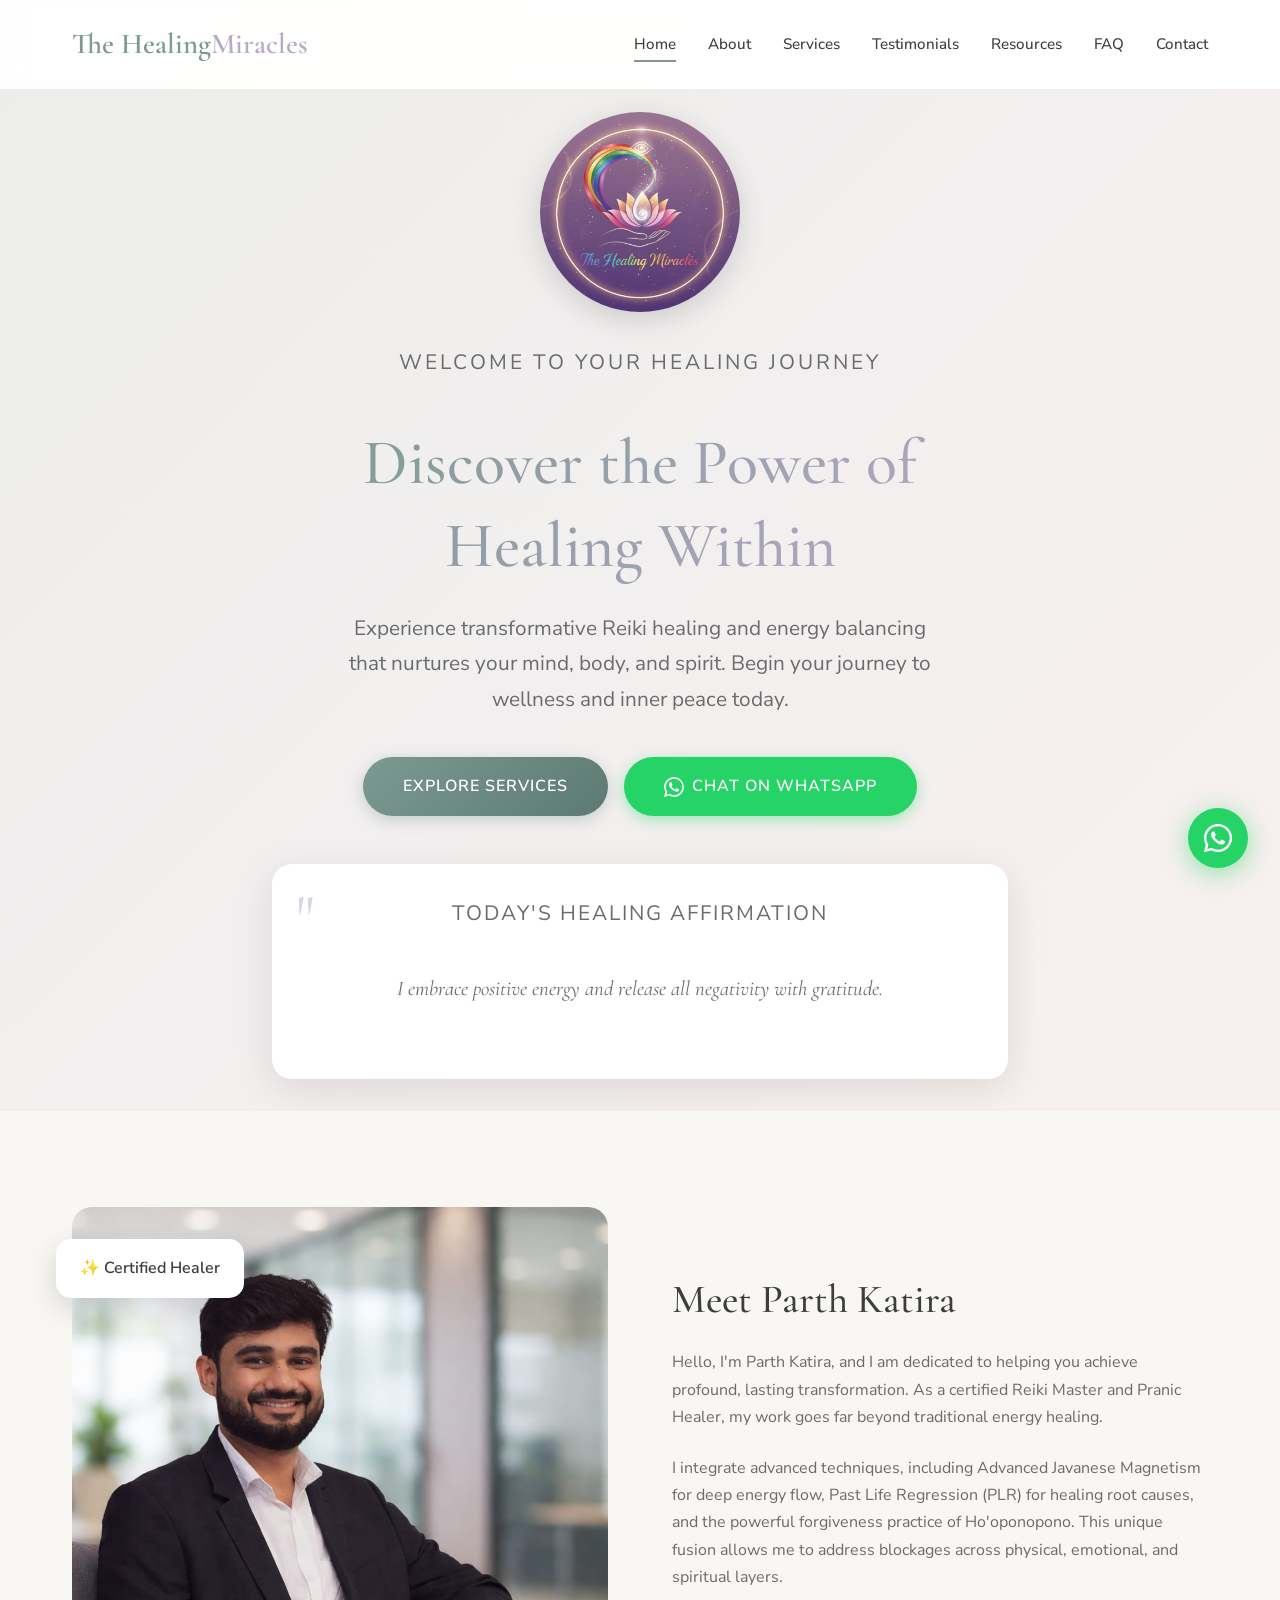
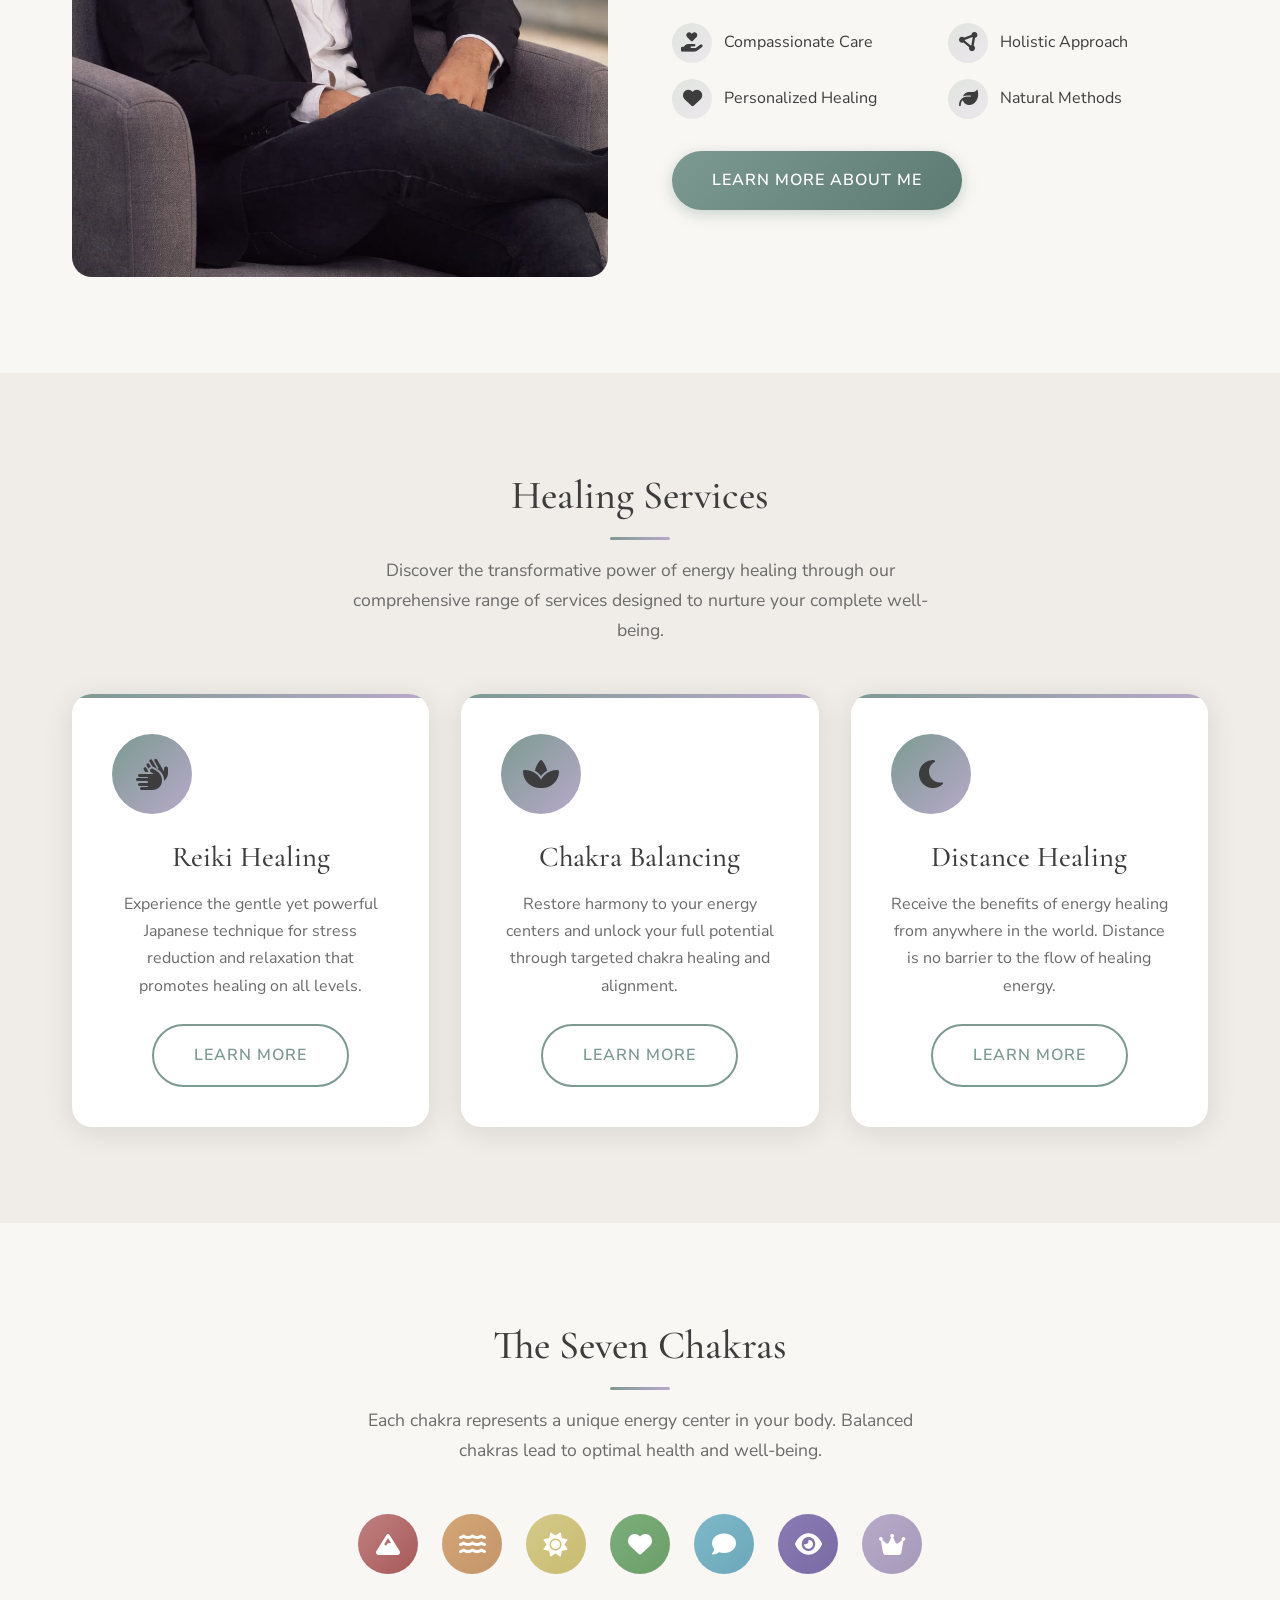
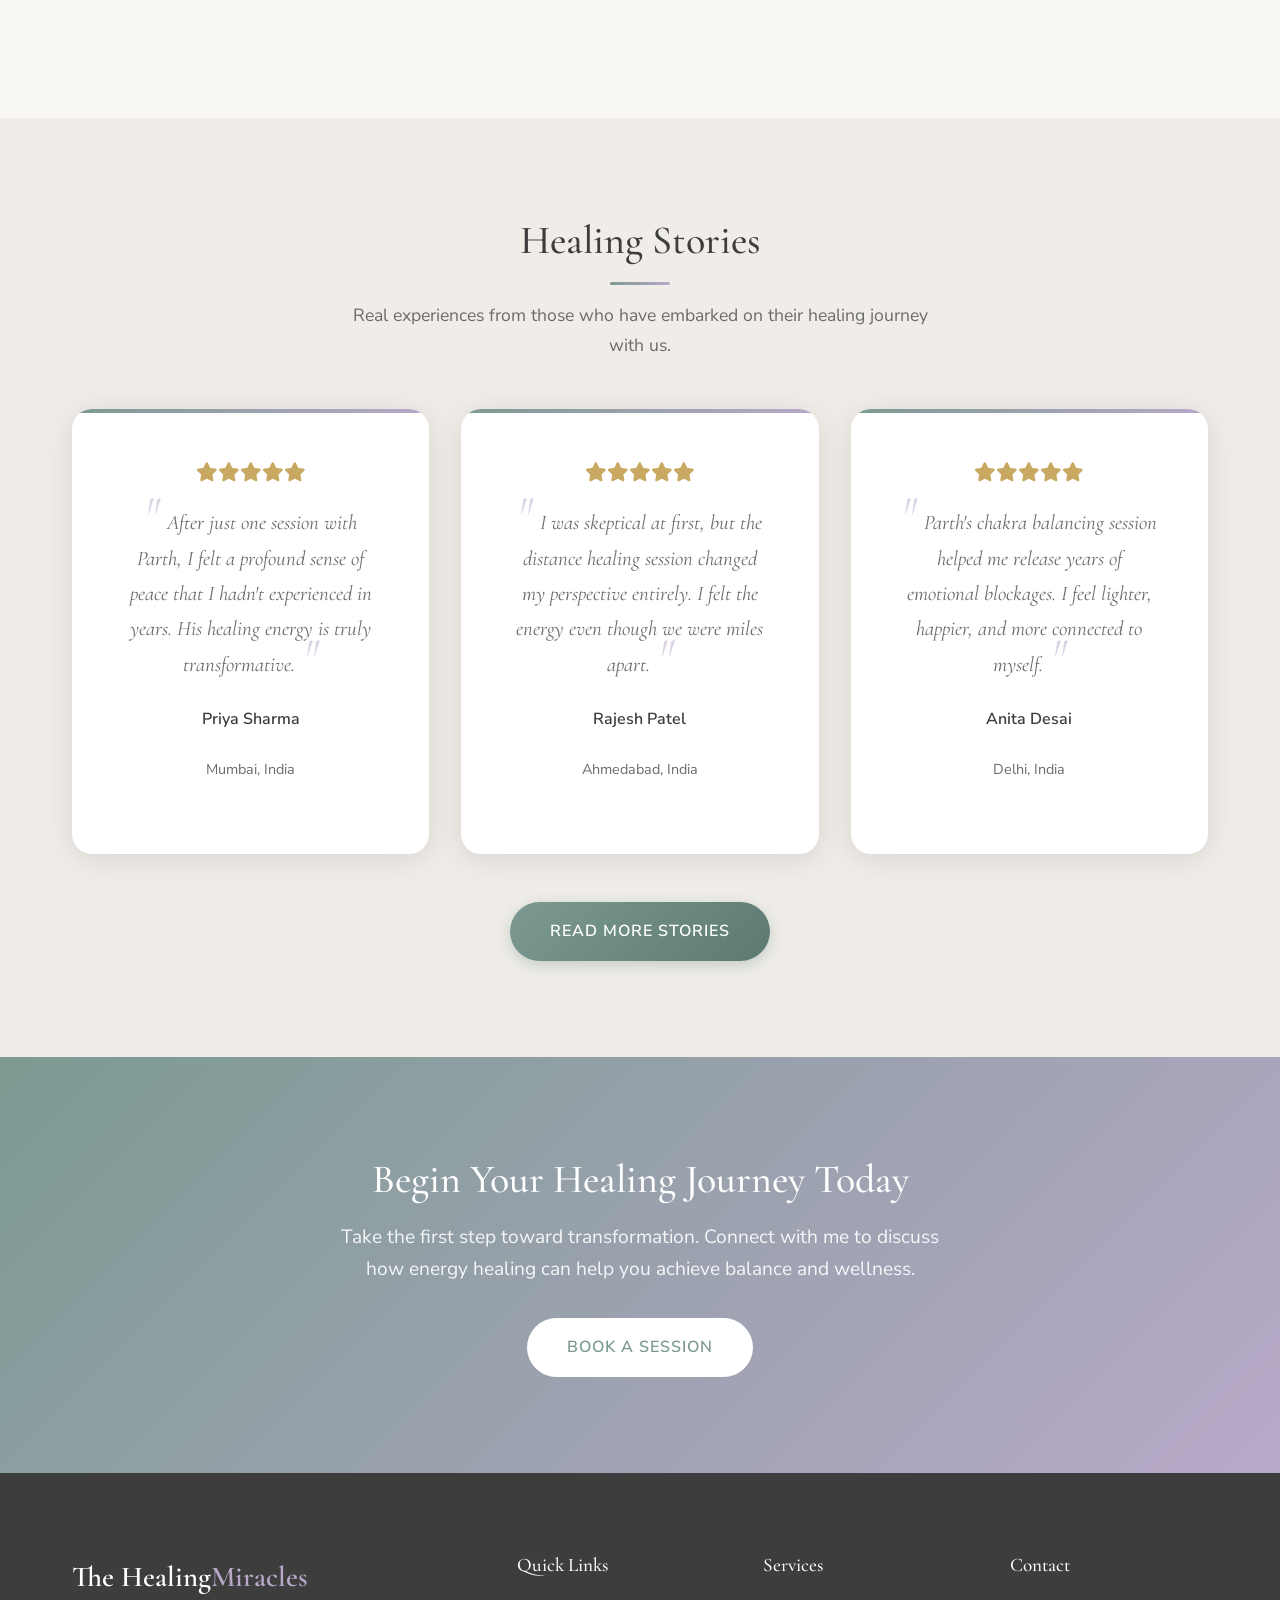
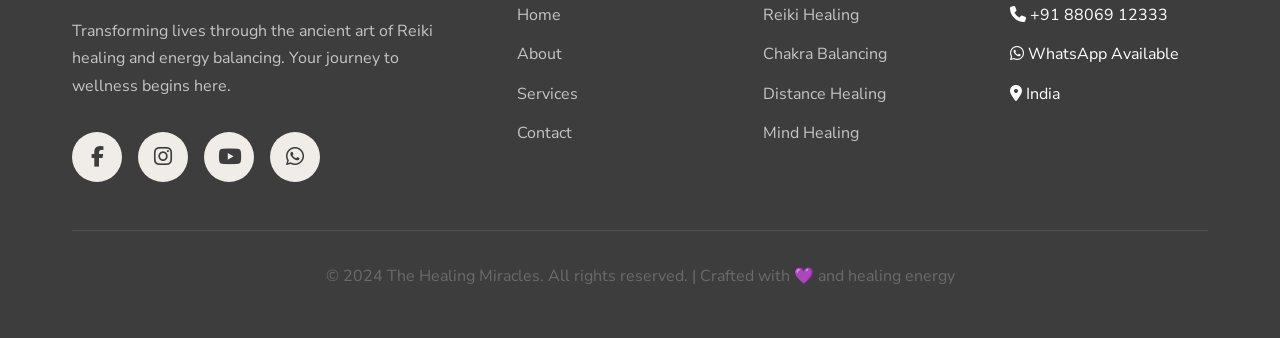
<file: index.html>
<!DOCTYPE html>
<html lang="en">
<head>
  <meta charset="UTF-8">
  <meta name="viewport" content="width=device-width, initial-scale=1.0">
  <meta name="description" content="The Healing Miracles - Professional Reiki healing and energy balancing by Parth Katira. Experience transformative healing for mind, body, and spirit.">
  <meta name="keywords" content="Reiki, healing, energy healing, chakra balancing, meditation, spiritual healing, Parth Katira">
  <meta name="author" content="Parth Katira">

  <!-- Open Graph -->
  <meta property="og:title" content="The Healing Miracles - Reiki & Energy Healing">
  <meta property="og:description" content="Transform your life through the power of Reiki and energy healing with Parth Katira.">
  <meta property="og:type" content="website">
  <meta property="og:url" content="https://thehealingmiracles.com">

  <title>The Healing Miracles | Reiki & Energy Healing by Parth Katira</title>

  <!-- Fonts -->
  <link rel="preconnect" href="https://fonts.googleapis.com">
  <link rel="preconnect" href="https://fonts.gstatic.com" crossorigin>
  <link href="https://fonts.googleapis.com/css2?family=Cormorant+Garamond:ital,wght@0,400;0,500;0,600;1,400&family=Nunito+Sans:wght@400;500;600;700&display=swap" rel="stylesheet">

  <!-- Font Awesome -->
  <link rel="stylesheet" href="https://cdnjs.cloudflare.com/ajax/libs/font-awesome/6.5.1/css/all.min.css">

  <!-- Styles -->
  <link rel="stylesheet" href="css/styles.css">

  <!-- Favicon -->
  <link rel="icon" href="data:image/svg+xml,<svg xmlns='http://www.w3.org/2000/svg' viewBox='0 0 100 100'><text y='.9em' font-size='90'>✨</text></svg>">
</head>
<body>
  <!-- Navigation -->
  <nav class="navbar">
    <div class="container">
      <a href="index.html" class="logo">The Healing<span>Miracles</span></a>
      <ul class="nav-links">
        <li><a href="index.html" class="active">Home</a></li>
        <li><a href="about.html">About</a></li>
        <li><a href="services.html">Services</a></li>
        <li><a href="testimonials.html">Testimonials</a></li>
        <li><a href="resources.html">Resources</a></li>
        <li><a href="faq.html">FAQ</a></li>
        <li><a href="contact.html">Contact</a></li>
      </ul>
      <div class="nav-toggle">
        <span></span>
        <span></span>
        <span></span>
      </div>
    </div>
  </nav>

  <!-- Hero Section -->
  <section class="hero">
    <div class="hero-content">
      <img src="images/logo.jpeg" alt="The Healing Miracles" style="width: 200px; border-radius: 50%; margin-bottom: 1.5rem; box-shadow: 0 8px 30px rgba(0,0,0,0.15);">
      <p class="hero-tagline">Welcome to Your Healing Journey</p>
      <h1>Discover the Power of Healing Within</h1>
      <p>Experience transformative Reiki healing and energy balancing that nurtures your mind, body, and spirit. Begin your journey to wellness and inner peace today.</p>
      <div class="hero-buttons">
        <a href="services.html" class="btn btn-primary">Explore Services</a>
        <a href="https://wa.me/918806912333?text=Hello!%20I%20am%20interested%20in%20learning%20more%20about%20your%20healing%20services." target="_blank" class="btn btn-whatsapp">
          <svg width="20" height="20" fill="currentColor" viewBox="0 0 24 24"><path d="M17.472 14.382c-.297-.149-1.758-.867-2.03-.967-.273-.099-.471-.148-.67.15-.197.297-.767.966-.94 1.164-.173.199-.347.223-.644.075-.297-.15-1.255-.463-2.39-1.475-.883-.788-1.48-1.761-1.653-2.059-.173-.297-.018-.458.13-.606.134-.133.298-.347.446-.52.149-.174.198-.298.298-.497.099-.198.05-.371-.025-.52-.075-.149-.669-1.612-.916-2.207-.242-.579-.487-.5-.669-.51-.173-.008-.371-.01-.57-.01-.198 0-.52.074-.792.372-.272.297-1.04 1.016-1.04 2.479 0 1.462 1.065 2.875 1.213 3.074.149.198 2.096 3.2 5.077 4.487.709.306 1.262.489 1.694.625.712.227 1.36.195 1.871.118.571-.085 1.758-.719 2.006-1.413.248-.694.248-1.289.173-1.413-.074-.124-.272-.198-.57-.347m-5.421 7.403h-.004a9.87 9.87 0 01-5.031-1.378l-.361-.214-3.741.982.998-3.648-.235-.374a9.86 9.86 0 01-1.51-5.26c.001-5.45 4.436-9.884 9.888-9.884 2.64 0 5.122 1.03 6.988 2.898a9.825 9.825 0 012.893 6.994c-.003 5.45-4.437 9.884-9.885 9.884m8.413-18.297A11.815 11.815 0 0012.05 0C5.495 0 .16 5.335.157 11.892c0 2.096.547 4.142 1.588 5.945L.057 24l6.305-1.654a11.882 11.882 0 005.683 1.448h.005c6.554 0 11.89-5.335 11.893-11.893a11.821 11.821 0 00-3.48-8.413z"/></svg>
          Chat on WhatsApp
        </a>
      </div>

      <!-- Daily Affirmation -->
      <div class="affirmation-box">
        <p class="affirmation-label">Today's Healing Affirmation</p>
        <p class="affirmation-text" id="affirmation-text">I am a channel for healing energy, and I radiate love and light.</p>
      </div>
    </div>
  </section>

  <!-- About Preview Section -->
  <section class="section">
    <div class="container">
      <div class="about-grid">
        <div class="about-image">
          <div class="about-image-placeholder" style="background: url('images/parth.jpeg') center/cover;">
          </div>
          <div class="floating-badge badge-certified">
            ✨ Certified Healer
          </div>
        </div>
        <div class="about-content fade-in">
          <h2>Meet Parth Katira</h2>
          <p>Hello, I'm Parth Katira, and I am dedicated to helping you achieve profound, lasting transformation. As a certified Reiki Master and Pranic Healer, my work goes far beyond traditional energy healing.</p>
          <p>I integrate advanced techniques, including Advanced Javanese Magnetism for deep energy flow, Past Life Regression (PLR) for healing root causes, and the powerful forgiveness practice of Ho'oponopono. This unique fusion allows me to address blockages across physical, emotional, and spiritual layers.</p>

          <div class="values-list">
            <div class="value-item">
              <div class="value-icon"><i class="fas fa-hand-holding-heart"></i></div>
              <span>Compassionate Care</span>
            </div>
            <div class="value-item">
              <div class="value-icon"><i class="fas fa-circle-nodes"></i></div>
              <span>Holistic Approach</span>
            </div>
            <div class="value-item">
              <div class="value-icon"><i class="fas fa-heart"></i></div>
              <span>Personalized Healing</span>
            </div>
            <div class="value-item">
              <div class="value-icon"><i class="fas fa-leaf"></i></div>
              <span>Natural Methods</span>
            </div>
          </div>

          <a href="about.html" class="btn btn-primary">Learn More About Me</a>
        </div>
      </div>
    </div>
  </section>

  <!-- Services Preview -->
  <section class="section section-alt">
    <div class="container">
      <h2 class="section-title">Healing Services</h2>
      <p class="section-subtitle">Discover the transformative power of energy healing through our comprehensive range of services designed to nurture your complete well-being.</p>

      <div class="card-grid">
        <div class="card service-card fade-in">
          <div class="card-icon"><i class="fas fa-hands"></i></div>
          <h3>Reiki Healing</h3>
          <p>Experience the gentle yet powerful Japanese technique for stress reduction and relaxation that promotes healing on all levels.</p>
          <a href="services.html" class="btn btn-secondary">Learn More</a>
        </div>

        <div class="card service-card fade-in">
          <div class="card-icon"><i class="fas fa-spa"></i></div>
          <h3>Chakra Balancing</h3>
          <p>Restore harmony to your energy centers and unlock your full potential through targeted chakra healing and alignment.</p>
          <a href="services.html" class="btn btn-secondary">Learn More</a>
        </div>

        <div class="card service-card fade-in">
          <div class="card-icon"><i class="fas fa-moon"></i></div>
          <h3>Distance Healing</h3>
          <p>Receive the benefits of energy healing from anywhere in the world. Distance is no barrier to the flow of healing energy.</p>
          <a href="services.html" class="btn btn-secondary">Learn More</a>
        </div>
      </div>
    </div>
  </section>

  <!-- Chakra Display -->
  <section class="section">
    <div class="container text-center">
      <h2 class="section-title">The Seven Chakras</h2>
      <p class="section-subtitle">Each chakra represents a unique energy center in your body. Balanced chakras lead to optimal health and well-being.</p>

      <div class="chakra-display">
        <div class="chakra chakra-root" data-chakra="root" title="Root Chakra - Grounding & Stability"><i class="fas fa-mountain"></i></div>
        <div class="chakra chakra-sacral" data-chakra="sacral" title="Sacral Chakra - Creativity & Emotions"><i class="fas fa-water"></i></div>
        <div class="chakra chakra-solar" data-chakra="solar" title="Solar Plexus - Personal Power"><i class="fas fa-sun"></i></div>
        <div class="chakra chakra-heart" data-chakra="heart" title="Heart Chakra - Love & Compassion"><i class="fas fa-heart"></i></div>
        <div class="chakra chakra-throat" data-chakra="throat" title="Throat Chakra - Communication"><i class="fas fa-comment"></i></div>
        <div class="chakra chakra-third-eye" data-chakra="third-eye" title="Third Eye - Intuition & Wisdom"><i class="fas fa-eye"></i></div>
        <div class="chakra chakra-crown" data-chakra="crown" title="Crown Chakra - Spiritual Connection"><i class="fas fa-crown"></i></div>
      </div>
    </div>
  </section>

  <!-- Testimonials Preview -->
  <section class="section section-alt">
    <div class="container">
      <h2 class="section-title">Healing Stories</h2>
      <p class="section-subtitle">Real experiences from those who have embarked on their healing journey with us.</p>

      <div class="card-grid">
        <div class="card testimonial-card fade-in">
          <div class="stars"><i class="fas fa-star"></i><i class="fas fa-star"></i><i class="fas fa-star"></i><i class="fas fa-star"></i><i class="fas fa-star"></i></div>
          <p class="testimonial-text">After just one session with Parth, I felt a profound sense of peace that I hadn't experienced in years. His healing energy is truly transformative.</p>
          <p class="testimonial-author">Priya Sharma</p>
          <p class="testimonial-location">Mumbai, India</p>
        </div>

        <div class="card testimonial-card fade-in">
          <div class="stars"><i class="fas fa-star"></i><i class="fas fa-star"></i><i class="fas fa-star"></i><i class="fas fa-star"></i><i class="fas fa-star"></i></div>
          <p class="testimonial-text">I was skeptical at first, but the distance healing session changed my perspective entirely. I felt the energy even though we were miles apart.</p>
          <p class="testimonial-author">Rajesh Patel</p>
          <p class="testimonial-location">Ahmedabad, India</p>
        </div>

        <div class="card testimonial-card fade-in">
          <div class="stars"><i class="fas fa-star"></i><i class="fas fa-star"></i><i class="fas fa-star"></i><i class="fas fa-star"></i><i class="fas fa-star"></i></div>
          <p class="testimonial-text">Parth's chakra balancing session helped me release years of emotional blockages. I feel lighter, happier, and more connected to myself.</p>
          <p class="testimonial-author">Anita Desai</p>
          <p class="testimonial-location">Delhi, India</p>
        </div>
      </div>

      <div class="text-center" style="margin-top: 3rem;">
        <a href="testimonials.html" class="btn btn-primary">Read More Stories</a>
      </div>
    </div>
  </section>

  <!-- CTA Section -->
  <section class="section" style="background: linear-gradient(135deg, var(--primary), var(--secondary)); color: white; text-align: center;">
    <div class="container">
      <h2 style="color: white; margin-bottom: 1rem;">Begin Your Healing Journey Today</h2>
      <p style="color: rgba(255,255,255,0.9); max-width: 600px; margin: 0 auto 2rem; font-size: 1.2rem;">Take the first step toward transformation. Connect with me to discuss how energy healing can help you achieve balance and wellness.</p>
      <a href="https://wa.me/918806912333?text=Hello!%20I%20would%20like%20to%20book%20a%20healing%20session." target="_blank" class="btn" style="background: white; color: var(--primary);">
        Book a Session
      </a>
    </div>
  </section>

  <!-- Footer -->
  <footer class="footer">
    <div class="container">
      <div class="footer-grid">
        <div class="footer-brand">
          <a href="index.html" class="logo">The Healing<span>Miracles</span></a>
          <p>Transforming lives through the ancient art of Reiki healing and energy balancing. Your journey to wellness begins here.</p>
          <div class="social-links">
            <a href="#" class="social-link" title="Facebook"><i class="fab fa-facebook-f"></i></a>
            <a href="#" class="social-link" title="Instagram"><i class="fab fa-instagram"></i></a>
            <a href="#" class="social-link" title="YouTube"><i class="fab fa-youtube"></i></a>
            <a href="https://wa.me/918806912333" class="social-link" title="WhatsApp"><i class="fab fa-whatsapp"></i></a>
          </div>
        </div>

        <div>
          <h4>Quick Links</h4>
          <ul class="footer-links">
            <li><a href="index.html">Home</a></li>
            <li><a href="about.html">About</a></li>
            <li><a href="services.html">Services</a></li>
            <li><a href="contact.html">Contact</a></li>
          </ul>
        </div>

        <div>
          <h4>Services</h4>
          <ul class="footer-links">
            <li><a href="services.html">Reiki Healing</a></li>
            <li><a href="services.html">Chakra Balancing</a></li>
            <li><a href="services.html">Distance Healing</a></li>
            <li><a href="services.html">Mind Healing</a></li>
          </ul>
        </div>

        <div>
          <h4>Contact</h4>
          <ul class="footer-links">
            <li><i class="fas fa-phone"></i> +91 88069 12333</li>
            <li><i class="fab fa-whatsapp"></i> WhatsApp Available</li>
            <li><i class="fas fa-map-marker-alt"></i> India</li>
          </ul>
        </div>
      </div>

      <div class="footer-bottom">
        <p>&copy; 2024 The Healing Miracles. All rights reserved. | Crafted with 💜 and healing energy</p>
      </div>
    </div>
  </footer>

  <!-- WhatsApp Floating Button -->
  <a href="https://wa.me/918806912333?text=Hello!%20I%20am%20interested%20in%20your%20healing%20services." target="_blank" class="whatsapp-float" title="Chat on WhatsApp">
    <i class="fab fa-whatsapp"></i>
  </a>

  <!-- Scripts -->
  <script src="js/main.js"></script>
</body>
</html>
</file>
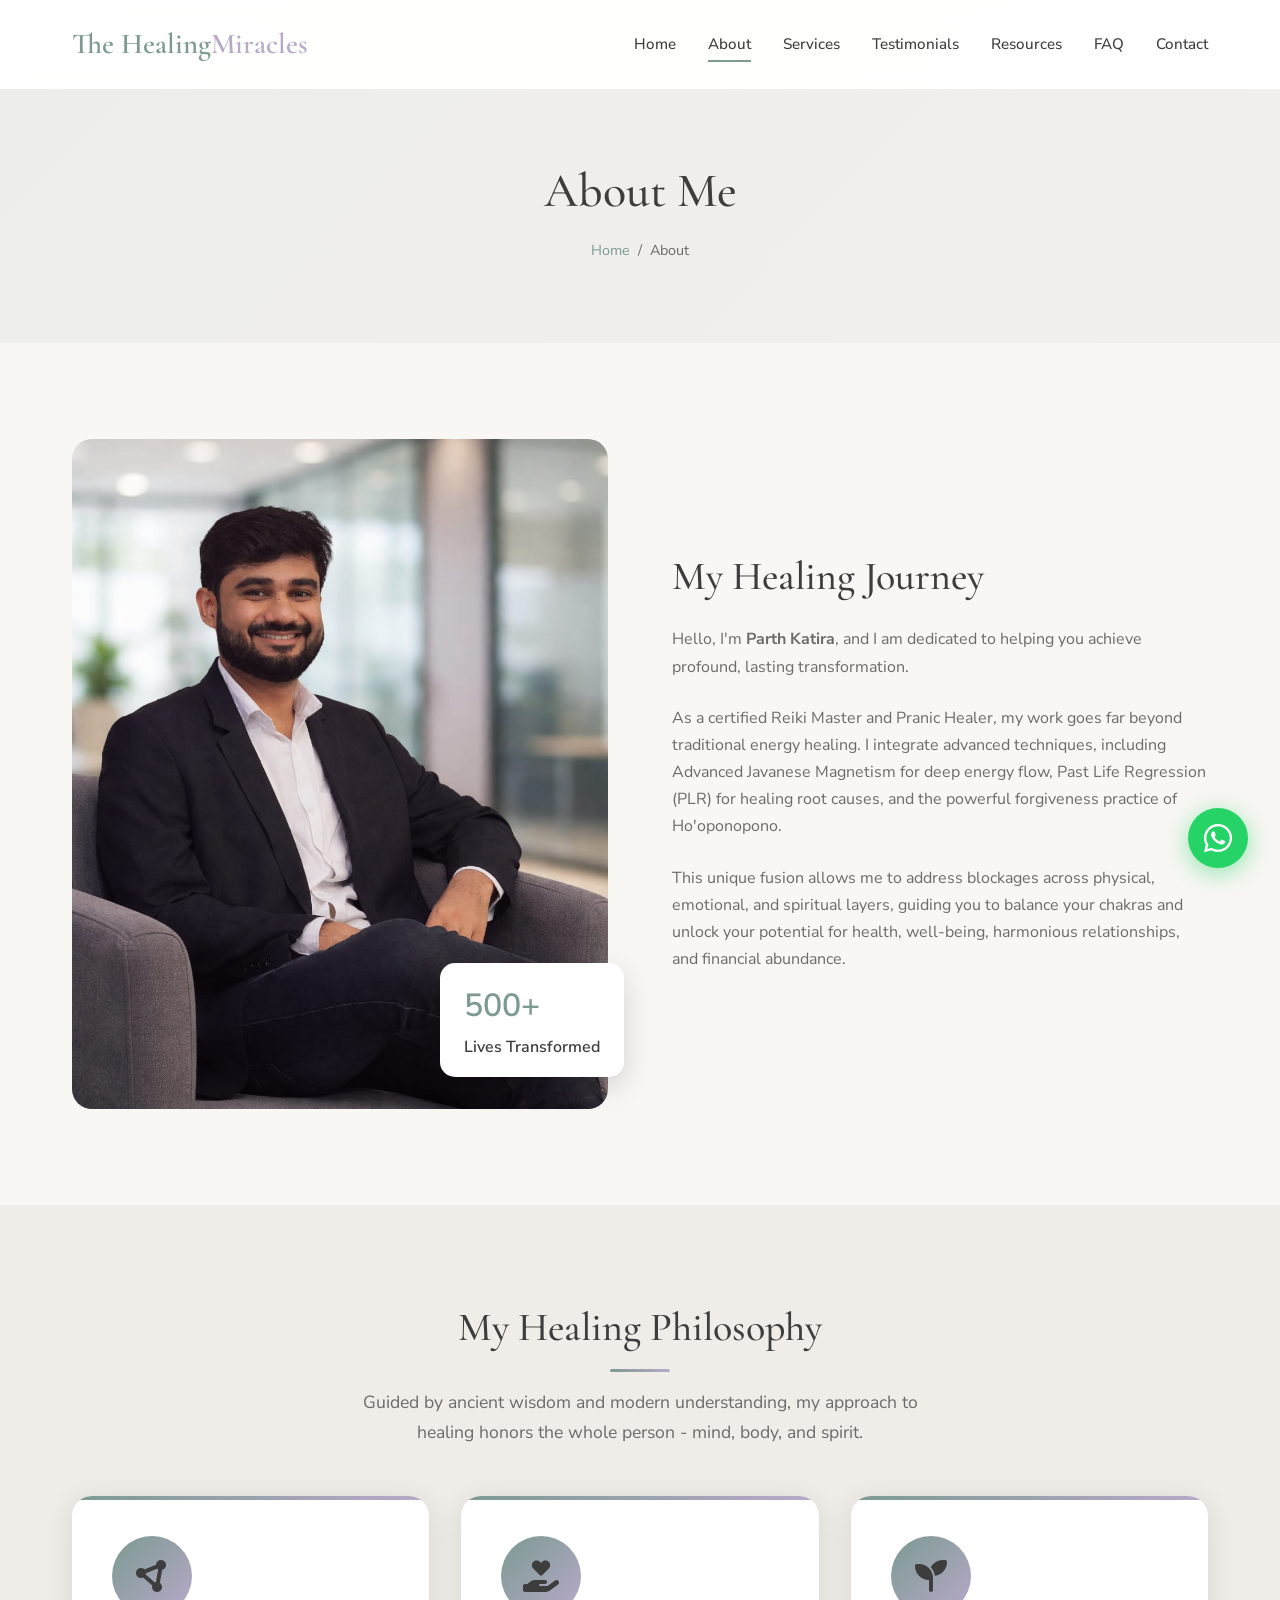
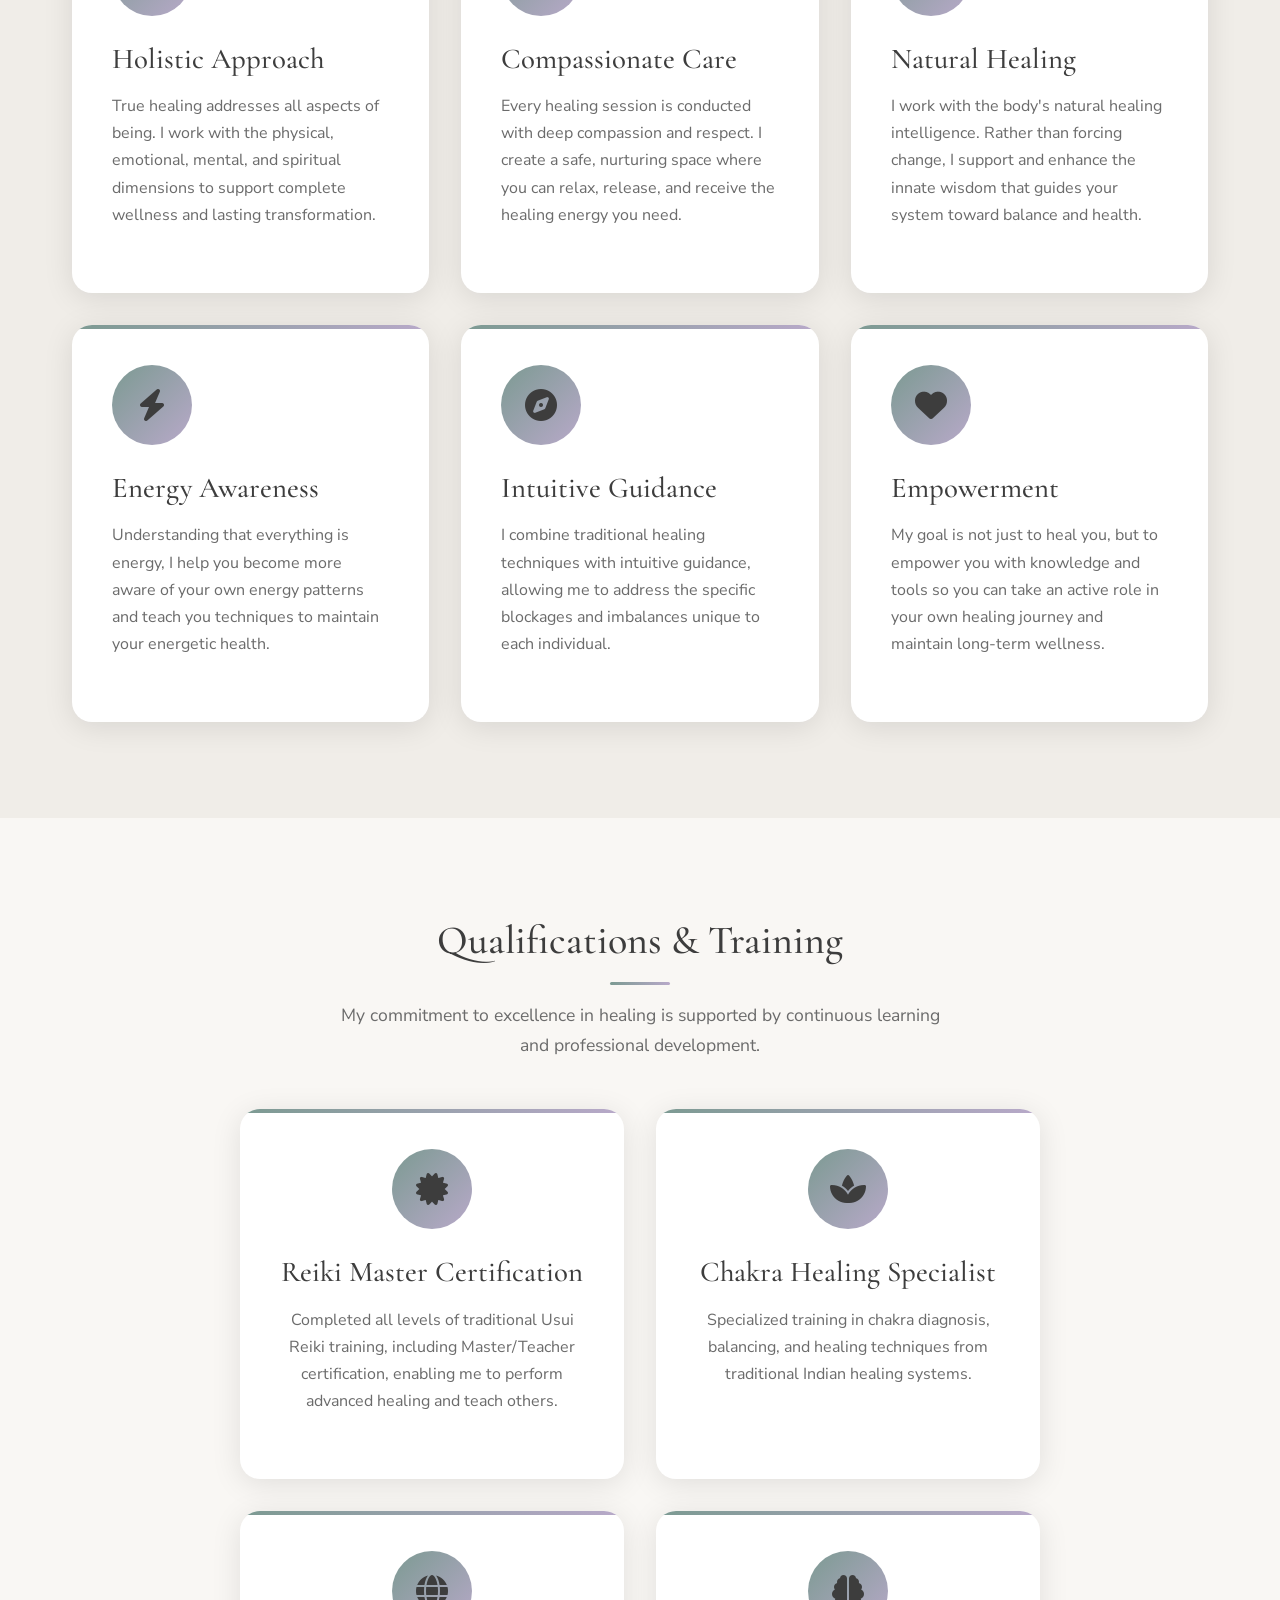
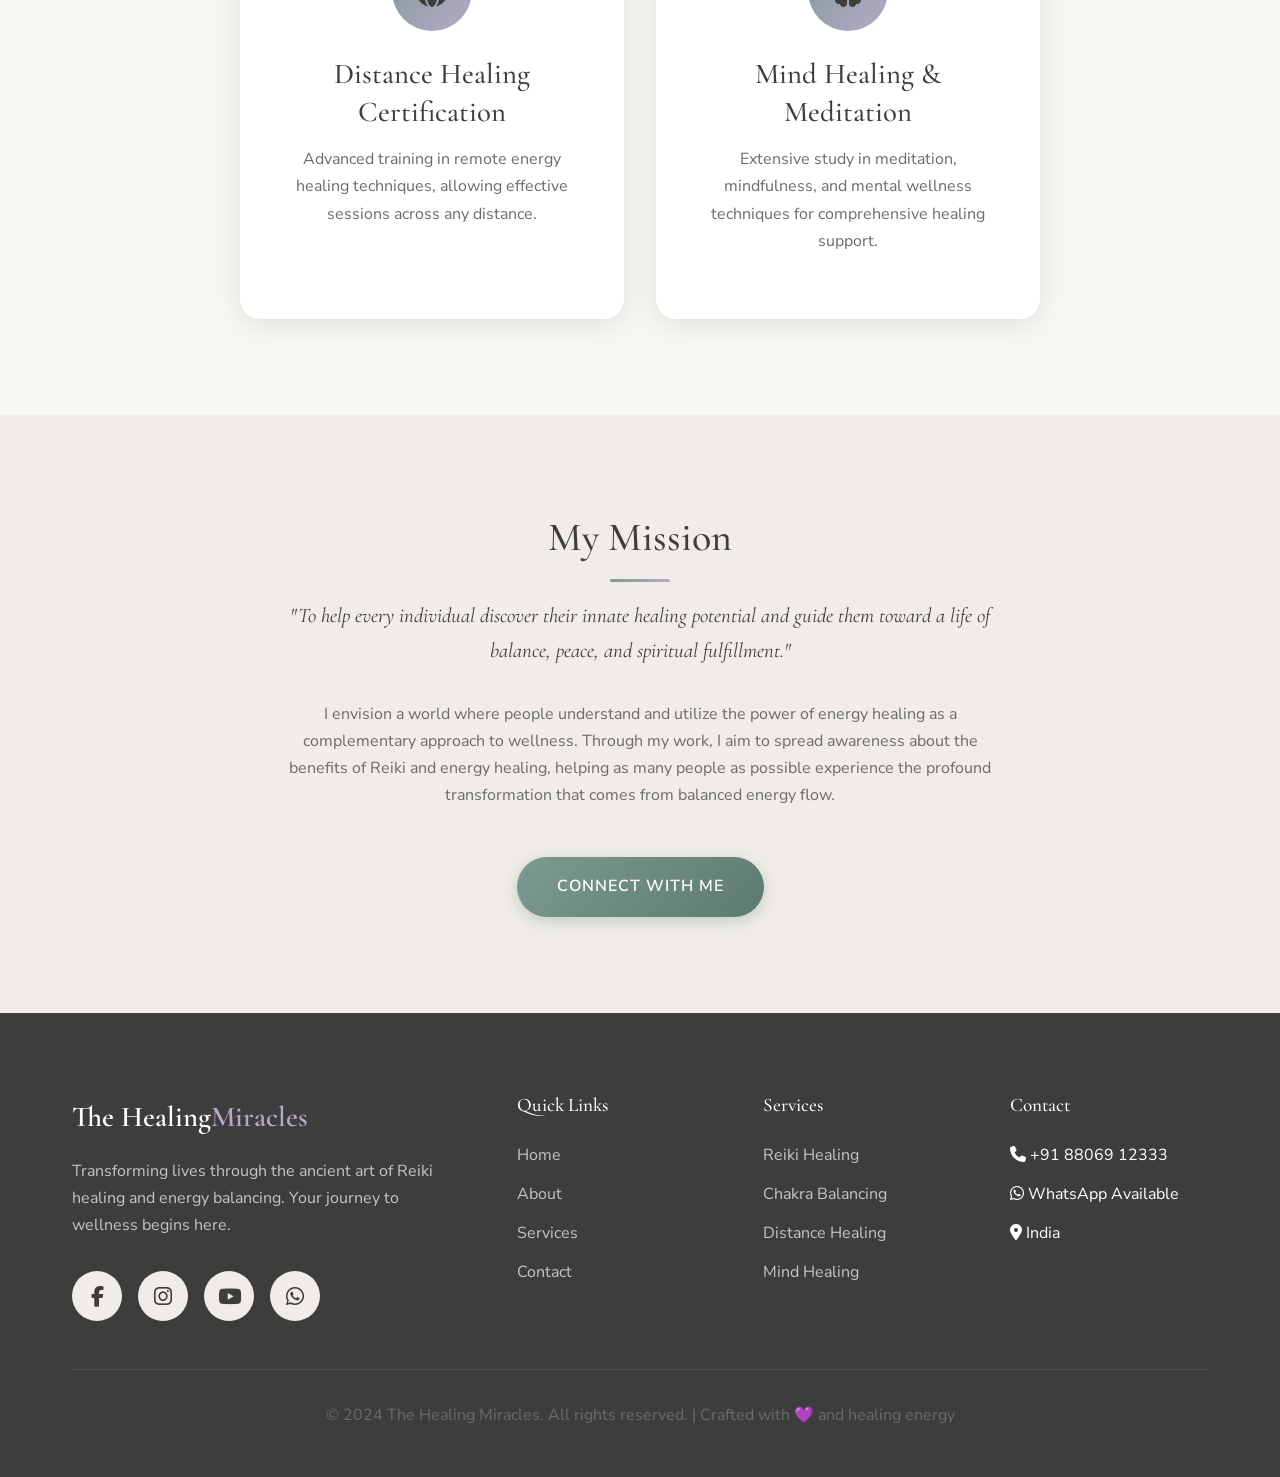
<file: about.html>
<!DOCTYPE html>
<html lang="en">
<head>
  <meta charset="UTF-8">
  <meta name="viewport" content="width=device-width, initial-scale=1.0">
  <meta name="description" content="Learn about Parth Katira - A dedicated Reiki practitioner and energy healer helping others discover their inner healing potential.">
  <title>About Parth Katira | The Healing Miracles</title>

  <!-- Fonts -->
  <link rel="preconnect" href="https://fonts.googleapis.com">
  <link rel="preconnect" href="https://fonts.gstatic.com" crossorigin>
  <link href="https://fonts.googleapis.com/css2?family=Cormorant+Garamond:ital,wght@0,400;0,500;0,600;1,400&family=Nunito+Sans:wght@400;500;600;700&display=swap" rel="stylesheet">

  <!-- Font Awesome -->
  <link rel="stylesheet" href="https://cdnjs.cloudflare.com/ajax/libs/font-awesome/6.5.1/css/all.min.css">

  <link rel="stylesheet" href="css/styles.css">
  <link rel="icon" href="data:image/svg+xml,<svg xmlns='http://www.w3.org/2000/svg' viewBox='0 0 100 100'><text y='.9em' font-size='90'>✨</text></svg>">
</head>
<body>
  <!-- Navigation -->
  <nav class="navbar">
    <div class="container">
      <a href="index.html" class="logo">The Healing<span>Miracles</span></a>
      <ul class="nav-links">
        <li><a href="index.html">Home</a></li>
        <li><a href="about.html" class="active">About</a></li>
        <li><a href="services.html">Services</a></li>
        <li><a href="testimonials.html">Testimonials</a></li>
        <li><a href="resources.html">Resources</a></li>
        <li><a href="faq.html">FAQ</a></li>
        <li><a href="contact.html">Contact</a></li>
      </ul>
      <div class="nav-toggle">
        <span></span>
        <span></span>
        <span></span>
      </div>
    </div>
  </nav>

  <!-- Page Header -->
  <header class="page-header">
    <div class="container">
      <h1>About Me</h1>
      <div class="breadcrumb">
        <a href="index.html">Home</a>
        <span>/</span>
        <span>About</span>
      </div>
    </div>
  </header>

  <!-- About Section -->
  <section class="section">
    <div class="container">
      <div class="about-grid">
        <div class="about-image">
          <div class="about-image-placeholder" style="background: url('images/parth.jpeg') center/cover;"></div>
          <div class="floating-badge badge-experience">
            <span style="color: var(--primary); font-size: 2rem;">500+</span><br>
            Lives Transformed
          </div>
        </div>
        <div class="about-content fade-in">
          <h2>My Healing Journey</h2>
          <p>Hello, I'm <strong>Parth Katira</strong>, and I am dedicated to helping you achieve profound, lasting transformation.</p>

          <p>As a certified Reiki Master and Pranic Healer, my work goes far beyond traditional energy healing. I integrate advanced techniques, including Advanced Javanese Magnetism for deep energy flow, Past Life Regression (PLR) for healing root causes, and the powerful forgiveness practice of Ho'oponopono.</p>

          <p>This unique fusion allows me to address blockages across physical, emotional, and spiritual layers, guiding you to balance your chakras and unlock your potential for health, well-being, harmonious relationships, and financial abundance.</p>
        </div>
      </div>
    </div>
  </section>

  <!-- Philosophy Section -->
  <section class="section section-alt">
    <div class="container">
      <h2 class="section-title">My Healing Philosophy</h2>
      <p class="section-subtitle">Guided by ancient wisdom and modern understanding, my approach to healing honors the whole person - mind, body, and spirit.</p>

      <div class="card-grid">
        <div class="card fade-in">
          <div class="card-icon"><i class="fas fa-circle-nodes"></i></div>
          <h3>Holistic Approach</h3>
          <p>True healing addresses all aspects of being. I work with the physical, emotional, mental, and spiritual dimensions to support complete wellness and lasting transformation.</p>
        </div>

        <div class="card fade-in">
          <div class="card-icon"><i class="fas fa-hand-holding-heart"></i></div>
          <h3>Compassionate Care</h3>
          <p>Every healing session is conducted with deep compassion and respect. I create a safe, nurturing space where you can relax, release, and receive the healing energy you need.</p>
        </div>

        <div class="card fade-in">
          <div class="card-icon"><i class="fas fa-seedling"></i></div>
          <h3>Natural Healing</h3>
          <p>I work with the body's natural healing intelligence. Rather than forcing change, I support and enhance the innate wisdom that guides your system toward balance and health.</p>
        </div>

        <div class="card fade-in">
          <div class="card-icon"><i class="fas fa-bolt"></i></div>
          <h3>Energy Awareness</h3>
          <p>Understanding that everything is energy, I help you become more aware of your own energy patterns and teach you techniques to maintain your energetic health.</p>
        </div>

        <div class="card fade-in">
          <div class="card-icon"><i class="fas fa-compass"></i></div>
          <h3>Intuitive Guidance</h3>
          <p>I combine traditional healing techniques with intuitive guidance, allowing me to address the specific blockages and imbalances unique to each individual.</p>
        </div>

        <div class="card fade-in">
          <div class="card-icon"><i class="fas fa-heart"></i></div>
          <h3>Empowerment</h3>
          <p>My goal is not just to heal you, but to empower you with knowledge and tools so you can take an active role in your own healing journey and maintain long-term wellness.</p>
        </div>
      </div>
    </div>
  </section>

  <!-- Qualifications Section -->
  <section class="section">
    <div class="container">
      <h2 class="section-title">Qualifications & Training</h2>
      <p class="section-subtitle">My commitment to excellence in healing is supported by continuous learning and professional development.</p>

      <div class="card-grid" style="max-width: 800px; margin: 0 auto;">
        <div class="card fade-in" style="text-align: center;">
          <div class="card-icon" style="margin: 0 auto 1.5rem;"><i class="fas fa-certificate"></i></div>
          <h3>Reiki Master Certification</h3>
          <p>Completed all levels of traditional Usui Reiki training, including Master/Teacher certification, enabling me to perform advanced healing and teach others.</p>
        </div>

        <div class="card fade-in" style="text-align: center;">
          <div class="card-icon" style="margin: 0 auto 1.5rem;"><i class="fas fa-spa"></i></div>
          <h3>Chakra Healing Specialist</h3>
          <p>Specialized training in chakra diagnosis, balancing, and healing techniques from traditional Indian healing systems.</p>
        </div>

        <div class="card fade-in" style="text-align: center;">
          <div class="card-icon" style="margin: 0 auto 1.5rem;"><i class="fas fa-globe"></i></div>
          <h3>Distance Healing Certification</h3>
          <p>Advanced training in remote energy healing techniques, allowing effective sessions across any distance.</p>
        </div>

        <div class="card fade-in" style="text-align: center;">
          <div class="card-icon" style="margin: 0 auto 1.5rem;"><i class="fas fa-brain"></i></div>
          <h3>Mind Healing & Meditation</h3>
          <p>Extensive study in meditation, mindfulness, and mental wellness techniques for comprehensive healing support.</p>
        </div>
      </div>
    </div>
  </section>

  <!-- Mission Section -->
  <section class="section section-alt">
    <div class="container" style="text-align: center; max-width: 800px;">
      <h2 class="section-title">My Mission</h2>
      <p style="font-size: 1.3rem; font-family: var(--font-primary); font-style: italic; color: var(--text); margin-bottom: 2rem;">
        "To help every individual discover their innate healing potential and guide them toward a life of balance, peace, and spiritual fulfillment."
      </p>
      <p>I envision a world where people understand and utilize the power of energy healing as a complementary approach to wellness. Through my work, I aim to spread awareness about the benefits of Reiki and energy healing, helping as many people as possible experience the profound transformation that comes from balanced energy flow.</p>

      <div style="margin-top: 3rem;">
        <a href="contact.html" class="btn btn-primary">Connect With Me</a>
      </div>
    </div>
  </section>

  <!-- Footer -->
  <footer class="footer">
    <div class="container">
      <div class="footer-grid">
        <div class="footer-brand">
          <a href="index.html" class="logo">The Healing<span>Miracles</span></a>
          <p>Transforming lives through the ancient art of Reiki healing and energy balancing. Your journey to wellness begins here.</p>
          <div class="social-links">
            <a href="#" class="social-link" title="Facebook"><i class="fab fa-facebook-f"></i></a>
            <a href="#" class="social-link" title="Instagram"><i class="fab fa-instagram"></i></a>
            <a href="#" class="social-link" title="YouTube"><i class="fab fa-youtube"></i></a>
            <a href="https://wa.me/918806912333" class="social-link" title="WhatsApp"><i class="fab fa-whatsapp"></i></a>
          </div>
        </div>

        <div>
          <h4>Quick Links</h4>
          <ul class="footer-links">
            <li><a href="index.html">Home</a></li>
            <li><a href="about.html">About</a></li>
            <li><a href="services.html">Services</a></li>
            <li><a href="contact.html">Contact</a></li>
          </ul>
        </div>

        <div>
          <h4>Services</h4>
          <ul class="footer-links">
            <li><a href="services.html">Reiki Healing</a></li>
            <li><a href="services.html">Chakra Balancing</a></li>
            <li><a href="services.html">Distance Healing</a></li>
            <li><a href="services.html">Mind Healing</a></li>
          </ul>
        </div>

        <div>
          <h4>Contact</h4>
          <ul class="footer-links">
            <li><i class="fas fa-phone"></i> +91 88069 12333</li>
            <li><i class="fab fa-whatsapp"></i> WhatsApp Available</li>
            <li><i class="fas fa-map-marker-alt"></i> India</li>
          </ul>
        </div>
      </div>

      <div class="footer-bottom">
        <p>&copy; 2024 The Healing Miracles. All rights reserved. | Crafted with 💜 and healing energy</p>
      </div>
    </div>
  </footer>

  <!-- WhatsApp Floating Button -->
  <a href="https://wa.me/918806912333?text=Hello!%20I%20am%20interested%20in%20your%20healing%20services." target="_blank" class="whatsapp-float" title="Chat on WhatsApp">
    <i class="fab fa-whatsapp"></i>
  </a>

  <script src="js/main.js"></script>
</body>
</html>
</file>
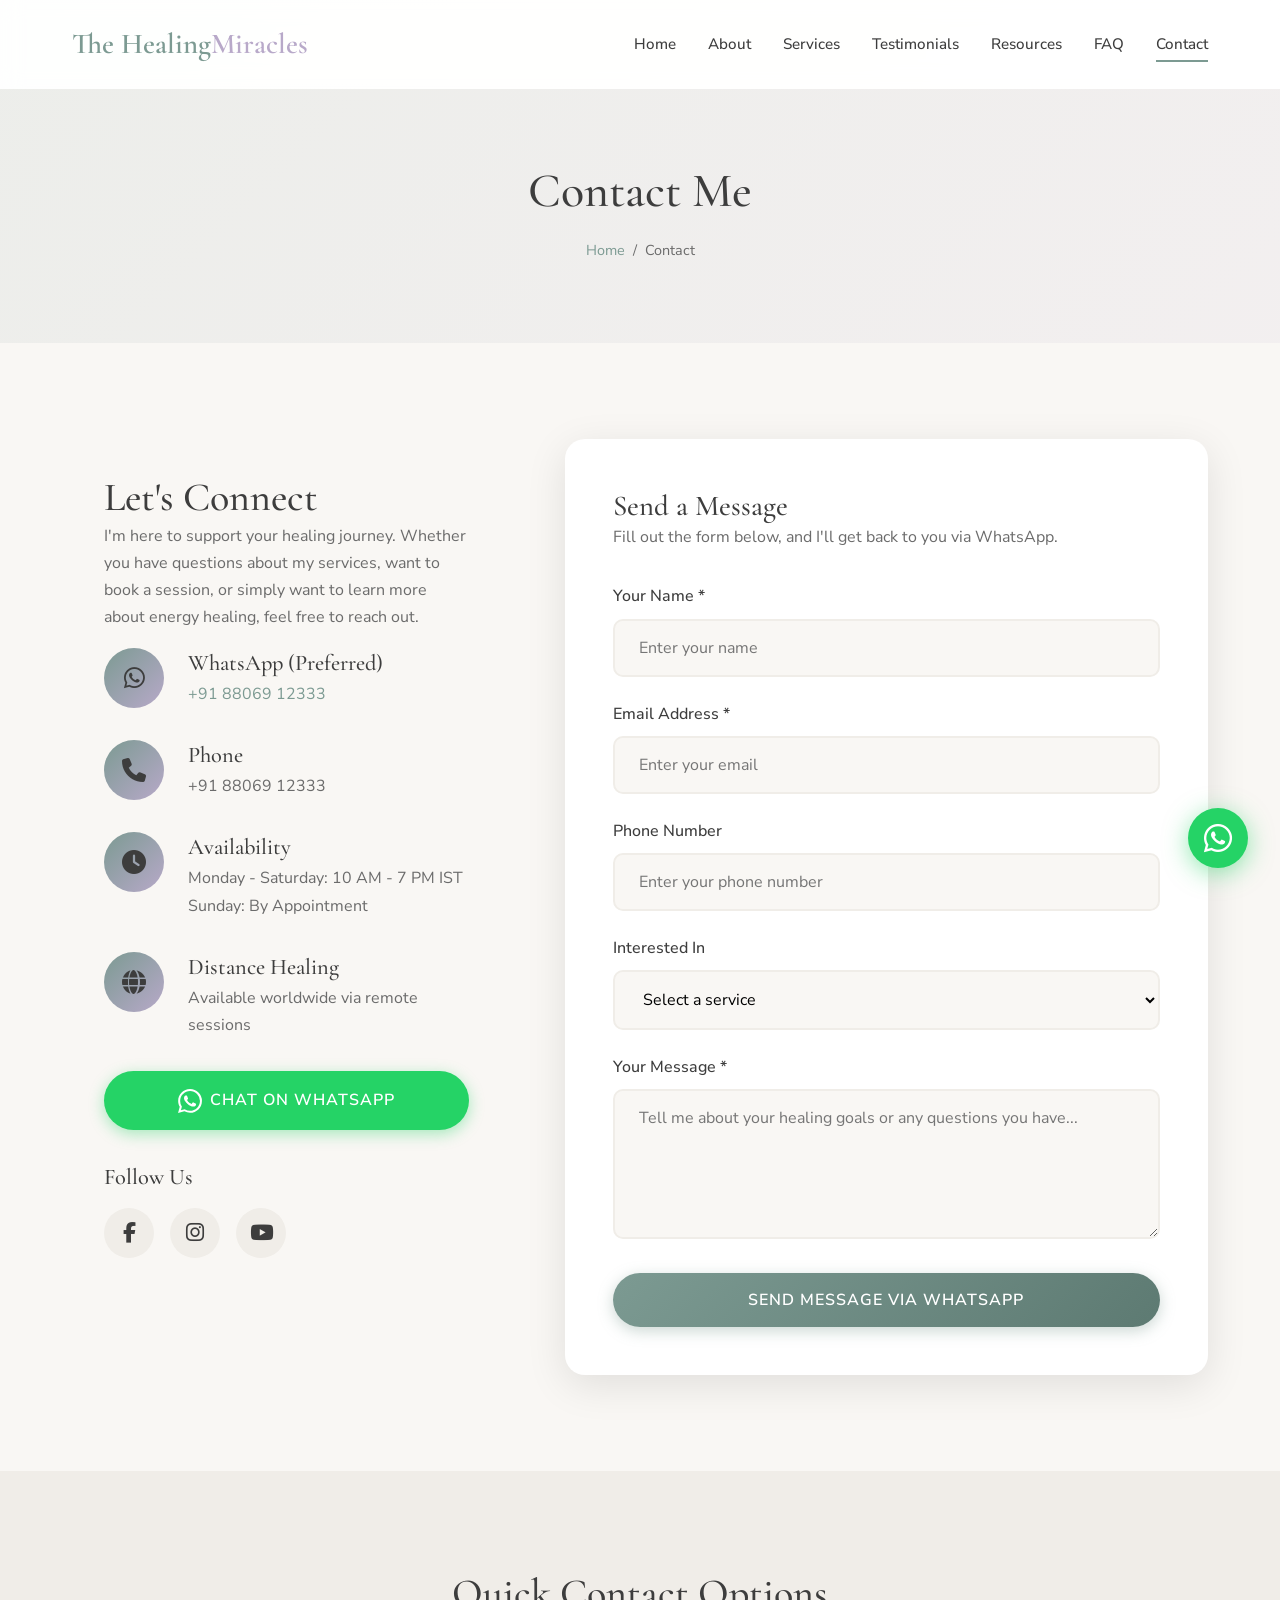
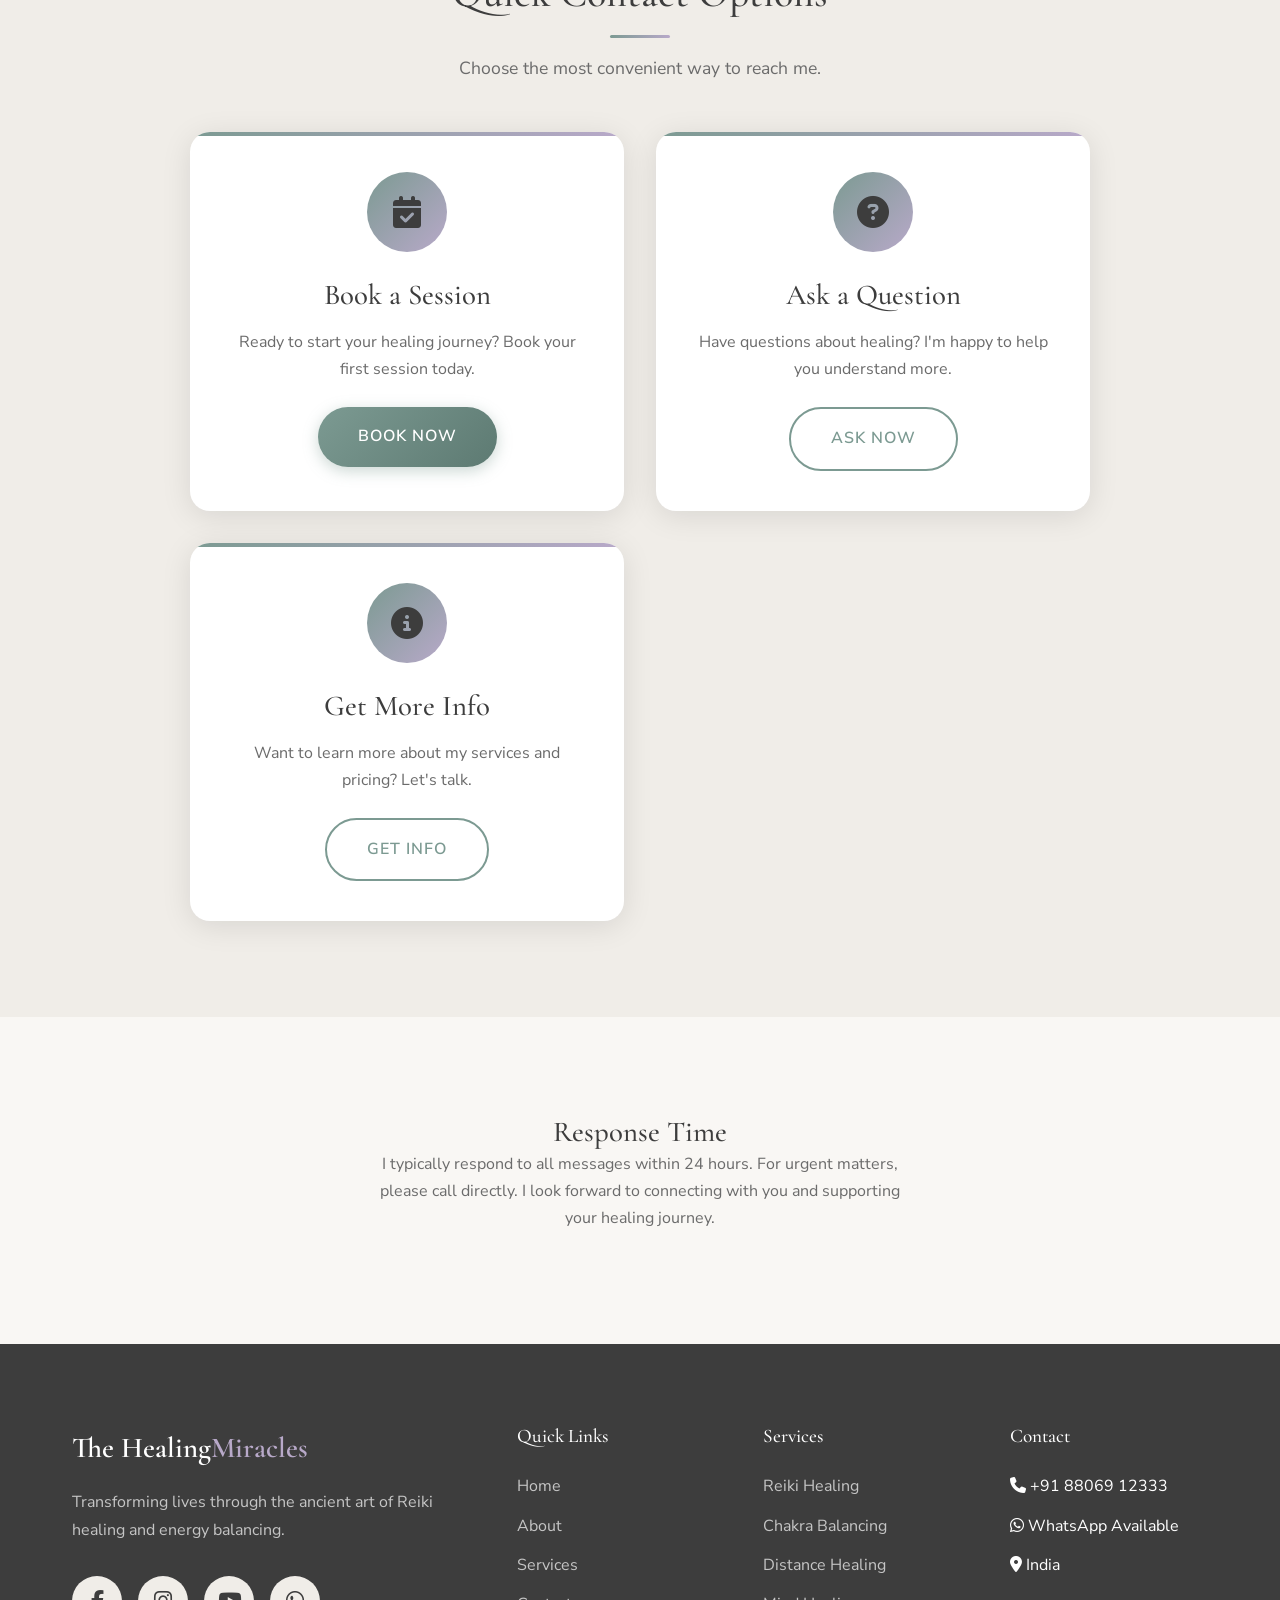
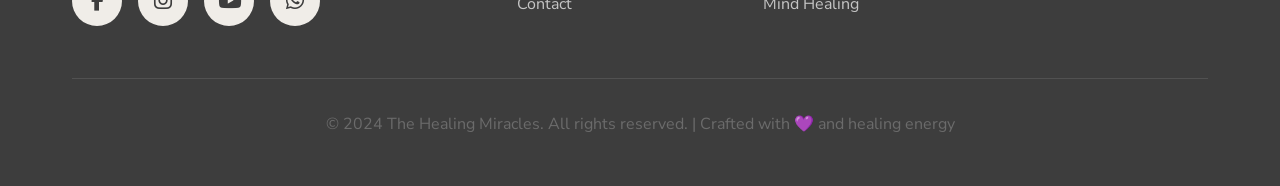
<file: contact.html>
<!DOCTYPE html>
<html lang="en">
<head>
  <meta charset="UTF-8">
  <meta name="viewport" content="width=device-width, initial-scale=1.0">
  <meta name="description" content="Contact Parth Katira for Reiki healing and energy healing sessions. Book your appointment via WhatsApp.">
  <title>Contact | The Healing Miracles</title>

  <link rel="preconnect" href="https://fonts.googleapis.com">
  <link rel="preconnect" href="https://fonts.gstatic.com" crossorigin>
  <link href="https://fonts.googleapis.com/css2?family=Cormorant+Garamond:ital,wght@0,400;0,500;0,600;1,400&family=Nunito+Sans:wght@400;500;600;700&display=swap" rel="stylesheet">

  <!-- Font Awesome -->
  <link rel="stylesheet" href="https://cdnjs.cloudflare.com/ajax/libs/font-awesome/6.5.1/css/all.min.css">

  <link rel="stylesheet" href="css/styles.css">
  <link rel="icon" href="data:image/svg+xml,<svg xmlns='http://www.w3.org/2000/svg' viewBox='0 0 100 100'><text y='.9em' font-size='90'>✨</text></svg>">
</head>
<body>
  <!-- Navigation -->
  <nav class="navbar">
    <div class="container">
      <a href="index.html" class="logo">The Healing<span>Miracles</span></a>
      <ul class="nav-links">
        <li><a href="index.html">Home</a></li>
        <li><a href="about.html">About</a></li>
        <li><a href="services.html">Services</a></li>
        <li><a href="testimonials.html">Testimonials</a></li>
        <li><a href="resources.html">Resources</a></li>
        <li><a href="faq.html">FAQ</a></li>
        <li><a href="contact.html" class="active">Contact</a></li>
      </ul>
      <div class="nav-toggle">
        <span></span>
        <span></span>
        <span></span>
      </div>
    </div>
  </nav>

  <!-- Page Header -->
  <header class="page-header">
    <div class="container">
      <h1>Contact Me</h1>
      <div class="breadcrumb">
        <a href="index.html">Home</a>
        <span>/</span>
        <span>Contact</span>
      </div>
    </div>
  </header>

  <!-- Contact Section -->
  <section class="section">
    <div class="container">
      <div class="contact-grid">
        <!-- Contact Info -->
        <div class="contact-info fade-in">
          <h2>Let's Connect</h2>
          <p>I'm here to support your healing journey. Whether you have questions about my services, want to book a session, or simply want to learn more about energy healing, feel free to reach out.</p>

          <div class="contact-item">
            <div class="contact-icon"><i class="fab fa-whatsapp"></i></div>
            <div class="contact-text">
              <h4>WhatsApp (Preferred)</h4>
              <p><a href="https://wa.me/918806912333">+91 88069 12333</a></p>
            </div>
          </div>

          <div class="contact-item">
            <div class="contact-icon"><i class="fas fa-phone"></i></div>
            <div class="contact-text">
              <h4>Phone</h4>
              <p>+91 88069 12333</p>
            </div>
          </div>

          <div class="contact-item">
            <div class="contact-icon"><i class="fas fa-clock"></i></div>
            <div class="contact-text">
              <h4>Availability</h4>
              <p>Monday - Saturday: 10 AM - 7 PM IST<br>Sunday: By Appointment</p>
            </div>
          </div>

          <div class="contact-item">
            <div class="contact-icon"><i class="fas fa-globe"></i></div>
            <div class="contact-text">
              <h4>Distance Healing</h4>
              <p>Available worldwide via remote sessions</p>
            </div>
          </div>

          <!-- WhatsApp CTA Button -->
          <div style="margin-top: 2rem;">
            <a href="https://wa.me/918806912333?text=Hello!%20I%20would%20like%20to%20book%20a%20healing%20session." target="_blank" class="btn btn-whatsapp" style="width: 100%; justify-content: center;">
              <svg width="24" height="24" fill="currentColor" viewBox="0 0 24 24"><path d="M17.472 14.382c-.297-.149-1.758-.867-2.03-.967-.273-.099-.471-.148-.67.15-.197.297-.767.966-.94 1.164-.173.199-.347.223-.644.075-.297-.15-1.255-.463-2.39-1.475-.883-.788-1.48-1.761-1.653-2.059-.173-.297-.018-.458.13-.606.134-.133.298-.347.446-.52.149-.174.198-.298.298-.497.099-.198.05-.371-.025-.52-.075-.149-.669-1.612-.916-2.207-.242-.579-.487-.5-.669-.51-.173-.008-.371-.01-.57-.01-.198 0-.52.074-.792.372-.272.297-1.04 1.016-1.04 2.479 0 1.462 1.065 2.875 1.213 3.074.149.198 2.096 3.2 5.077 4.487.709.306 1.262.489 1.694.625.712.227 1.36.195 1.871.118.571-.085 1.758-.719 2.006-1.413.248-.694.248-1.289.173-1.413-.074-.124-.272-.198-.57-.347m-5.421 7.403h-.004a9.87 9.87 0 01-5.031-1.378l-.361-.214-3.741.982.998-3.648-.235-.374a9.86 9.86 0 01-1.51-5.26c.001-5.45 4.436-9.884 9.888-9.884 2.64 0 5.122 1.03 6.988 2.898a9.825 9.825 0 012.893 6.994c-.003 5.45-4.437 9.884-9.885 9.884m8.413-18.297A11.815 11.815 0 0012.05 0C5.495 0 .16 5.335.157 11.892c0 2.096.547 4.142 1.588 5.945L.057 24l6.305-1.654a11.882 11.882 0 005.683 1.448h.005c6.554 0 11.89-5.335 11.893-11.893a11.821 11.821 0 00-3.48-8.413z"/></svg>
              Chat on WhatsApp
            </a>
          </div>

          <!-- Social Links -->
          <div style="margin-top: 2rem;">
            <h4>Follow Us</h4>
            <div class="social-links" style="margin-top: 1rem;">
              <a href="#" class="social-link" title="Facebook"><i class="fab fa-facebook-f"></i></a>
              <a href="#" class="social-link" title="Instagram"><i class="fab fa-instagram"></i></a>
              <a href="#" class="social-link" title="YouTube"><i class="fab fa-youtube"></i></a>
            </div>
          </div>
        </div>

        <!-- Contact Form -->
        <div class="contact-form fade-in">
          <h3>Send a Message</h3>
          <p style="margin-bottom: 2rem; color: var(--text-light);">Fill out the form below, and I'll get back to you via WhatsApp.</p>

          <form id="contact-form">
            <div class="form-group">
              <label for="name">Your Name *</label>
              <input type="text" id="name" name="name" placeholder="Enter your name" required>
            </div>

            <div class="form-group">
              <label for="email">Email Address *</label>
              <input type="email" id="email" name="email" placeholder="Enter your email" required>
            </div>

            <div class="form-group">
              <label for="phone">Phone Number</label>
              <input type="tel" id="phone" name="phone" placeholder="Enter your phone number">
            </div>

            <div class="form-group">
              <label for="service">Interested In</label>
              <select id="service" name="service">
                <option value="">Select a service</option>
                <option value="Reiki Healing">Reiki Healing</option>
                <option value="Chakra Balancing">Chakra Balancing</option>
                <option value="Distance Healing">Distance Healing</option>
                <option value="Mind Healing">Mind Healing</option>
                <option value="Energy Cleansing">Energy Cleansing</option>
                <option value="General Inquiry">General Inquiry</option>
              </select>
            </div>

            <div class="form-group">
              <label for="message">Your Message *</label>
              <textarea id="message" name="message" placeholder="Tell me about your healing goals or any questions you have..." required></textarea>
            </div>

            <button type="submit" class="btn btn-primary" style="width: 100%;">
              Send Message via WhatsApp
            </button>
          </form>
        </div>
      </div>
    </div>
  </section>

  <!-- Quick Contact Options -->
  <section class="section section-alt">
    <div class="container">
      <h2 class="section-title">Quick Contact Options</h2>
      <p class="section-subtitle">Choose the most convenient way to reach me.</p>

      <div class="card-grid" style="max-width: 900px; margin: 0 auto;">
        <div class="card fade-in" style="text-align: center;">
          <div class="card-icon" style="margin: 0 auto 1.5rem;"><i class="fas fa-calendar-check"></i></div>
          <h3>Book a Session</h3>
          <p>Ready to start your healing journey? Book your first session today.</p>
          <a href="https://wa.me/918806912333?text=Hello!%20I%20would%20like%20to%20book%20a%20healing%20session.%20Please%20share%20available%20slots." target="_blank" class="btn btn-primary">Book Now</a>
        </div>

        <div class="card fade-in" style="text-align: center;">
          <div class="card-icon" style="margin: 0 auto 1.5rem;"><i class="fas fa-question-circle"></i></div>
          <h3>Ask a Question</h3>
          <p>Have questions about healing? I'm happy to help you understand more.</p>
          <a href="https://wa.me/918806912333?text=Hello!%20I%20have%20a%20question%20about%20healing." target="_blank" class="btn btn-secondary">Ask Now</a>
        </div>

        <div class="card fade-in" style="text-align: center;">
          <div class="card-icon" style="margin: 0 auto 1.5rem;"><i class="fas fa-info-circle"></i></div>
          <h3>Get More Info</h3>
          <p>Want to learn more about my services and pricing? Let's talk.</p>
          <a href="https://wa.me/918806912333?text=Hello!%20I%20would%20like%20more%20information%20about%20your%20services%20and%20pricing." target="_blank" class="btn btn-secondary">Get Info</a>
        </div>
      </div>
    </div>
  </section>

  <!-- Response Time Notice -->
  <section class="section">
    <div class="container text-center" style="max-width: 600px;">
      <h3>Response Time</h3>
      <p>I typically respond to all messages within 24 hours. For urgent matters, please call directly. I look forward to connecting with you and supporting your healing journey.</p>
    </div>
  </section>

  <!-- Footer -->
  <footer class="footer">
    <div class="container">
      <div class="footer-grid">
        <div class="footer-brand">
          <a href="index.html" class="logo">The Healing<span>Miracles</span></a>
          <p>Transforming lives through the ancient art of Reiki healing and energy balancing.</p>
          <div class="social-links">
            <a href="#" class="social-link" title="Facebook"><i class="fab fa-facebook-f"></i></a>
            <a href="#" class="social-link" title="Instagram"><i class="fab fa-instagram"></i></a>
            <a href="#" class="social-link" title="YouTube"><i class="fab fa-youtube"></i></a>
            <a href="https://wa.me/918806912333" class="social-link" title="WhatsApp"><i class="fab fa-whatsapp"></i></a>
          </div>
        </div>

        <div>
          <h4>Quick Links</h4>
          <ul class="footer-links">
            <li><a href="index.html">Home</a></li>
            <li><a href="about.html">About</a></li>
            <li><a href="services.html">Services</a></li>
            <li><a href="contact.html">Contact</a></li>
          </ul>
        </div>

        <div>
          <h4>Services</h4>
          <ul class="footer-links">
            <li><a href="services.html">Reiki Healing</a></li>
            <li><a href="services.html">Chakra Balancing</a></li>
            <li><a href="services.html">Distance Healing</a></li>
            <li><a href="services.html">Mind Healing</a></li>
          </ul>
        </div>

        <div>
          <h4>Contact</h4>
          <ul class="footer-links">
            <li><i class="fas fa-phone"></i> +91 88069 12333</li>
            <li><i class="fab fa-whatsapp"></i> WhatsApp Available</li>
            <li><i class="fas fa-map-marker-alt"></i> India</li>
          </ul>
        </div>
      </div>

      <div class="footer-bottom">
        <p>&copy; 2024 The Healing Miracles. All rights reserved. | Crafted with 💜 and healing energy</p>
      </div>
    </div>
  </footer>

  <!-- WhatsApp Floating Button -->
  <a href="https://wa.me/918806912333?text=Hello!%20I%20am%20interested%20in%20your%20healing%20services." target="_blank" class="whatsapp-float" title="Chat on WhatsApp">
    <i class="fab fa-whatsapp"></i>
  </a>

  <script src="js/main.js"></script>
</body>
</html>
</file>
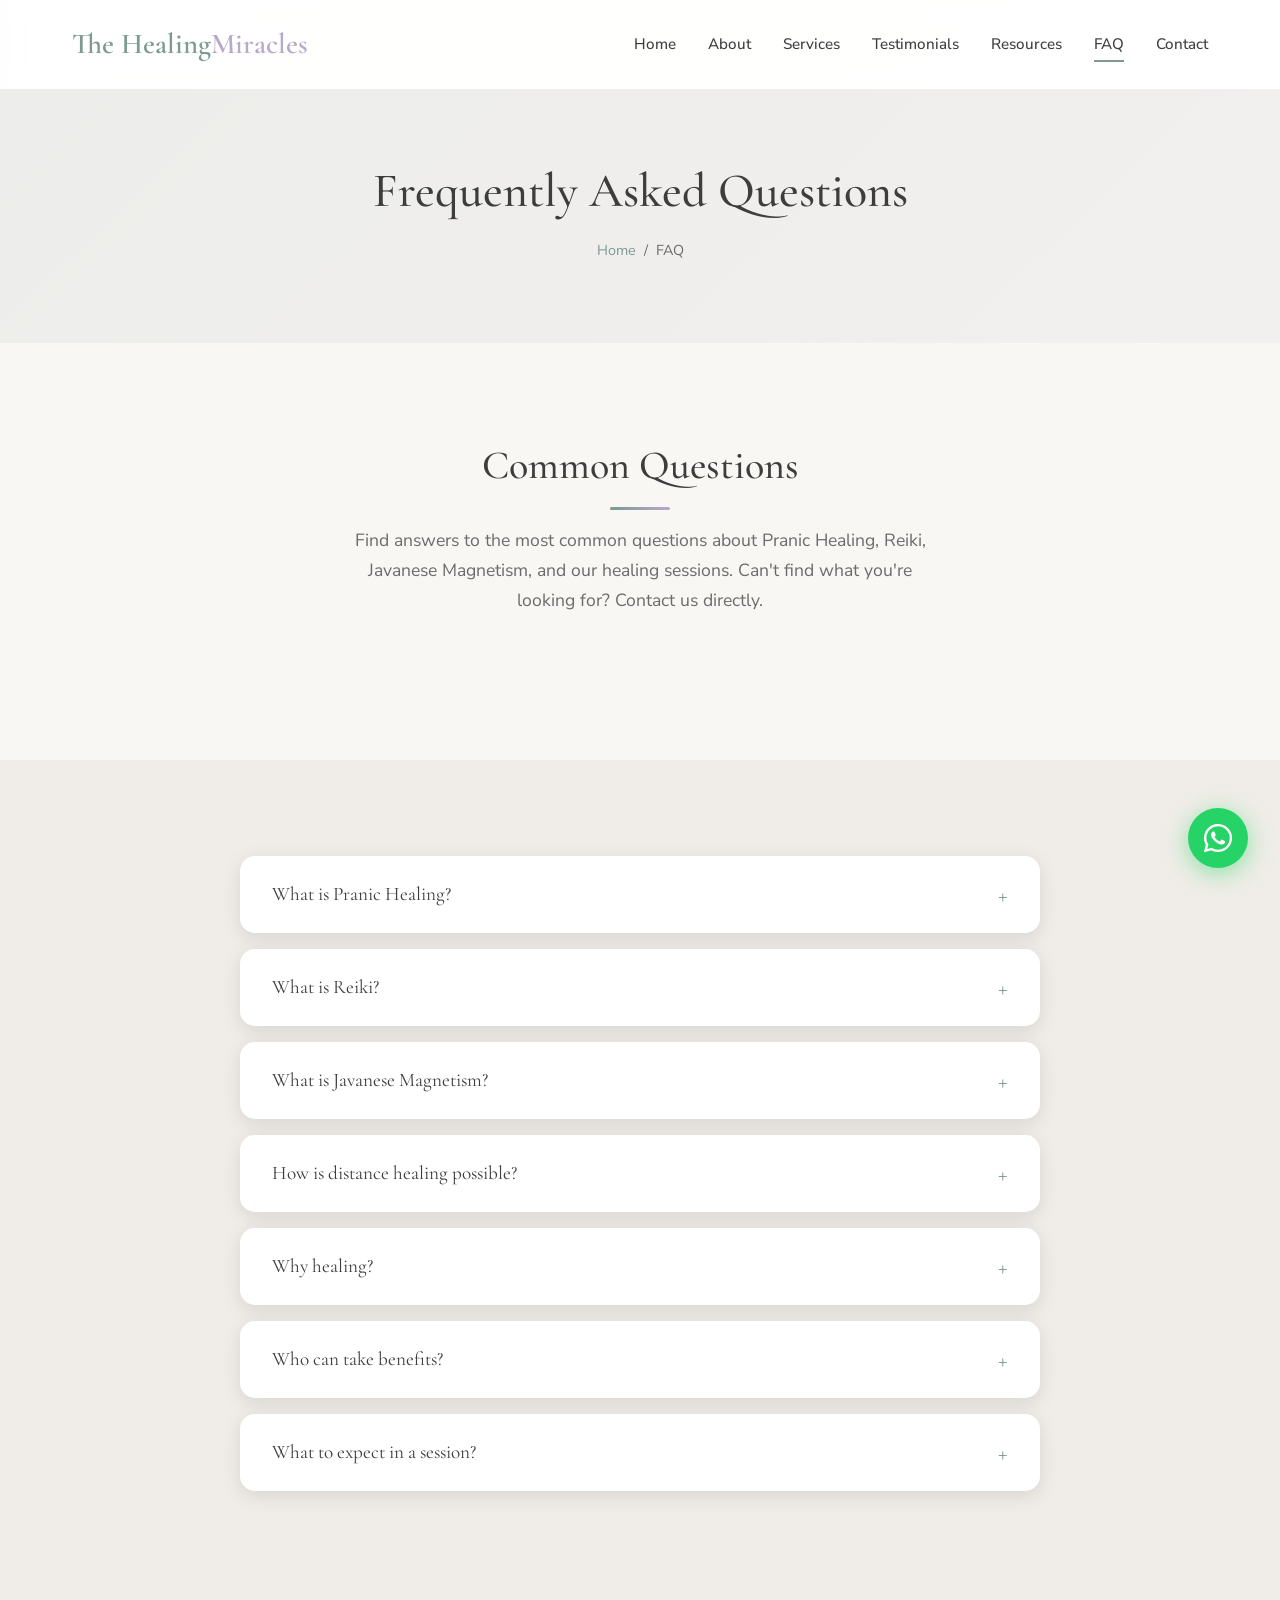
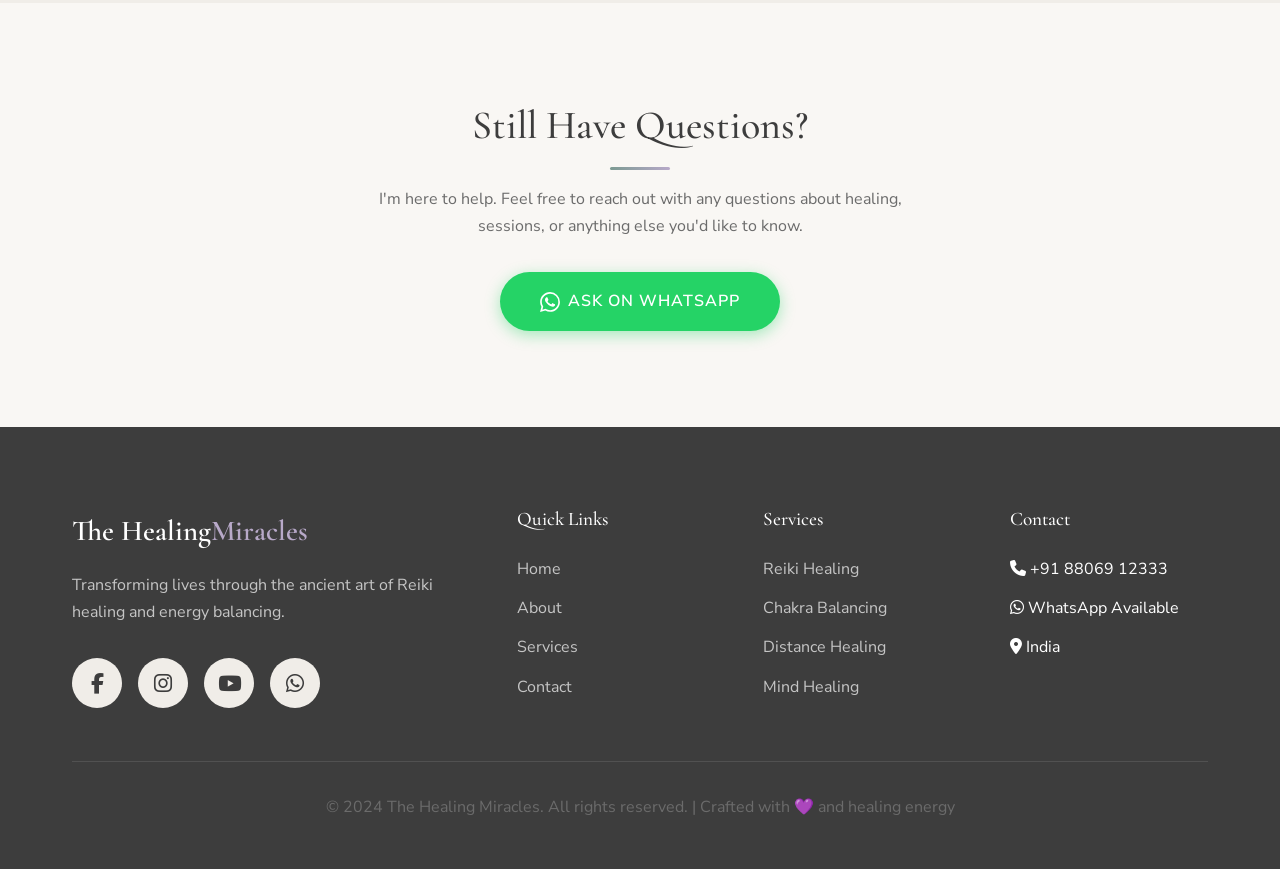
<file: faq.html>
<!DOCTYPE html>
<html lang="en">
<head>
  <meta charset="UTF-8">
  <meta name="viewport" content="width=device-width, initial-scale=1.0">
  <meta name="description" content="Frequently asked questions about Pranic Healing, Reiki, Javanese Magnetism, distance healing, and sessions with Parth Katira.">
  <title>FAQ - Frequently Asked Questions | The Healing Miracles</title>

  <link rel="preconnect" href="https://fonts.googleapis.com">
  <link rel="preconnect" href="https://fonts.gstatic.com" crossorigin>
  <link href="https://fonts.googleapis.com/css2?family=Cormorant+Garamond:ital,wght@0,400;0,500;0,600;1,400&family=Nunito+Sans:wght@400;500;600;700&display=swap" rel="stylesheet">

  <!-- Font Awesome -->
  <link rel="stylesheet" href="https://cdnjs.cloudflare.com/ajax/libs/font-awesome/6.5.1/css/all.min.css">

  <link rel="stylesheet" href="css/styles.css">
  <link rel="icon" href="data:image/svg+xml,<svg xmlns='http://www.w3.org/2000/svg' viewBox='0 0 100 100'><text y='.9em' font-size='90'>✨</text></svg>">
</head>
<body>
  <!-- Navigation -->
  <nav class="navbar">
    <div class="container">
      <a href="index.html" class="logo">The Healing<span>Miracles</span></a>
      <ul class="nav-links">
        <li><a href="index.html">Home</a></li>
        <li><a href="about.html">About</a></li>
        <li><a href="services.html">Services</a></li>
        <li><a href="testimonials.html">Testimonials</a></li>
        <li><a href="resources.html">Resources</a></li>
        <li><a href="faq.html" class="active">FAQ</a></li>
        <li><a href="contact.html">Contact</a></li>
      </ul>
      <div class="nav-toggle">
        <span></span>
        <span></span>
        <span></span>
      </div>
    </div>
  </nav>

  <!-- Page Header -->
  <header class="page-header">
    <div class="container">
      <h1>Frequently Asked Questions</h1>
      <div class="breadcrumb">
        <a href="index.html">Home</a>
        <span>/</span>
        <span>FAQ</span>
      </div>
    </div>
  </header>

  <!-- Introduction -->
  <section class="section">
    <div class="container text-center">
      <h2 class="section-title">Common Questions</h2>
      <p class="section-subtitle">Find answers to the most common questions about Pranic Healing, Reiki, Javanese Magnetism, and our healing sessions. Can't find what you're looking for? Contact us directly.</p>
    </div>
  </section>

  <!-- FAQ Section -->
  <section class="section section-alt">
    <div class="container">
      <div class="faq-list">
        <div class="faq-item fade-in">
          <button class="faq-question">
            What is Pranic Healing?
            <span class="faq-icon">+</span>
          </button>
          <div class="faq-answer">
            <div class="faq-answer-content">
              <p>Pranic Healing is an energy healing system that uses prana (life force) to accelerate the body's natural ability to heal. It works by cleansing and energizing the affected areas in the aura and chakras without physical touch.</p>
            </div>
          </div>
        </div>

        <div class="faq-item fade-in">
          <button class="faq-question">
            What is Reiki?
            <span class="faq-icon">+</span>
          </button>
          <div class="faq-answer">
            <div class="faq-answer-content">
              <p>Reiki is a Japanese technique for stress reduction and relaxation that also promotes healing. A certified Master channels Universal Life Energy to the client, activating the body's natural healing processes and restoring physical and emotional well-being.</p>
            </div>
          </div>
        </div>

        <div class="faq-item fade-in">
          <button class="faq-question">
            What is Javanese Magnetism?
            <span class="faq-icon">+</span>
          </button>
          <div class="faq-answer">
            <div class="faq-answer-content">
              <p>Javanese Magnetism is an ancient Indonesian energy practice that involves manipulating the body's magnetic field and energy flow. It is used to remove physical and emotional blockages, promoting deep relaxation and spiritual protection.</p>
            </div>
          </div>
        </div>

        <div class="faq-item fade-in">
          <button class="faq-question">
            How is distance healing possible?
            <span class="faq-icon">+</span>
          </button>
          <div class="faq-answer">
            <div class="faq-answer-content">
              <p>Distance healing is possible because energy is not limited by physical space. As a practitioner, I use intention and focused energy techniques to connect with your aura and transmit healing energy to you, wherever you are in the world.</p>
            </div>
          </div>
        </div>

        <div class="faq-item fade-in">
          <button class="faq-question">
            Why healing?
            <span class="faq-icon">+</span>
          </button>
          <div class="faq-answer">
            <div class="faq-answer-content">
              <p>Healing clears accumulated negative energy, stress, and trauma that lead to physical and emotional imbalance. It restores your energetic flow, allowing you to achieve balance, clarity, and access your full potential for a joyful life.</p>
            </div>
          </div>
        </div>

        <div class="faq-item fade-in">
          <button class="faq-question">
            Who can take benefits?
            <span class="faq-icon">+</span>
          </button>
          <div class="faq-answer">
            <div class="faq-answer-content">
              <p>Anyone can benefit from healing, regardless of age or health status. It is beneficial for those seeking relief from stress, emotional blocks, physical ailments, and those wishing to improve their relationships, career, and spiritual growth.</p>
            </div>
          </div>
        </div>

        <div class="faq-item fade-in">
          <button class="faq-question">
            What to expect in a session?
            <span class="faq-icon">+</span>
          </button>
          <div class="faq-answer">
            <div class="faq-answer-content">
              <p>In a session, you can expect to feel deeply relaxed, calm, and often a tingling or warmth as energy shifts. We will discuss your intentions beforehand, and afterward, I will provide guidance on what was addressed and how to maintain the positive results.</p>
            </div>
          </div>
        </div>
      </div>
    </div>
  </section>

  <!-- Still Have Questions -->
  <section class="section">
    <div class="container text-center" style="max-width: 600px;">
      <h2 class="section-title">Still Have Questions?</h2>
      <p>I'm here to help. Feel free to reach out with any questions about healing, sessions, or anything else you'd like to know.</p>
      <div style="margin-top: 2rem;">
        <a href="https://wa.me/918806912333?text=Hello!%20I%20have%20a%20question%20about%20your%20healing%20services." target="_blank" class="btn btn-whatsapp">
          <svg width="20" height="20" fill="currentColor" viewBox="0 0 24 24"><path d="M17.472 14.382c-.297-.149-1.758-.867-2.03-.967-.273-.099-.471-.148-.67.15-.197.297-.767.966-.94 1.164-.173.199-.347.223-.644.075-.297-.15-1.255-.463-2.39-1.475-.883-.788-1.48-1.761-1.653-2.059-.173-.297-.018-.458.13-.606.134-.133.298-.347.446-.52.149-.174.198-.298.298-.497.099-.198.05-.371-.025-.52-.075-.149-.669-1.612-.916-2.207-.242-.579-.487-.5-.669-.51-.173-.008-.371-.01-.57-.01-.198 0-.52.074-.792.372-.272.297-1.04 1.016-1.04 2.479 0 1.462 1.065 2.875 1.213 3.074.149.198 2.096 3.2 5.077 4.487.709.306 1.262.489 1.694.625.712.227 1.36.195 1.871.118.571-.085 1.758-.719 2.006-1.413.248-.694.248-1.289.173-1.413-.074-.124-.272-.198-.57-.347m-5.421 7.403h-.004a9.87 9.87 0 01-5.031-1.378l-.361-.214-3.741.982.998-3.648-.235-.374a9.86 9.86 0 01-1.51-5.26c.001-5.45 4.436-9.884 9.888-9.884 2.64 0 5.122 1.03 6.988 2.898a9.825 9.825 0 012.893 6.994c-.003 5.45-4.437 9.884-9.885 9.884m8.413-18.297A11.815 11.815 0 0012.05 0C5.495 0 .16 5.335.157 11.892c0 2.096.547 4.142 1.588 5.945L.057 24l6.305-1.654a11.882 11.882 0 005.683 1.448h.005c6.554 0 11.89-5.335 11.893-11.893a11.821 11.821 0 00-3.48-8.413z"/></svg>
          Ask on WhatsApp
        </a>
      </div>
    </div>
  </section>

  <!-- Footer -->
  <footer class="footer">
    <div class="container">
      <div class="footer-grid">
        <div class="footer-brand">
          <a href="index.html" class="logo">The Healing<span>Miracles</span></a>
          <p>Transforming lives through the ancient art of Reiki healing and energy balancing.</p>
          <div class="social-links">
            <a href="#" class="social-link" title="Facebook"><i class="fab fa-facebook-f"></i></a>
            <a href="#" class="social-link" title="Instagram"><i class="fab fa-instagram"></i></a>
            <a href="#" class="social-link" title="YouTube"><i class="fab fa-youtube"></i></a>
            <a href="https://wa.me/918806912333" class="social-link" title="WhatsApp"><i class="fab fa-whatsapp"></i></a>
          </div>
        </div>

        <div>
          <h4>Quick Links</h4>
          <ul class="footer-links">
            <li><a href="index.html">Home</a></li>
            <li><a href="about.html">About</a></li>
            <li><a href="services.html">Services</a></li>
            <li><a href="contact.html">Contact</a></li>
          </ul>
        </div>

        <div>
          <h4>Services</h4>
          <ul class="footer-links">
            <li><a href="services.html">Reiki Healing</a></li>
            <li><a href="services.html">Chakra Balancing</a></li>
            <li><a href="services.html">Distance Healing</a></li>
            <li><a href="services.html">Mind Healing</a></li>
          </ul>
        </div>

        <div>
          <h4>Contact</h4>
          <ul class="footer-links">
            <li><i class="fas fa-phone"></i> +91 88069 12333</li>
            <li><i class="fab fa-whatsapp"></i> WhatsApp Available</li>
            <li><i class="fas fa-map-marker-alt"></i> India</li>
          </ul>
        </div>
      </div>

      <div class="footer-bottom">
        <p>&copy; 2024 The Healing Miracles. All rights reserved. | Crafted with 💜 and healing energy</p>
      </div>
    </div>
  </footer>

  <!-- WhatsApp Floating Button -->
  <a href="https://wa.me/918806912333?text=Hello!%20I%20am%20interested%20in%20your%20healing%20services." target="_blank" class="whatsapp-float" title="Chat on WhatsApp">
    <i class="fab fa-whatsapp"></i>
  </a>

  <script src="js/main.js"></script>
</body>
</html>
</file>
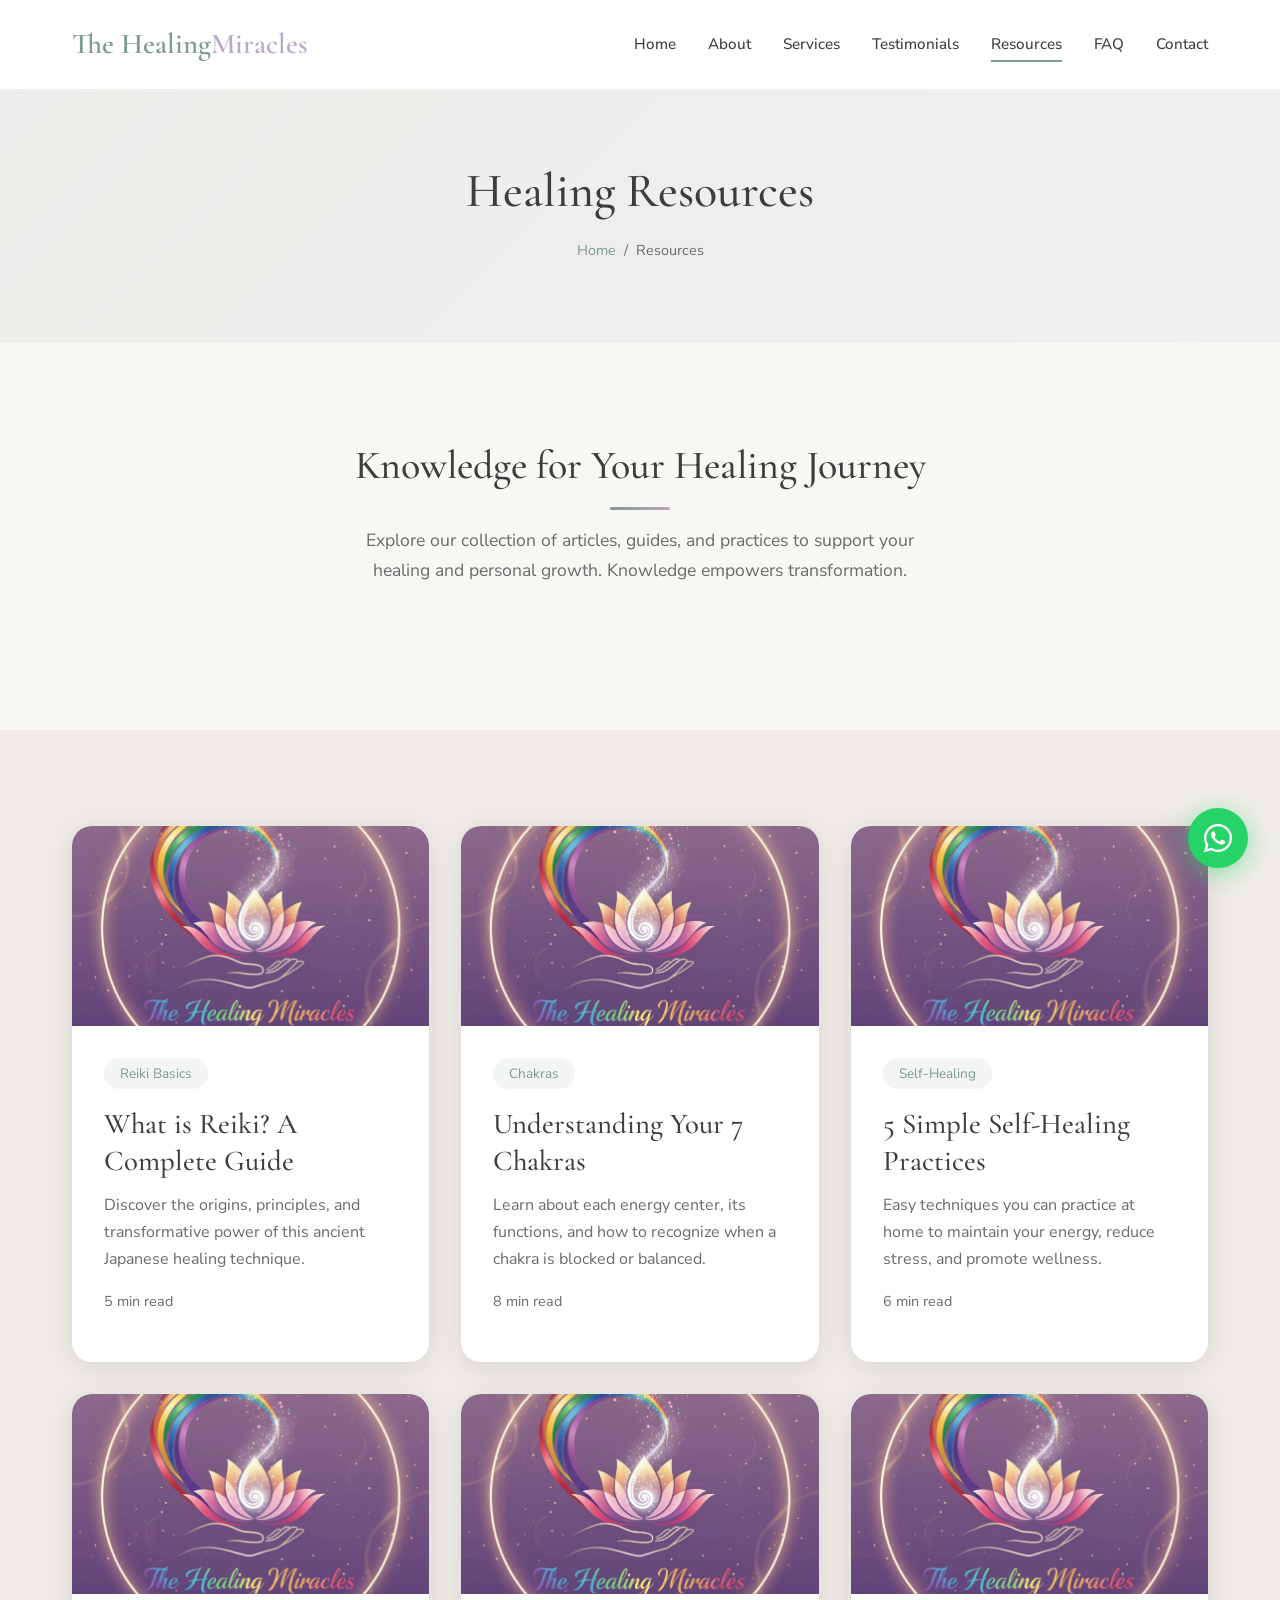
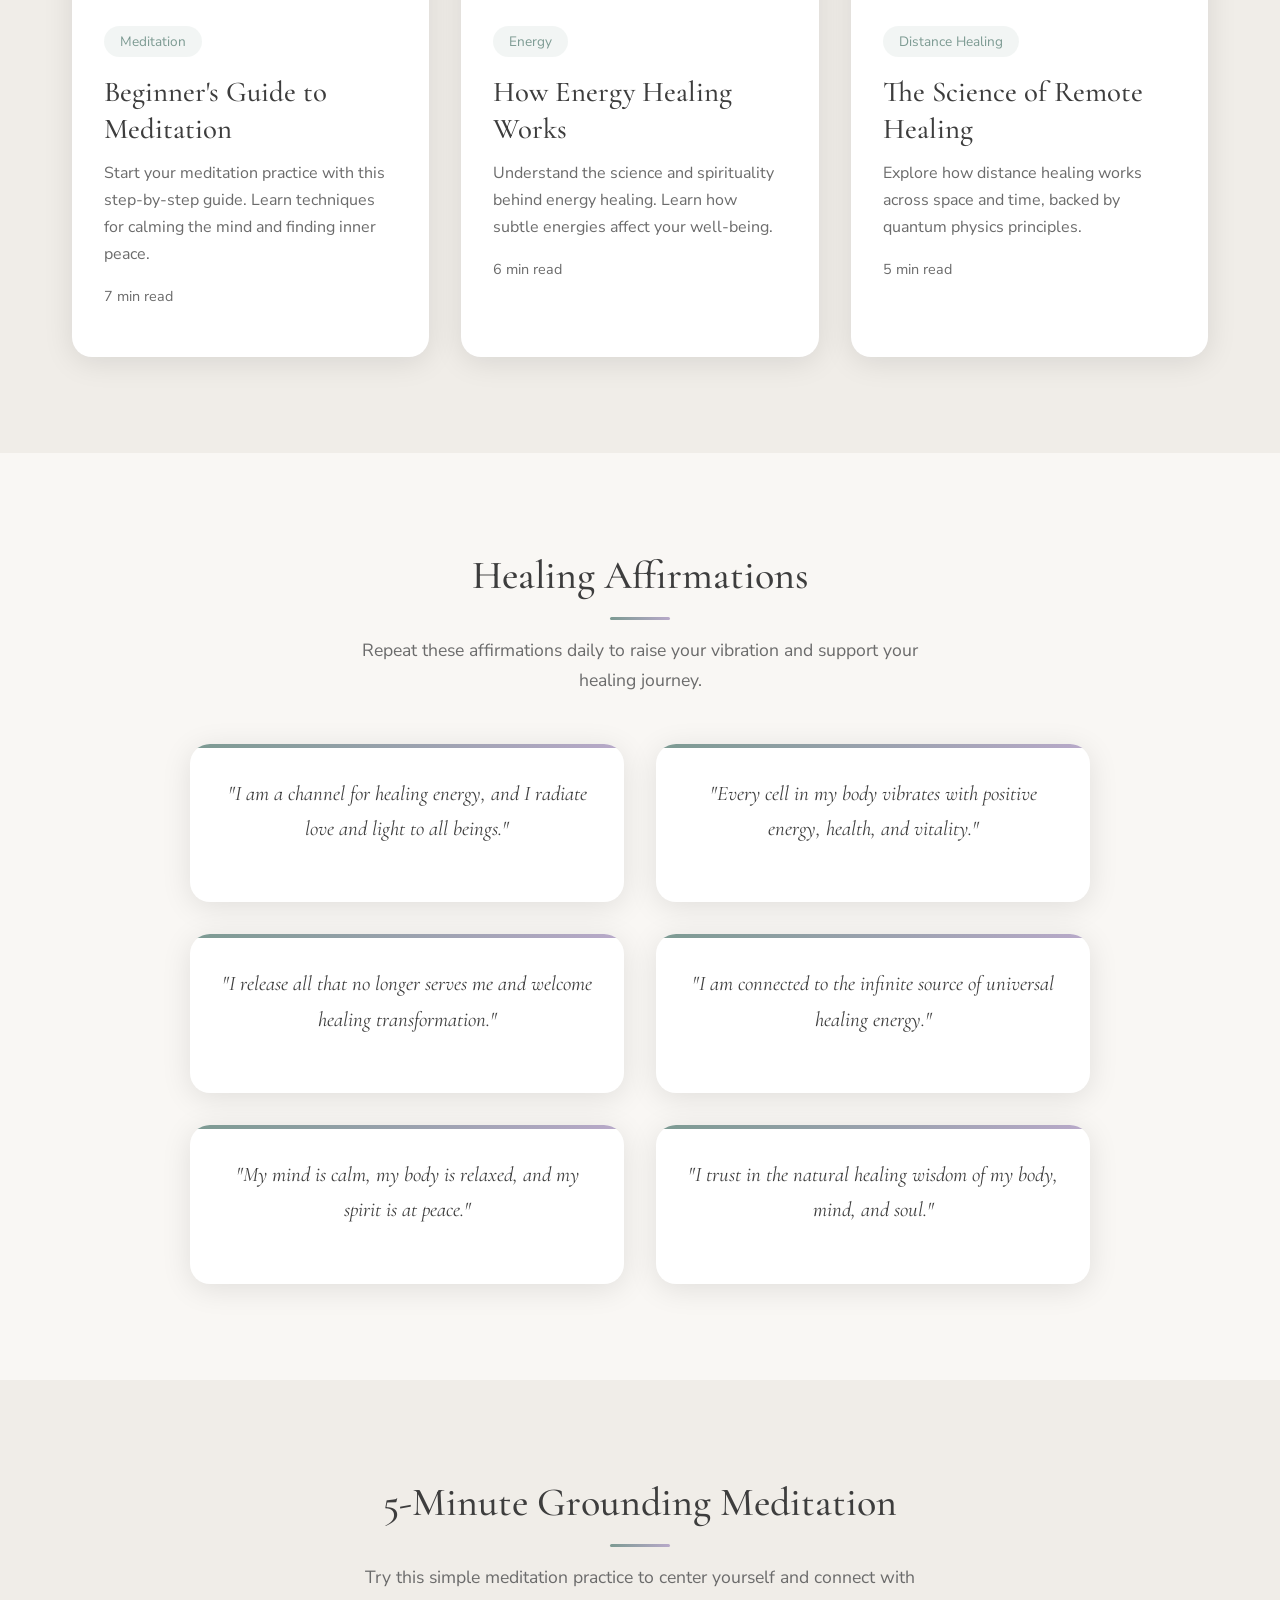
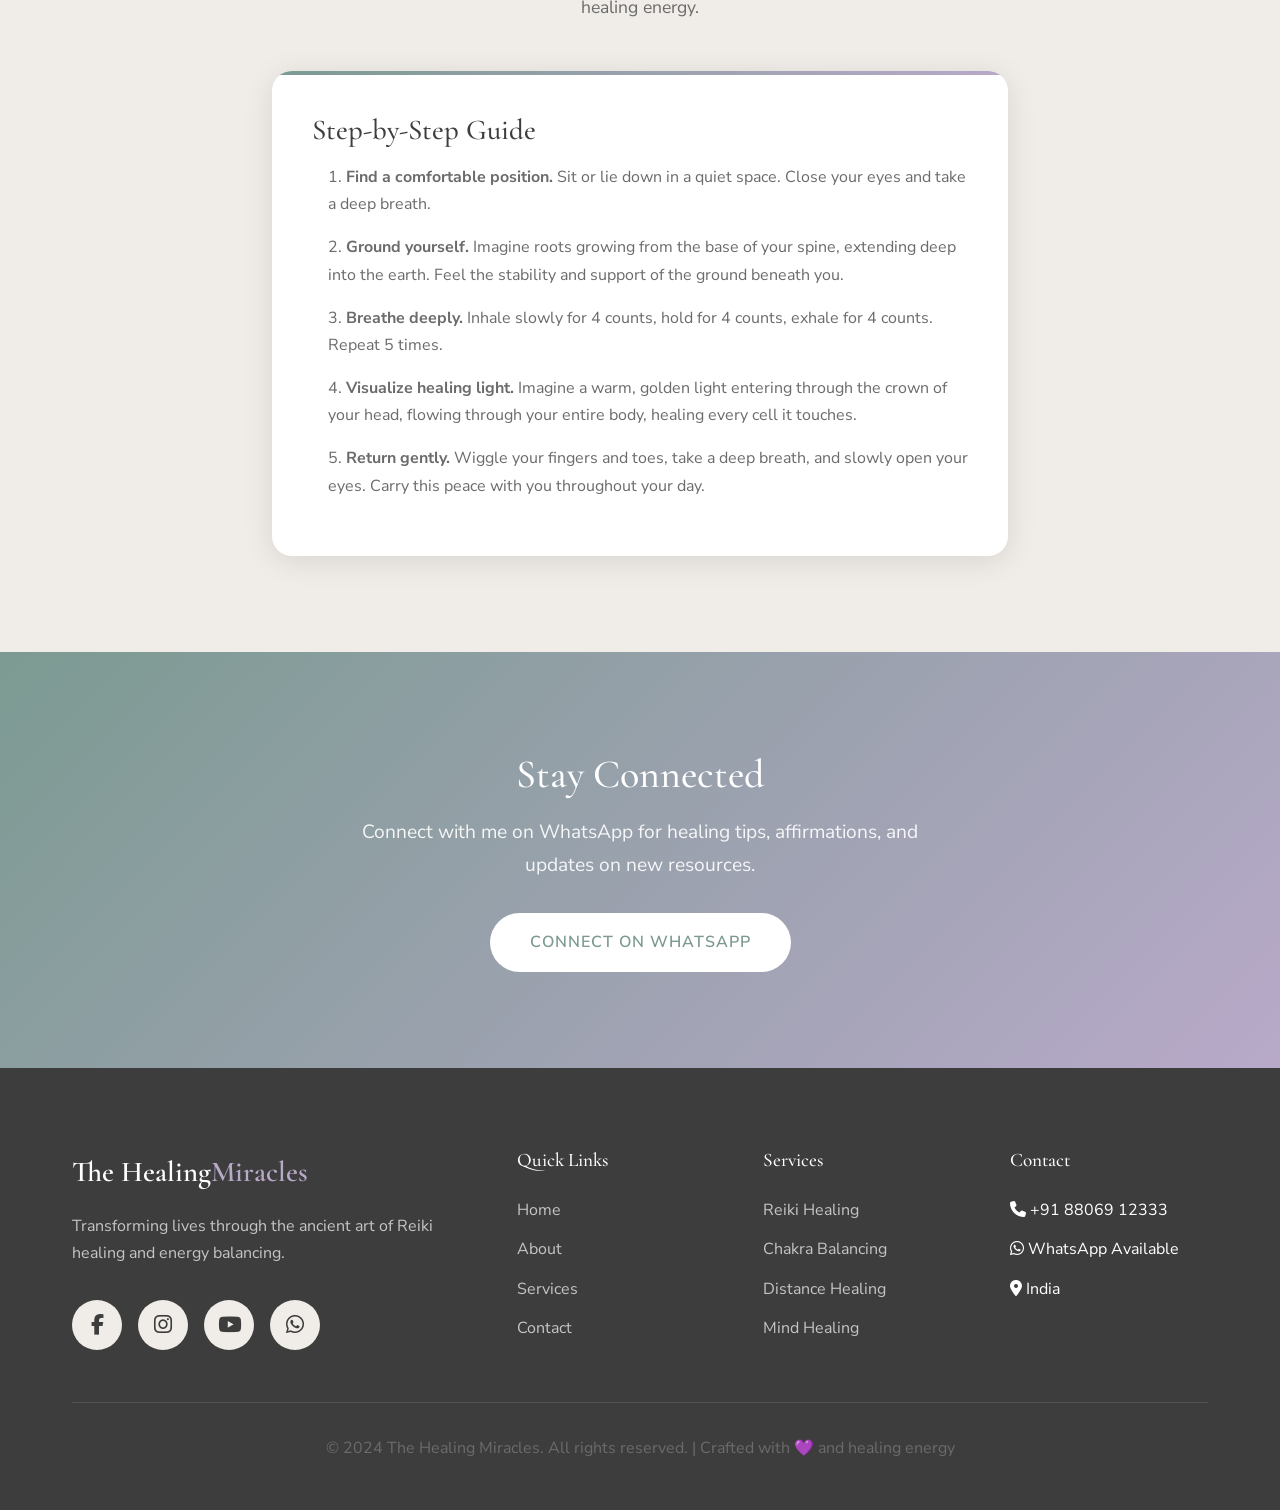
<file: resources.html>
<!DOCTYPE html>
<html lang="en">
<head>
  <meta charset="UTF-8">
  <meta name="viewport" content="width=device-width, initial-scale=1.0">
  <meta name="description" content="Free healing resources - articles on Reiki, meditation guides, affirmations, and self-healing practices.">
  <title>Healing Resources & Blog | The Healing Miracles</title>

  <link rel="preconnect" href="https://fonts.googleapis.com">
  <link rel="preconnect" href="https://fonts.gstatic.com" crossorigin>
  <link href="https://fonts.googleapis.com/css2?family=Cormorant+Garamond:ital,wght@0,400;0,500;0,600;1,400&family=Nunito+Sans:wght@400;500;600;700&display=swap" rel="stylesheet">

  <!-- Font Awesome -->
  <link rel="stylesheet" href="https://cdnjs.cloudflare.com/ajax/libs/font-awesome/6.5.1/css/all.min.css">

  <link rel="stylesheet" href="css/styles.css">
  <link rel="icon" href="data:image/svg+xml,<svg xmlns='http://www.w3.org/2000/svg' viewBox='0 0 100 100'><text y='.9em' font-size='90'>✨</text></svg>">
</head>
<body>
  <!-- Navigation -->
  <nav class="navbar">
    <div class="container">
      <a href="index.html" class="logo">The Healing<span>Miracles</span></a>
      <ul class="nav-links">
        <li><a href="index.html">Home</a></li>
        <li><a href="about.html">About</a></li>
        <li><a href="services.html">Services</a></li>
        <li><a href="testimonials.html">Testimonials</a></li>
        <li><a href="resources.html" class="active">Resources</a></li>
        <li><a href="faq.html">FAQ</a></li>
        <li><a href="contact.html">Contact</a></li>
      </ul>
      <div class="nav-toggle">
        <span></span>
        <span></span>
        <span></span>
      </div>
    </div>
  </nav>

  <!-- Page Header -->
  <header class="page-header">
    <div class="container">
      <h1>Healing Resources</h1>
      <div class="breadcrumb">
        <a href="index.html">Home</a>
        <span>/</span>
        <span>Resources</span>
      </div>
    </div>
  </header>

  <!-- Introduction -->
  <section class="section">
    <div class="container text-center">
      <h2 class="section-title">Knowledge for Your Healing Journey</h2>
      <p class="section-subtitle">Explore our collection of articles, guides, and practices to support your healing and personal growth. Knowledge empowers transformation.</p>
    </div>
  </section>

  <!-- Resources Grid -->
  <section class="section section-alt">
    <div class="container">
      <div class="card-grid">
        <!-- Article 1 -->
        <div class="resource-card fade-in">
          <div class="resource-image" style="background: url('images/logo.jpeg') center/cover;">
          </div>
          <div class="resource-content">
            <span class="resource-tag">Reiki Basics</span>
            <h3>What is Reiki? A Complete Guide</h3>
            <p>Discover the origins, principles, and transformative power of this ancient Japanese healing technique.</p>
            <p class="resource-meta">5 min read</p>
          </div>
        </div>

        <!-- Article 2 -->
        <div class="resource-card fade-in">
          <div class="resource-image" style="background: url('images/logo.jpeg') center/cover;">
          </div>
          <div class="resource-content">
            <span class="resource-tag">Chakras</span>
            <h3>Understanding Your 7 Chakras</h3>
            <p>Learn about each energy center, its functions, and how to recognize when a chakra is blocked or balanced.</p>
            <p class="resource-meta">8 min read</p>
          </div>
        </div>

        <!-- Article 3 -->
        <div class="resource-card fade-in">
          <div class="resource-image" style="background: url('images/logo.jpeg') center/cover;">
          </div>
          <div class="resource-content">
            <span class="resource-tag">Self-Healing</span>
            <h3>5 Simple Self-Healing Practices</h3>
            <p>Easy techniques you can practice at home to maintain your energy, reduce stress, and promote wellness.</p>
            <p class="resource-meta">6 min read</p>
          </div>
        </div>

        <!-- Article 4 -->
        <div class="resource-card fade-in">
          <div class="resource-image" style="background: url('images/logo.jpeg') center/cover;">
          </div>
          <div class="resource-content">
            <span class="resource-tag">Meditation</span>
            <h3>Beginner's Guide to Meditation</h3>
            <p>Start your meditation practice with this step-by-step guide. Learn techniques for calming the mind and finding inner peace.</p>
            <p class="resource-meta">7 min read</p>
          </div>
        </div>

        <!-- Article 5 -->
        <div class="resource-card fade-in">
          <div class="resource-image" style="background: url('images/logo.jpeg') center/cover;">
          </div>
          <div class="resource-content">
            <span class="resource-tag">Energy</span>
            <h3>How Energy Healing Works</h3>
            <p>Understand the science and spirituality behind energy healing. Learn how subtle energies affect your well-being.</p>
            <p class="resource-meta">6 min read</p>
          </div>
        </div>

        <!-- Article 6 -->
        <div class="resource-card fade-in">
          <div class="resource-image" style="background: url('images/logo.jpeg') center/cover;">
          </div>
          <div class="resource-content">
            <span class="resource-tag">Distance Healing</span>
            <h3>The Science of Remote Healing</h3>
            <p>Explore how distance healing works across space and time, backed by quantum physics principles.</p>
            <p class="resource-meta">5 min read</p>
          </div>
        </div>
      </div>
    </div>
  </section>

  <!-- Daily Affirmations Section -->
  <section class="section">
    <div class="container">
      <h2 class="section-title">Healing Affirmations</h2>
      <p class="section-subtitle">Repeat these affirmations daily to raise your vibration and support your healing journey.</p>

      <div class="card-grid" style="max-width: 900px; margin: 0 auto;">
        <div class="card fade-in" style="text-align: center; padding: 2rem;">
          <p style="font-family: var(--font-primary); font-size: 1.3rem; font-style: italic; color: var(--text);">
            "I am a channel for healing energy, and I radiate love and light to all beings."
          </p>
        </div>

        <div class="card fade-in" style="text-align: center; padding: 2rem;">
          <p style="font-family: var(--font-primary); font-size: 1.3rem; font-style: italic; color: var(--text);">
            "Every cell in my body vibrates with positive energy, health, and vitality."
          </p>
        </div>

        <div class="card fade-in" style="text-align: center; padding: 2rem;">
          <p style="font-family: var(--font-primary); font-size: 1.3rem; font-style: italic; color: var(--text);">
            "I release all that no longer serves me and welcome healing transformation."
          </p>
        </div>

        <div class="card fade-in" style="text-align: center; padding: 2rem;">
          <p style="font-family: var(--font-primary); font-size: 1.3rem; font-style: italic; color: var(--text);">
            "I am connected to the infinite source of universal healing energy."
          </p>
        </div>

        <div class="card fade-in" style="text-align: center; padding: 2rem;">
          <p style="font-family: var(--font-primary); font-size: 1.3rem; font-style: italic; color: var(--text);">
            "My mind is calm, my body is relaxed, and my spirit is at peace."
          </p>
        </div>

        <div class="card fade-in" style="text-align: center; padding: 2rem;">
          <p style="font-family: var(--font-primary); font-size: 1.3rem; font-style: italic; color: var(--text);">
            "I trust in the natural healing wisdom of my body, mind, and soul."
          </p>
        </div>
      </div>
    </div>
  </section>

  <!-- Simple Meditation Guide -->
  <section class="section section-alt">
    <div class="container" style="max-width: 800px;">
      <h2 class="section-title">5-Minute Grounding Meditation</h2>
      <p class="section-subtitle">Try this simple meditation practice to center yourself and connect with healing energy.</p>

      <div class="card fade-in">
        <h3>Step-by-Step Guide</h3>
        <ol style="list-style-position: inside; color: var(--text-light);">
          <li style="margin-bottom: 1rem; padding-left: 1rem;">
            <strong>Find a comfortable position.</strong> Sit or lie down in a quiet space. Close your eyes and take a deep breath.
          </li>
          <li style="margin-bottom: 1rem; padding-left: 1rem;">
            <strong>Ground yourself.</strong> Imagine roots growing from the base of your spine, extending deep into the earth. Feel the stability and support of the ground beneath you.
          </li>
          <li style="margin-bottom: 1rem; padding-left: 1rem;">
            <strong>Breathe deeply.</strong> Inhale slowly for 4 counts, hold for 4 counts, exhale for 4 counts. Repeat 5 times.
          </li>
          <li style="margin-bottom: 1rem; padding-left: 1rem;">
            <strong>Visualize healing light.</strong> Imagine a warm, golden light entering through the crown of your head, flowing through your entire body, healing every cell it touches.
          </li>
          <li style="margin-bottom: 1rem; padding-left: 1rem;">
            <strong>Return gently.</strong> Wiggle your fingers and toes, take a deep breath, and slowly open your eyes. Carry this peace with you throughout your day.
          </li>
        </ol>
      </div>
    </div>
  </section>

  <!-- Newsletter CTA -->
  <section class="section" style="background: linear-gradient(135deg, var(--primary), var(--secondary)); color: white; text-align: center;">
    <div class="container">
      <h2 style="color: white; margin-bottom: 1rem;">Stay Connected</h2>
      <p style="color: rgba(255,255,255,0.9); max-width: 600px; margin: 0 auto 2rem; font-size: 1.2rem;">Connect with me on WhatsApp for healing tips, affirmations, and updates on new resources.</p>
      <a href="https://wa.me/918806912333?text=Hello!%20I%20would%20like%20to%20receive%20healing%20tips%20and%20updates." target="_blank" class="btn" style="background: white; color: var(--primary);">
        Connect on WhatsApp
      </a>
    </div>
  </section>

  <!-- Footer -->
  <footer class="footer">
    <div class="container">
      <div class="footer-grid">
        <div class="footer-brand">
          <a href="index.html" class="logo">The Healing<span>Miracles</span></a>
          <p>Transforming lives through the ancient art of Reiki healing and energy balancing.</p>
          <div class="social-links">
            <a href="#" class="social-link" title="Facebook"><i class="fab fa-facebook-f"></i></a>
            <a href="#" class="social-link" title="Instagram"><i class="fab fa-instagram"></i></a>
            <a href="#" class="social-link" title="YouTube"><i class="fab fa-youtube"></i></a>
            <a href="https://wa.me/918806912333" class="social-link" title="WhatsApp"><i class="fab fa-whatsapp"></i></a>
          </div>
        </div>

        <div>
          <h4>Quick Links</h4>
          <ul class="footer-links">
            <li><a href="index.html">Home</a></li>
            <li><a href="about.html">About</a></li>
            <li><a href="services.html">Services</a></li>
            <li><a href="contact.html">Contact</a></li>
          </ul>
        </div>

        <div>
          <h4>Services</h4>
          <ul class="footer-links">
            <li><a href="services.html">Reiki Healing</a></li>
            <li><a href="services.html">Chakra Balancing</a></li>
            <li><a href="services.html">Distance Healing</a></li>
            <li><a href="services.html">Mind Healing</a></li>
          </ul>
        </div>

        <div>
          <h4>Contact</h4>
          <ul class="footer-links">
            <li><i class="fas fa-phone"></i> +91 88069 12333</li>
            <li><i class="fab fa-whatsapp"></i> WhatsApp Available</li>
            <li><i class="fas fa-map-marker-alt"></i> India</li>
          </ul>
        </div>
      </div>

      <div class="footer-bottom">
        <p>&copy; 2024 The Healing Miracles. All rights reserved. | Crafted with 💜 and healing energy</p>
      </div>
    </div>
  </footer>

  <!-- WhatsApp Floating Button -->
  <a href="https://wa.me/918806912333?text=Hello!%20I%20am%20interested%20in%20your%20healing%20services." target="_blank" class="whatsapp-float" title="Chat on WhatsApp">
    <i class="fab fa-whatsapp"></i>
  </a>

  <script src="js/main.js"></script>
</body>
</html>
</file>
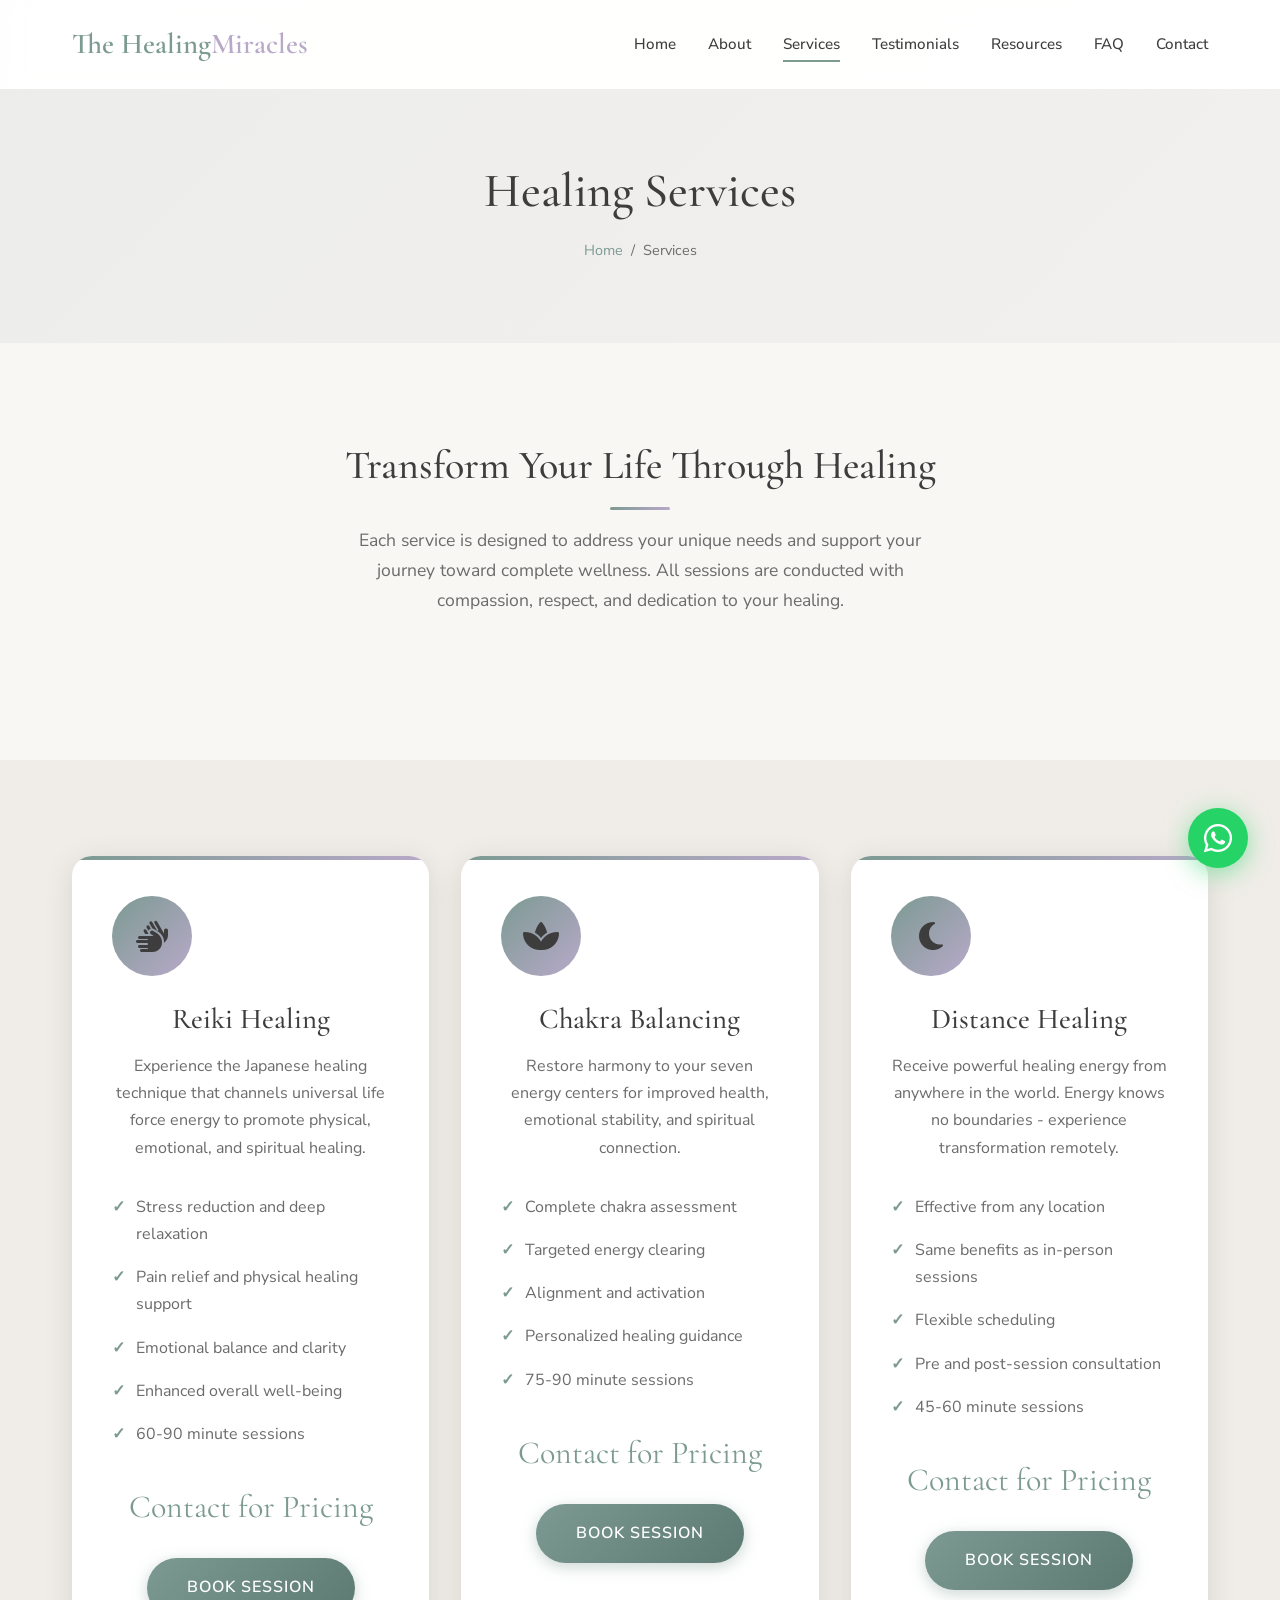
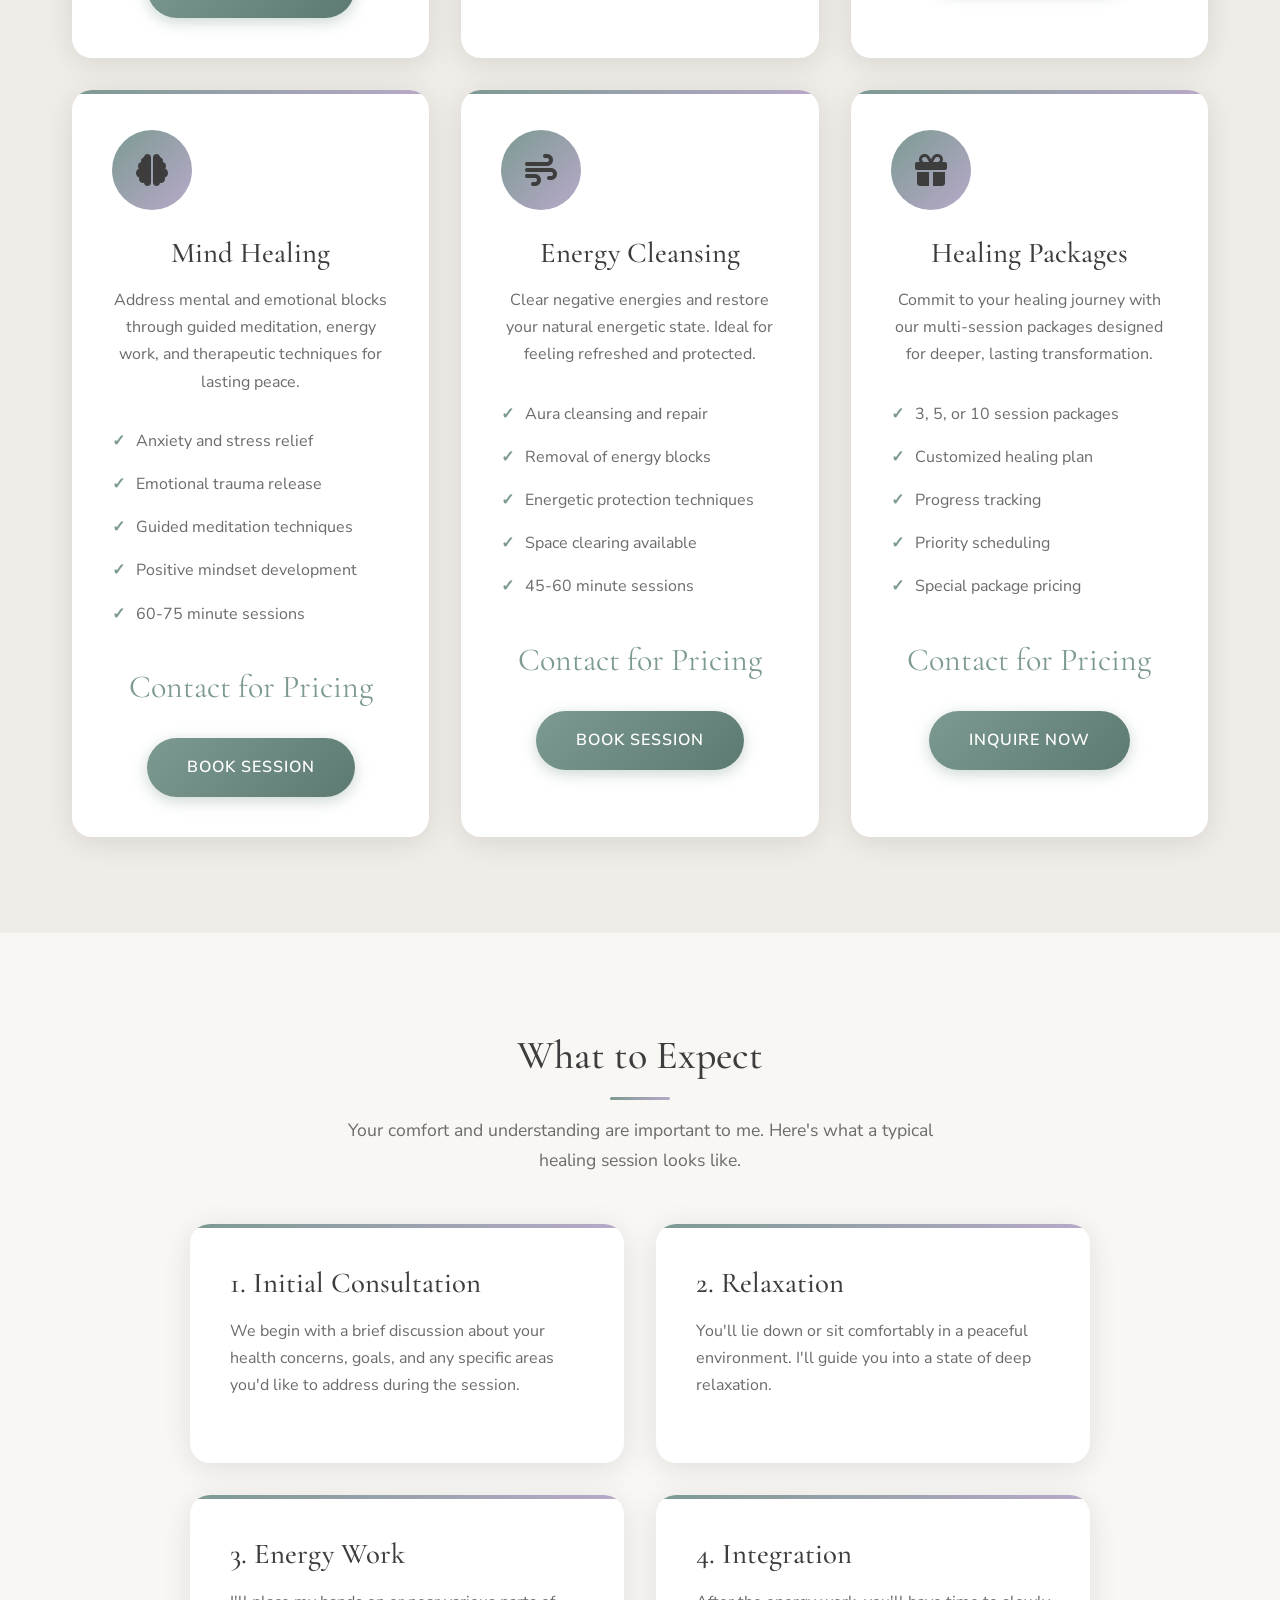
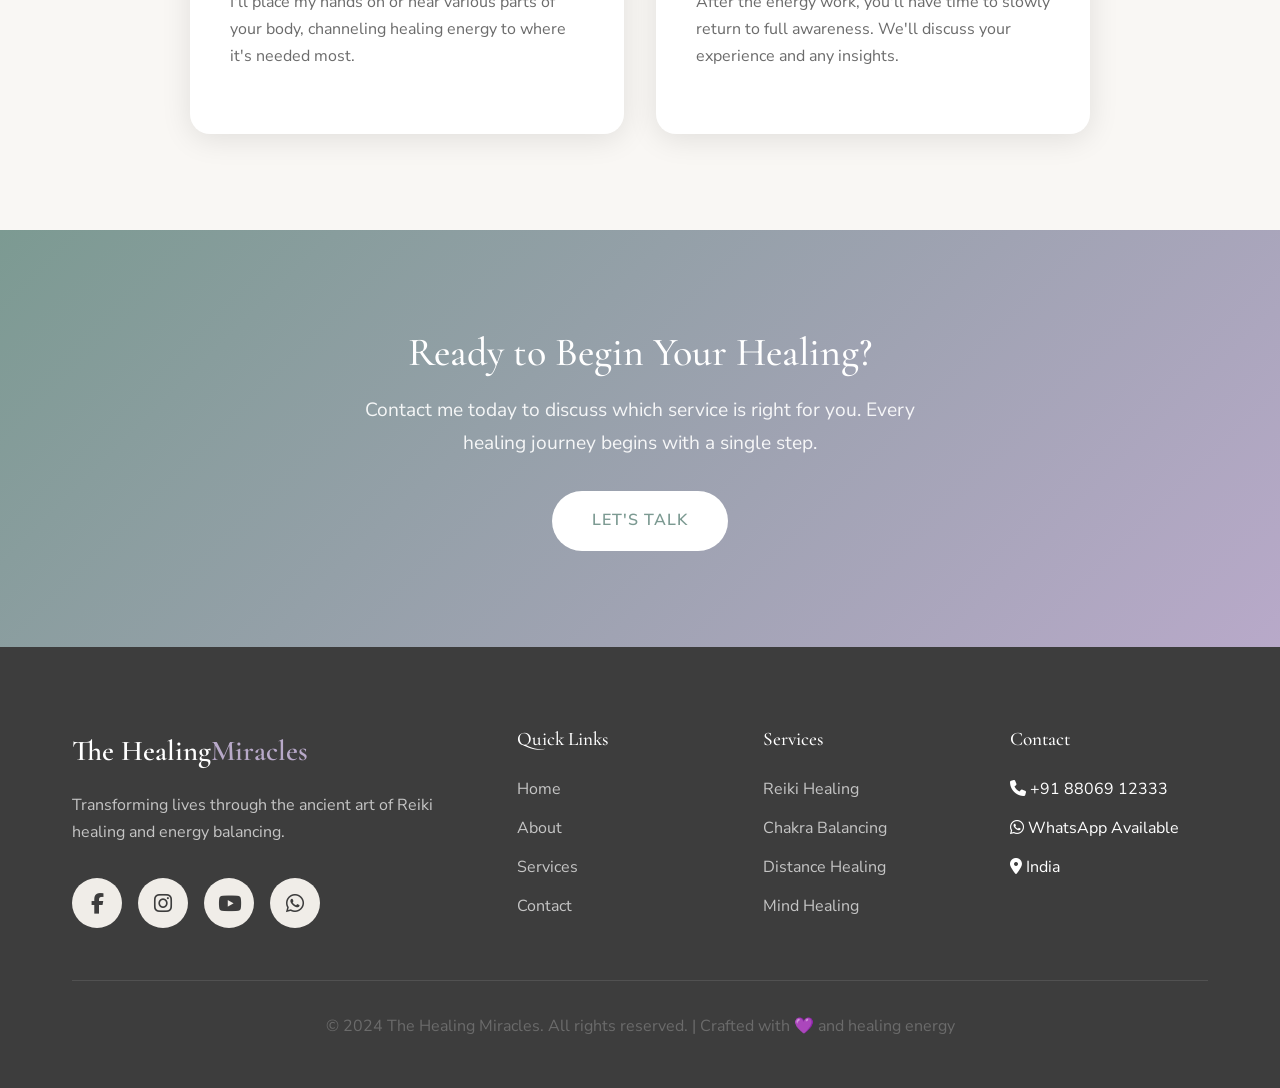
<file: services.html>
<!DOCTYPE html>
<html lang="en">
<head>
  <meta charset="UTF-8">
  <meta name="viewport" content="width=device-width, initial-scale=1.0">
  <meta name="description" content="Explore our healing services - Reiki healing, chakra balancing, distance healing, and mind healing sessions with Parth Katira.">
  <title>Healing Services | The Healing Miracles</title>

  <link rel="preconnect" href="https://fonts.googleapis.com">
  <link rel="preconnect" href="https://fonts.gstatic.com" crossorigin>
  <link href="https://fonts.googleapis.com/css2?family=Cormorant+Garamond:ital,wght@0,400;0,500;0,600;1,400&family=Nunito+Sans:wght@400;500;600;700&display=swap" rel="stylesheet">

  <!-- Font Awesome -->
  <link rel="stylesheet" href="https://cdnjs.cloudflare.com/ajax/libs/font-awesome/6.5.1/css/all.min.css">

  <link rel="stylesheet" href="css/styles.css">
  <link rel="icon" href="data:image/svg+xml,<svg xmlns='http://www.w3.org/2000/svg' viewBox='0 0 100 100'><text y='.9em' font-size='90'>✨</text></svg>">
</head>
<body>
  <!-- Navigation -->
  <nav class="navbar">
    <div class="container">
      <a href="index.html" class="logo">The Healing<span>Miracles</span></a>
      <ul class="nav-links">
        <li><a href="index.html">Home</a></li>
        <li><a href="about.html">About</a></li>
        <li><a href="services.html" class="active">Services</a></li>
        <li><a href="testimonials.html">Testimonials</a></li>
        <li><a href="resources.html">Resources</a></li>
        <li><a href="faq.html">FAQ</a></li>
        <li><a href="contact.html">Contact</a></li>
      </ul>
      <div class="nav-toggle">
        <span></span>
        <span></span>
        <span></span>
      </div>
    </div>
  </nav>

  <!-- Page Header -->
  <header class="page-header">
    <div class="container">
      <h1>Healing Services</h1>
      <div class="breadcrumb">
        <a href="index.html">Home</a>
        <span>/</span>
        <span>Services</span>
      </div>
    </div>
  </header>

  <!-- Services Introduction -->
  <section class="section">
    <div class="container text-center">
      <h2 class="section-title">Transform Your Life Through Healing</h2>
      <p class="section-subtitle">Each service is designed to address your unique needs and support your journey toward complete wellness. All sessions are conducted with compassion, respect, and dedication to your healing.</p>
    </div>
  </section>

  <!-- Main Services -->
  <section class="section section-alt">
    <div class="container">
      <div class="card-grid">
        <!-- Reiki Healing -->
        <div class="card service-card fade-in">
          <div class="card-icon"><i class="fas fa-hands"></i></div>
          <h3>Reiki Healing</h3>
          <p>Experience the Japanese healing technique that channels universal life force energy to promote physical, emotional, and spiritual healing.</p>
          <ul class="service-features">
            <li>Stress reduction and deep relaxation</li>
            <li>Pain relief and physical healing support</li>
            <li>Emotional balance and clarity</li>
            <li>Enhanced overall well-being</li>
            <li>60-90 minute sessions</li>
          </ul>
          <p class="service-price">Contact for Pricing</p>
          <a href="https://wa.me/918806912333?text=Hello!%20I%20am%20interested%20in%20booking%20a%20Reiki%20Healing%20session." target="_blank" class="btn btn-primary">Book Session</a>
        </div>

        <!-- Chakra Balancing -->
        <div class="card service-card fade-in">
          <div class="card-icon"><i class="fas fa-spa"></i></div>
          <h3>Chakra Balancing</h3>
          <p>Restore harmony to your seven energy centers for improved health, emotional stability, and spiritual connection.</p>
          <ul class="service-features">
            <li>Complete chakra assessment</li>
            <li>Targeted energy clearing</li>
            <li>Alignment and activation</li>
            <li>Personalized healing guidance</li>
            <li>75-90 minute sessions</li>
          </ul>
          <p class="service-price">Contact for Pricing</p>
          <a href="https://wa.me/918806912333?text=Hello!%20I%20am%20interested%20in%20booking%20a%20Chakra%20Balancing%20session." target="_blank" class="btn btn-primary">Book Session</a>
        </div>

        <!-- Distance Healing -->
        <div class="card service-card fade-in">
          <div class="card-icon"><i class="fas fa-moon"></i></div>
          <h3>Distance Healing</h3>
          <p>Receive powerful healing energy from anywhere in the world. Energy knows no boundaries - experience transformation remotely.</p>
          <ul class="service-features">
            <li>Effective from any location</li>
            <li>Same benefits as in-person sessions</li>
            <li>Flexible scheduling</li>
            <li>Pre and post-session consultation</li>
            <li>45-60 minute sessions</li>
          </ul>
          <p class="service-price">Contact for Pricing</p>
          <a href="https://wa.me/918806912333?text=Hello!%20I%20am%20interested%20in%20booking%20a%20Distance%20Healing%20session." target="_blank" class="btn btn-primary">Book Session</a>
        </div>

        <!-- Mind Healing -->
        <div class="card service-card fade-in">
          <div class="card-icon"><i class="fas fa-brain"></i></div>
          <h3>Mind Healing</h3>
          <p>Address mental and emotional blocks through guided meditation, energy work, and therapeutic techniques for lasting peace.</p>
          <ul class="service-features">
            <li>Anxiety and stress relief</li>
            <li>Emotional trauma release</li>
            <li>Guided meditation techniques</li>
            <li>Positive mindset development</li>
            <li>60-75 minute sessions</li>
          </ul>
          <p class="service-price">Contact for Pricing</p>
          <a href="https://wa.me/918806912333?text=Hello!%20I%20am%20interested%20in%20booking%20a%20Mind%20Healing%20session." target="_blank" class="btn btn-primary">Book Session</a>
        </div>

        <!-- Energy Cleansing -->
        <div class="card service-card fade-in">
          <div class="card-icon"><i class="fas fa-wind"></i></div>
          <h3>Energy Cleansing</h3>
          <p>Clear negative energies and restore your natural energetic state. Ideal for feeling refreshed and protected.</p>
          <ul class="service-features">
            <li>Aura cleansing and repair</li>
            <li>Removal of energy blocks</li>
            <li>Energetic protection techniques</li>
            <li>Space clearing available</li>
            <li>45-60 minute sessions</li>
          </ul>
          <p class="service-price">Contact for Pricing</p>
          <a href="https://wa.me/918806912333?text=Hello!%20I%20am%20interested%20in%20booking%20an%20Energy%20Cleansing%20session." target="_blank" class="btn btn-primary">Book Session</a>
        </div>

        <!-- Healing Packages -->
        <div class="card service-card fade-in">
          <div class="card-icon"><i class="fas fa-gift"></i></div>
          <h3>Healing Packages</h3>
          <p>Commit to your healing journey with our multi-session packages designed for deeper, lasting transformation.</p>
          <ul class="service-features">
            <li>3, 5, or 10 session packages</li>
            <li>Customized healing plan</li>
            <li>Progress tracking</li>
            <li>Priority scheduling</li>
            <li>Special package pricing</li>
          </ul>
          <p class="service-price">Contact for Pricing</p>
          <a href="https://wa.me/918806912333?text=Hello!%20I%20am%20interested%20in%20your%20Healing%20Packages." target="_blank" class="btn btn-primary">Inquire Now</a>
        </div>
      </div>
    </div>
  </section>

  <!-- What to Expect -->
  <section class="section">
    <div class="container">
      <h2 class="section-title">What to Expect</h2>
      <p class="section-subtitle">Your comfort and understanding are important to me. Here's what a typical healing session looks like.</p>

      <div class="card-grid" style="max-width: 900px; margin: 0 auto;">
        <div class="card fade-in">
          <h3>1. Initial Consultation</h3>
          <p>We begin with a brief discussion about your health concerns, goals, and any specific areas you'd like to address during the session.</p>
        </div>

        <div class="card fade-in">
          <h3>2. Relaxation</h3>
          <p>You'll lie down or sit comfortably in a peaceful environment. I'll guide you into a state of deep relaxation.</p>
        </div>

        <div class="card fade-in">
          <h3>3. Energy Work</h3>
          <p>I'll place my hands on or near various parts of your body, channeling healing energy to where it's needed most.</p>
        </div>

        <div class="card fade-in">
          <h3>4. Integration</h3>
          <p>After the energy work, you'll have time to slowly return to full awareness. We'll discuss your experience and any insights.</p>
        </div>
      </div>
    </div>
  </section>

  <!-- CTA Section -->
  <section class="section" style="background: linear-gradient(135deg, var(--primary), var(--secondary)); color: white; text-align: center;">
    <div class="container">
      <h2 style="color: white; margin-bottom: 1rem;">Ready to Begin Your Healing?</h2>
      <p style="color: rgba(255,255,255,0.9); max-width: 600px; margin: 0 auto 2rem; font-size: 1.2rem;">Contact me today to discuss which service is right for you. Every healing journey begins with a single step.</p>
      <a href="https://wa.me/918806912333?text=Hello!%20I%20would%20like%20to%20discuss%20which%20healing%20service%20is%20right%20for%20me." target="_blank" class="btn" style="background: white; color: var(--primary);">
        Let's Talk
      </a>
    </div>
  </section>

  <!-- Footer -->
  <footer class="footer">
    <div class="container">
      <div class="footer-grid">
        <div class="footer-brand">
          <a href="index.html" class="logo">The Healing<span>Miracles</span></a>
          <p>Transforming lives through the ancient art of Reiki healing and energy balancing.</p>
          <div class="social-links">
            <a href="#" class="social-link" title="Facebook"><i class="fab fa-facebook-f"></i></a>
            <a href="#" class="social-link" title="Instagram"><i class="fab fa-instagram"></i></a>
            <a href="#" class="social-link" title="YouTube"><i class="fab fa-youtube"></i></a>
            <a href="https://wa.me/918806912333" class="social-link" title="WhatsApp"><i class="fab fa-whatsapp"></i></a>
          </div>
        </div>

        <div>
          <h4>Quick Links</h4>
          <ul class="footer-links">
            <li><a href="index.html">Home</a></li>
            <li><a href="about.html">About</a></li>
            <li><a href="services.html">Services</a></li>
            <li><a href="contact.html">Contact</a></li>
          </ul>
        </div>

        <div>
          <h4>Services</h4>
          <ul class="footer-links">
            <li><a href="services.html">Reiki Healing</a></li>
            <li><a href="services.html">Chakra Balancing</a></li>
            <li><a href="services.html">Distance Healing</a></li>
            <li><a href="services.html">Mind Healing</a></li>
          </ul>
        </div>

        <div>
          <h4>Contact</h4>
          <ul class="footer-links">
            <li><i class="fas fa-phone"></i> +91 88069 12333</li>
            <li><i class="fab fa-whatsapp"></i> WhatsApp Available</li>
            <li><i class="fas fa-map-marker-alt"></i> India</li>
          </ul>
        </div>
      </div>

      <div class="footer-bottom">
        <p>&copy; 2024 The Healing Miracles. All rights reserved. | Crafted with 💜 and healing energy</p>
      </div>
    </div>
  </footer>

  <!-- WhatsApp Floating Button -->
  <a href="https://wa.me/918806912333?text=Hello!%20I%20am%20interested%20in%20your%20healing%20services." target="_blank" class="whatsapp-float" title="Chat on WhatsApp">
    <i class="fab fa-whatsapp"></i>
  </a>

  <script src="js/main.js"></script>
</body>
</html>
</file>
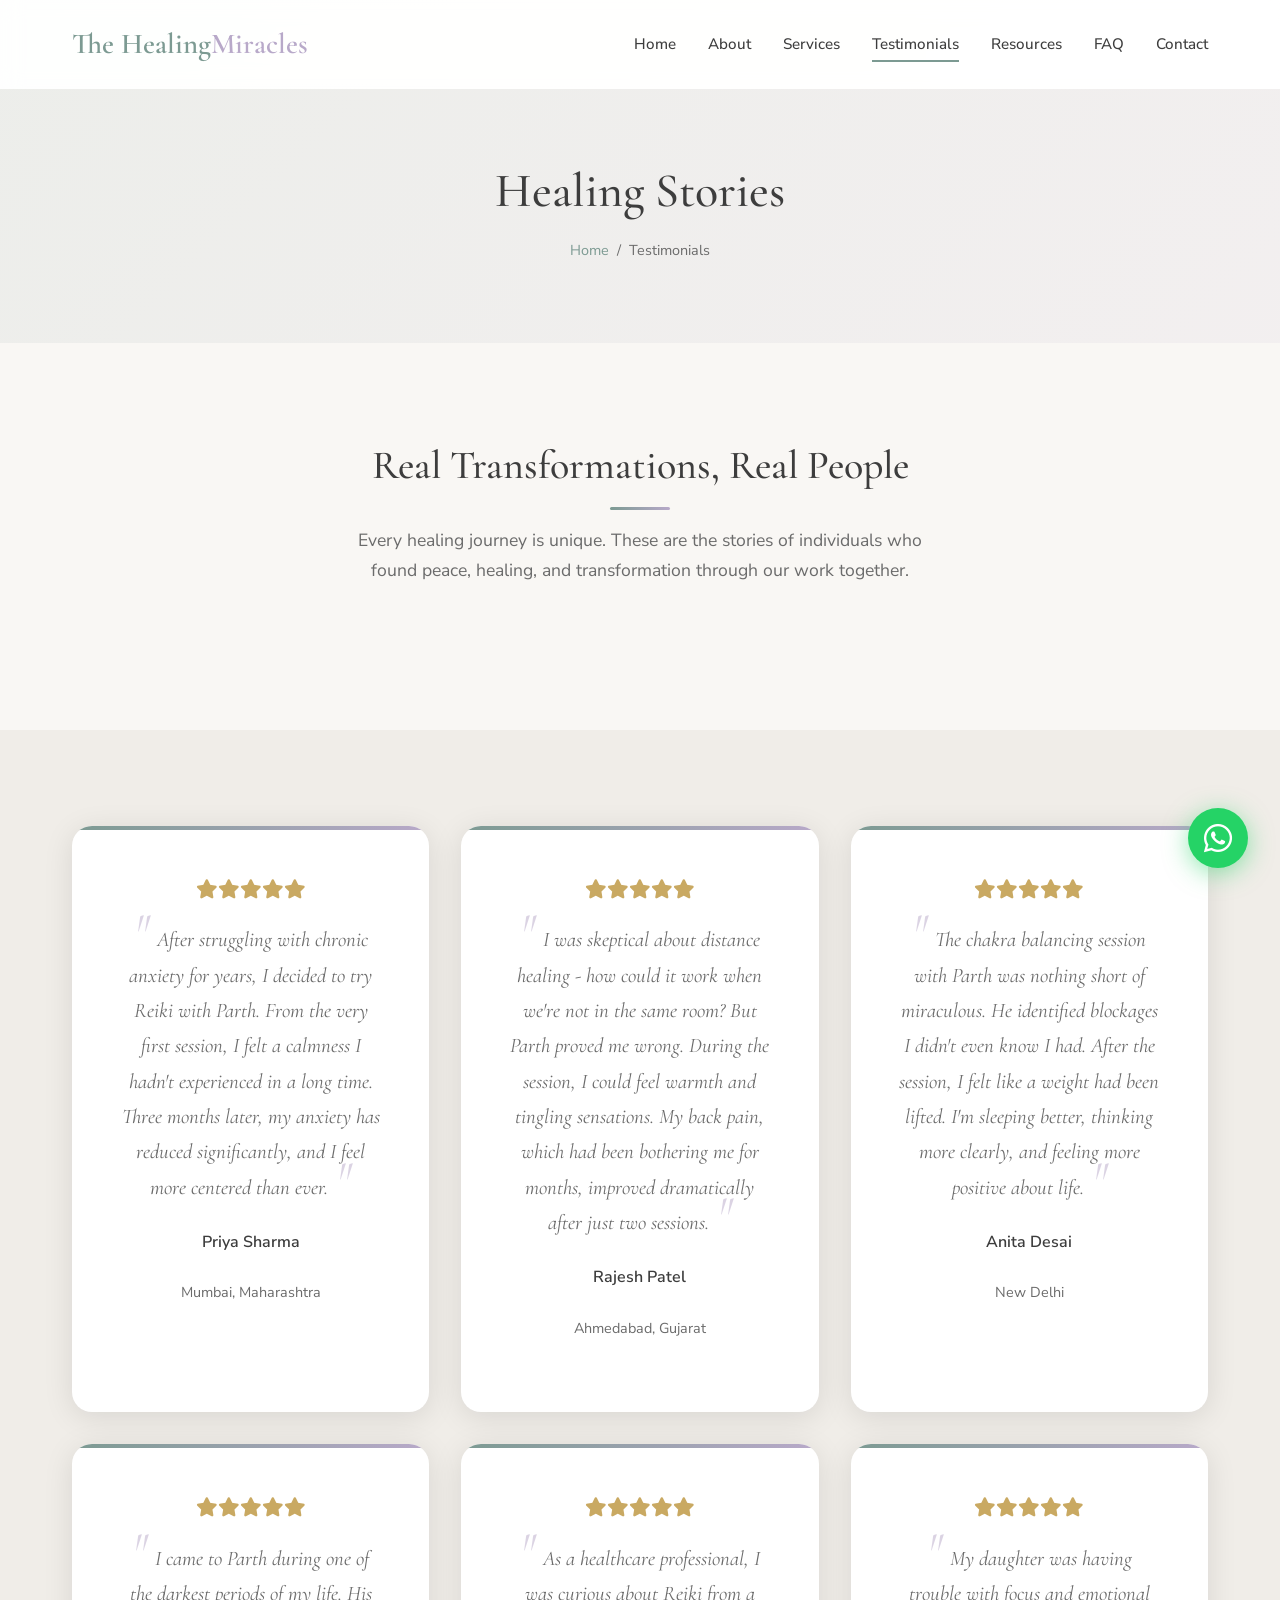
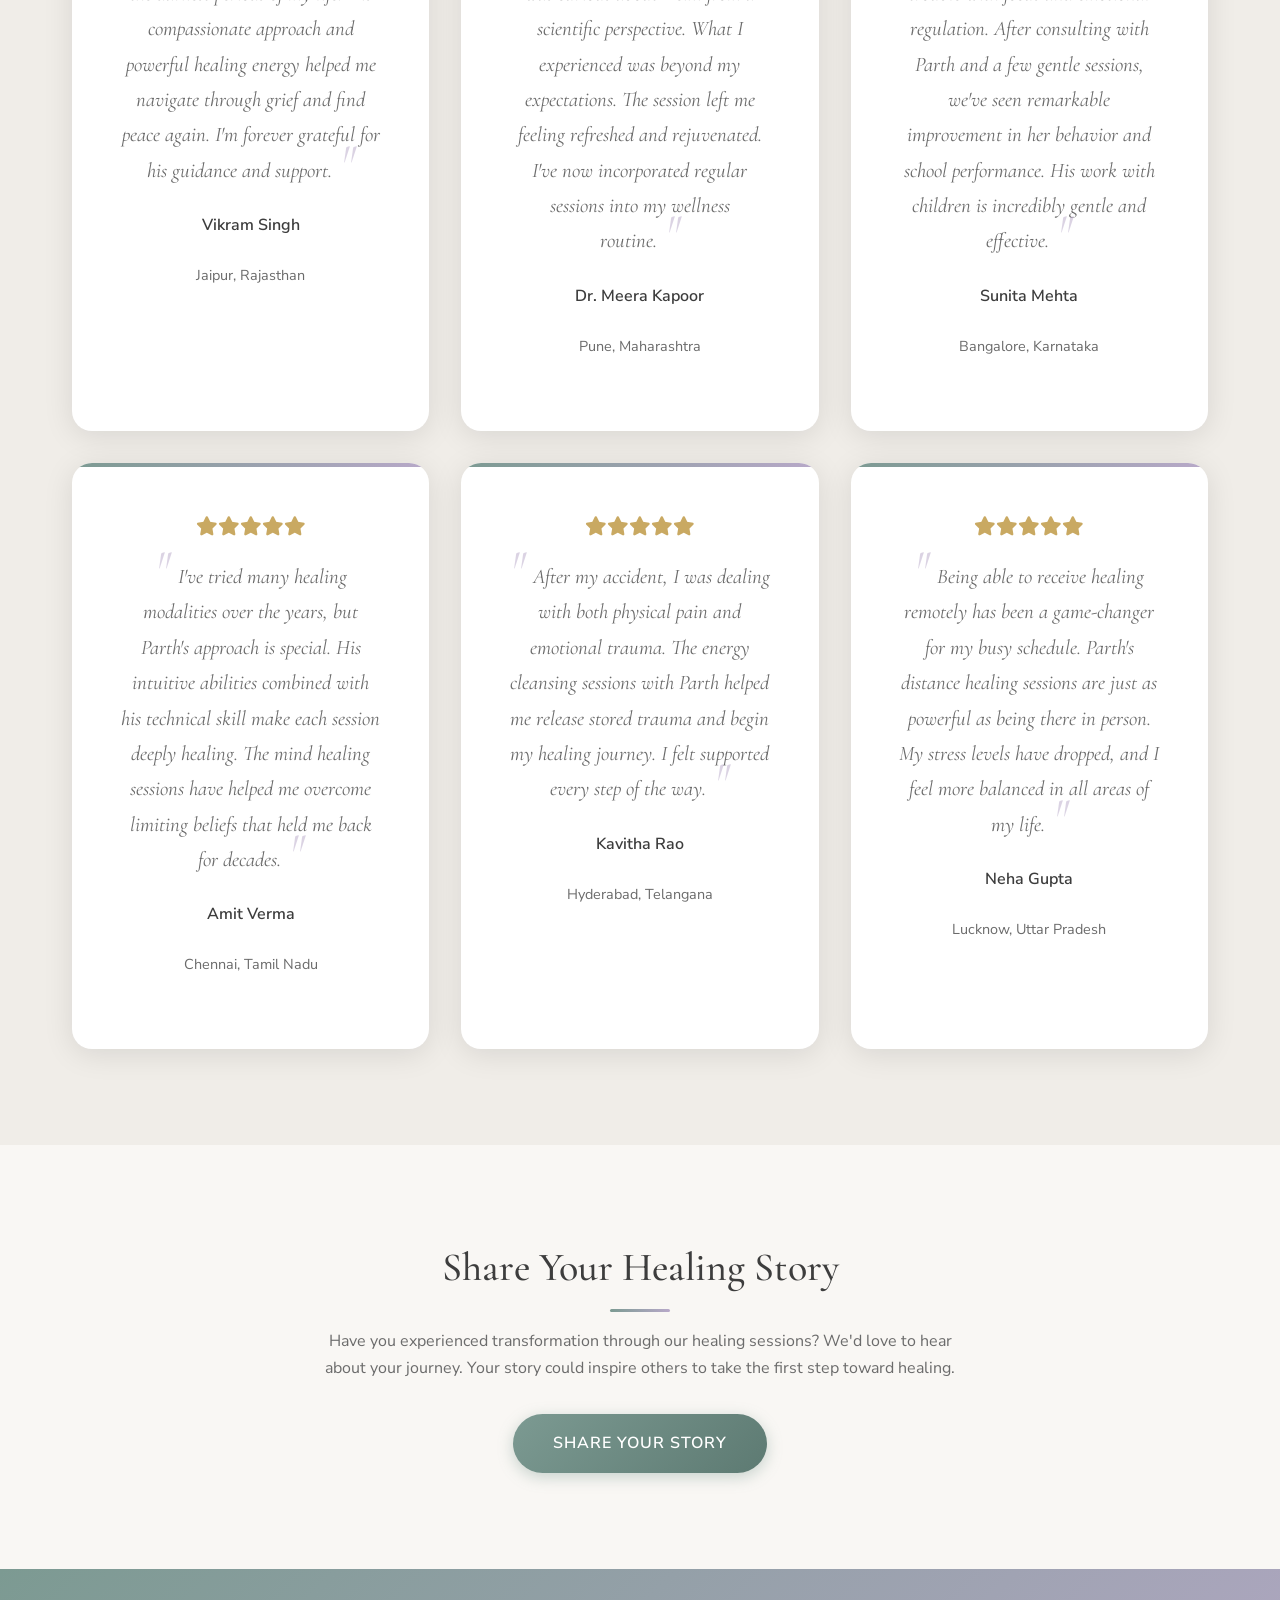
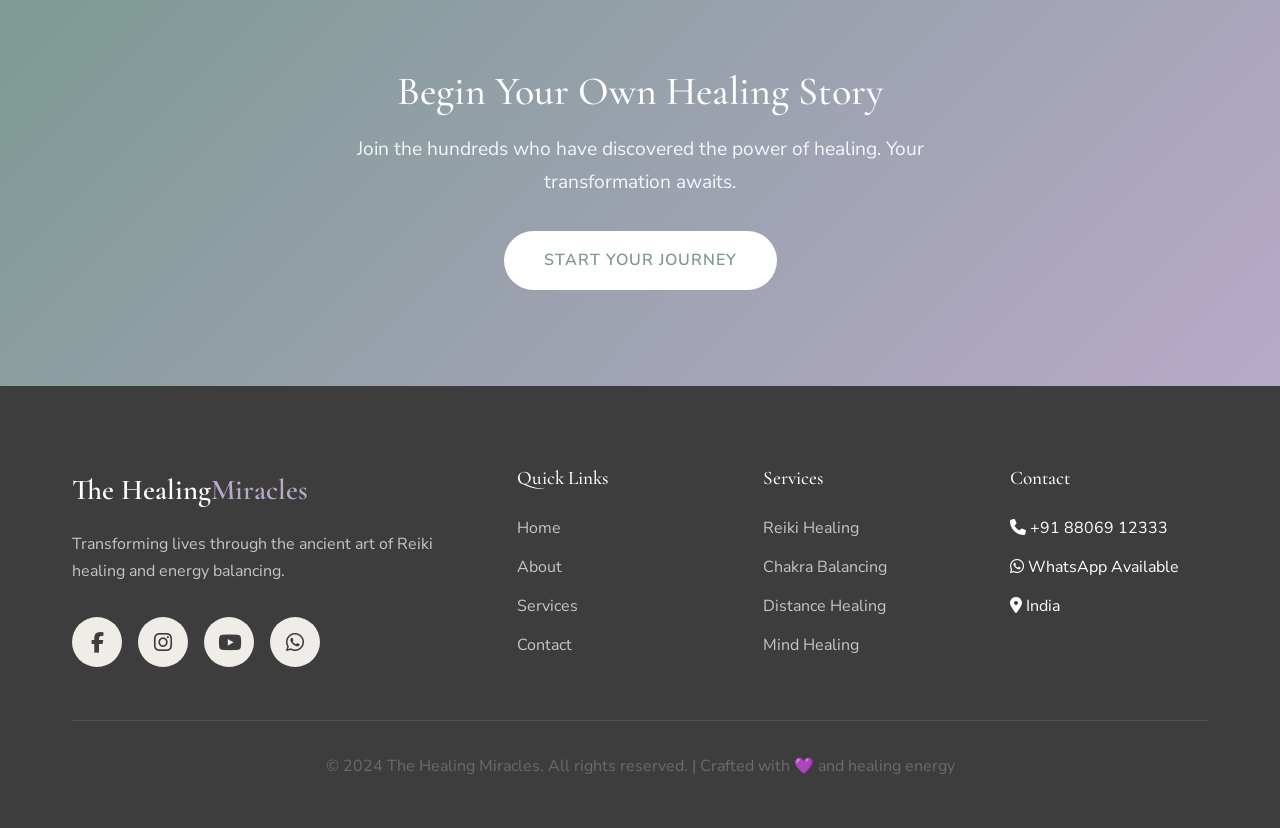
<file: testimonials.html>
<!DOCTYPE html>
<html lang="en">
<head>
  <meta charset="UTF-8">
  <meta name="viewport" content="width=device-width, initial-scale=1.0">
  <meta name="description" content="Read real healing stories and testimonials from clients who have experienced transformation with Parth Katira.">
  <title>Testimonials & Success Stories | The Healing Miracles</title>

  <link rel="preconnect" href="https://fonts.googleapis.com">
  <link rel="preconnect" href="https://fonts.gstatic.com" crossorigin>
  <link href="https://fonts.googleapis.com/css2?family=Cormorant+Garamond:ital,wght@0,400;0,500;0,600;1,400&family=Nunito+Sans:wght@400;500;600;700&display=swap" rel="stylesheet">

  <!-- Font Awesome -->
  <link rel="stylesheet" href="https://cdnjs.cloudflare.com/ajax/libs/font-awesome/6.5.1/css/all.min.css">

  <link rel="stylesheet" href="css/styles.css">
  <link rel="icon" href="data:image/svg+xml,<svg xmlns='http://www.w3.org/2000/svg' viewBox='0 0 100 100'><text y='.9em' font-size='90'>✨</text></svg>">
</head>
<body>
  <!-- Navigation -->
  <nav class="navbar">
    <div class="container">
      <a href="index.html" class="logo">The Healing<span>Miracles</span></a>
      <ul class="nav-links">
        <li><a href="index.html">Home</a></li>
        <li><a href="about.html">About</a></li>
        <li><a href="services.html">Services</a></li>
        <li><a href="testimonials.html" class="active">Testimonials</a></li>
        <li><a href="resources.html">Resources</a></li>
        <li><a href="faq.html">FAQ</a></li>
        <li><a href="contact.html">Contact</a></li>
      </ul>
      <div class="nav-toggle">
        <span></span>
        <span></span>
        <span></span>
      </div>
    </div>
  </nav>

  <!-- Page Header -->
  <header class="page-header">
    <div class="container">
      <h1>Healing Stories</h1>
      <div class="breadcrumb">
        <a href="index.html">Home</a>
        <span>/</span>
        <span>Testimonials</span>
      </div>
    </div>
  </header>

  <!-- Introduction -->
  <section class="section">
    <div class="container text-center">
      <h2 class="section-title">Real Transformations, Real People</h2>
      <p class="section-subtitle">Every healing journey is unique. These are the stories of individuals who found peace, healing, and transformation through our work together.</p>
    </div>
  </section>

  <!-- Testimonials Grid -->
  <section class="section section-alt">
    <div class="container">
      <div class="card-grid">
        <div class="card testimonial-card fade-in">
          <div class="stars"><i class="fas fa-star"></i><i class="fas fa-star"></i><i class="fas fa-star"></i><i class="fas fa-star"></i><i class="fas fa-star"></i></div>
          <p class="testimonial-text">After struggling with chronic anxiety for years, I decided to try Reiki with Parth. From the very first session, I felt a calmness I hadn't experienced in a long time. Three months later, my anxiety has reduced significantly, and I feel more centered than ever.</p>
          <p class="testimonial-author">Priya Sharma</p>
          <p class="testimonial-location">Mumbai, Maharashtra</p>
        </div>

        <div class="card testimonial-card fade-in">
          <div class="stars"><i class="fas fa-star"></i><i class="fas fa-star"></i><i class="fas fa-star"></i><i class="fas fa-star"></i><i class="fas fa-star"></i></div>
          <p class="testimonial-text">I was skeptical about distance healing - how could it work when we're not in the same room? But Parth proved me wrong. During the session, I could feel warmth and tingling sensations. My back pain, which had been bothering me for months, improved dramatically after just two sessions.</p>
          <p class="testimonial-author">Rajesh Patel</p>
          <p class="testimonial-location">Ahmedabad, Gujarat</p>
        </div>

        <div class="card testimonial-card fade-in">
          <div class="stars"><i class="fas fa-star"></i><i class="fas fa-star"></i><i class="fas fa-star"></i><i class="fas fa-star"></i><i class="fas fa-star"></i></div>
          <p class="testimonial-text">The chakra balancing session with Parth was nothing short of miraculous. He identified blockages I didn't even know I had. After the session, I felt like a weight had been lifted. I'm sleeping better, thinking more clearly, and feeling more positive about life.</p>
          <p class="testimonial-author">Anita Desai</p>
          <p class="testimonial-location">New Delhi</p>
        </div>

        <div class="card testimonial-card fade-in">
          <div class="stars"><i class="fas fa-star"></i><i class="fas fa-star"></i><i class="fas fa-star"></i><i class="fas fa-star"></i><i class="fas fa-star"></i></div>
          <p class="testimonial-text">I came to Parth during one of the darkest periods of my life. His compassionate approach and powerful healing energy helped me navigate through grief and find peace again. I'm forever grateful for his guidance and support.</p>
          <p class="testimonial-author">Vikram Singh</p>
          <p class="testimonial-location">Jaipur, Rajasthan</p>
        </div>

        <div class="card testimonial-card fade-in">
          <div class="stars"><i class="fas fa-star"></i><i class="fas fa-star"></i><i class="fas fa-star"></i><i class="fas fa-star"></i><i class="fas fa-star"></i></div>
          <p class="testimonial-text">As a healthcare professional, I was curious about Reiki from a scientific perspective. What I experienced was beyond my expectations. The session left me feeling refreshed and rejuvenated. I've now incorporated regular sessions into my wellness routine.</p>
          <p class="testimonial-author">Dr. Meera Kapoor</p>
          <p class="testimonial-location">Pune, Maharashtra</p>
        </div>

        <div class="card testimonial-card fade-in">
          <div class="stars"><i class="fas fa-star"></i><i class="fas fa-star"></i><i class="fas fa-star"></i><i class="fas fa-star"></i><i class="fas fa-star"></i></div>
          <p class="testimonial-text">My daughter was having trouble with focus and emotional regulation. After consulting with Parth and a few gentle sessions, we've seen remarkable improvement in her behavior and school performance. His work with children is incredibly gentle and effective.</p>
          <p class="testimonial-author">Sunita Mehta</p>
          <p class="testimonial-location">Bangalore, Karnataka</p>
        </div>

        <div class="card testimonial-card fade-in">
          <div class="stars"><i class="fas fa-star"></i><i class="fas fa-star"></i><i class="fas fa-star"></i><i class="fas fa-star"></i><i class="fas fa-star"></i></div>
          <p class="testimonial-text">I've tried many healing modalities over the years, but Parth's approach is special. His intuitive abilities combined with his technical skill make each session deeply healing. The mind healing sessions have helped me overcome limiting beliefs that held me back for decades.</p>
          <p class="testimonial-author">Amit Verma</p>
          <p class="testimonial-location">Chennai, Tamil Nadu</p>
        </div>

        <div class="card testimonial-card fade-in">
          <div class="stars"><i class="fas fa-star"></i><i class="fas fa-star"></i><i class="fas fa-star"></i><i class="fas fa-star"></i><i class="fas fa-star"></i></div>
          <p class="testimonial-text">After my accident, I was dealing with both physical pain and emotional trauma. The energy cleansing sessions with Parth helped me release stored trauma and begin my healing journey. I felt supported every step of the way.</p>
          <p class="testimonial-author">Kavitha Rao</p>
          <p class="testimonial-location">Hyderabad, Telangana</p>
        </div>

        <div class="card testimonial-card fade-in">
          <div class="stars"><i class="fas fa-star"></i><i class="fas fa-star"></i><i class="fas fa-star"></i><i class="fas fa-star"></i><i class="fas fa-star"></i></div>
          <p class="testimonial-text">Being able to receive healing remotely has been a game-changer for my busy schedule. Parth's distance healing sessions are just as powerful as being there in person. My stress levels have dropped, and I feel more balanced in all areas of my life.</p>
          <p class="testimonial-author">Neha Gupta</p>
          <p class="testimonial-location">Lucknow, Uttar Pradesh</p>
        </div>
      </div>
    </div>
  </section>

  <!-- Share Your Story -->
  <section class="section">
    <div class="container text-center" style="max-width: 700px;">
      <h2 class="section-title">Share Your Healing Story</h2>
      <p>Have you experienced transformation through our healing sessions? We'd love to hear about your journey. Your story could inspire others to take the first step toward healing.</p>
      <div style="margin-top: 2rem;">
        <a href="https://wa.me/918806912333?text=Hello!%20I%20would%20like%20to%20share%20my%20healing%20story%20with%20you." target="_blank" class="btn btn-primary">Share Your Story</a>
      </div>
    </div>
  </section>

  <!-- CTA Section -->
  <section class="section" style="background: linear-gradient(135deg, var(--primary), var(--secondary)); color: white; text-align: center;">
    <div class="container">
      <h2 style="color: white; margin-bottom: 1rem;">Begin Your Own Healing Story</h2>
      <p style="color: rgba(255,255,255,0.9); max-width: 600px; margin: 0 auto 2rem; font-size: 1.2rem;">Join the hundreds who have discovered the power of healing. Your transformation awaits.</p>
      <a href="https://wa.me/918806912333?text=Hello!%20I%20am%20ready%20to%20begin%20my%20healing%20journey." target="_blank" class="btn" style="background: white; color: var(--primary);">
        Start Your Journey
      </a>
    </div>
  </section>

  <!-- Footer -->
  <footer class="footer">
    <div class="container">
      <div class="footer-grid">
        <div class="footer-brand">
          <a href="index.html" class="logo">The Healing<span>Miracles</span></a>
          <p>Transforming lives through the ancient art of Reiki healing and energy balancing.</p>
          <div class="social-links">
            <a href="#" class="social-link" title="Facebook"><i class="fab fa-facebook-f"></i></a>
            <a href="#" class="social-link" title="Instagram"><i class="fab fa-instagram"></i></a>
            <a href="#" class="social-link" title="YouTube"><i class="fab fa-youtube"></i></a>
            <a href="https://wa.me/918806912333" class="social-link" title="WhatsApp"><i class="fab fa-whatsapp"></i></a>
          </div>
        </div>

        <div>
          <h4>Quick Links</h4>
          <ul class="footer-links">
            <li><a href="index.html">Home</a></li>
            <li><a href="about.html">About</a></li>
            <li><a href="services.html">Services</a></li>
            <li><a href="contact.html">Contact</a></li>
          </ul>
        </div>

        <div>
          <h4>Services</h4>
          <ul class="footer-links">
            <li><a href="services.html">Reiki Healing</a></li>
            <li><a href="services.html">Chakra Balancing</a></li>
            <li><a href="services.html">Distance Healing</a></li>
            <li><a href="services.html">Mind Healing</a></li>
          </ul>
        </div>

        <div>
          <h4>Contact</h4>
          <ul class="footer-links">
            <li><i class="fas fa-phone"></i> +91 88069 12333</li>
            <li><i class="fab fa-whatsapp"></i> WhatsApp Available</li>
            <li><i class="fas fa-map-marker-alt"></i> India</li>
          </ul>
        </div>
      </div>

      <div class="footer-bottom">
        <p>&copy; 2024 The Healing Miracles. All rights reserved. | Crafted with 💜 and healing energy</p>
      </div>
    </div>
  </footer>

  <!-- WhatsApp Floating Button -->
  <a href="https://wa.me/918806912333?text=Hello!%20I%20am%20interested%20in%20your%20healing%20services." target="_blank" class="whatsapp-float" title="Chat on WhatsApp">
    <i class="fab fa-whatsapp"></i>
  </a>

  <script src="js/main.js"></script>
</body>
</html>
</file>
<file: css/styles.css>
/* ============================================
   The Healing Miracles - Main Stylesheet
   A calming, spiritual design for healing practice
   ============================================ */

/* CSS Variables */
:root {
  --primary: #7C9A92;
  --primary-dark: #5d7a72;
  --secondary: #B8A9C9;
  --accent: #E8B4BC;
  --background: #F9F7F4;
  --background-alt: #F0EDE8;
  --text: #3D3D3D;
  --text-light: #6B6B6B;
  --white: #FFFFFF;
  --gold: #C9A962;
  --shadow: rgba(0, 0, 0, 0.1);
  --shadow-lg: rgba(0, 0, 0, 0.15);

  --font-primary: 'Cormorant Garamond', Georgia, serif;
  --font-secondary: 'Nunito Sans', 'Segoe UI', sans-serif;

  --transition: all 0.3s ease;
  --transition-slow: all 0.5s ease;
}

/* Reset & Base */
*, *::before, *::after {
  margin: 0;
  padding: 0;
  box-sizing: border-box;
}

html {
  scroll-behavior: smooth;
  font-size: 16px;
}

body {
  font-family: var(--font-secondary);
  background-color: var(--background);
  color: var(--text);
  line-height: 1.7;
  overflow-x: hidden;
}

/* Typography */
h1, h2, h3, h4, h5, h6 {
  font-family: var(--font-primary);
  font-weight: 500;
  line-height: 1.3;
  color: var(--text);
}

h1 { font-size: 3.5rem; }
h2 { font-size: 2.5rem; }
h3 { font-size: 1.8rem; }
h4 { font-size: 1.4rem; }

p {
  margin-bottom: 1rem;
  color: var(--text-light);
}

a {
  color: var(--primary);
  text-decoration: none;
  transition: var(--transition);
}

a:hover {
  color: var(--primary-dark);
}

/* Utility Classes */
.container {
  max-width: 1200px;
  margin: 0 auto;
  padding: 0 2rem;
}

.section {
  padding: 6rem 0;
}

.section-alt {
  background-color: var(--background-alt);
}

.text-center {
  text-align: center;
}

.section-title {
  text-align: center;
  margin-bottom: 1rem;
  position: relative;
}

.section-subtitle {
  text-align: center;
  color: var(--text-light);
  max-width: 600px;
  margin: 0 auto 3rem;
  font-size: 1.1rem;
}

.section-title::after {
  content: '';
  display: block;
  width: 60px;
  height: 3px;
  background: linear-gradient(90deg, var(--primary), var(--secondary));
  margin: 1rem auto 0;
  border-radius: 2px;
}

/* Buttons */
.btn {
  display: inline-block;
  padding: 1rem 2.5rem;
  border-radius: 50px;
  font-family: var(--font-secondary);
  font-size: 1rem;
  font-weight: 600;
  text-transform: uppercase;
  letter-spacing: 1px;
  cursor: pointer;
  transition: var(--transition);
  border: none;
}

.btn-primary {
  background: linear-gradient(135deg, var(--primary), var(--primary-dark));
  color: var(--white);
  box-shadow: 0 4px 15px rgba(124, 154, 146, 0.4);
}

.btn-primary:hover {
  transform: translateY(-3px);
  box-shadow: 0 8px 25px rgba(124, 154, 146, 0.5);
  color: var(--white);
}

.btn-secondary {
  background: transparent;
  color: var(--primary);
  border: 2px solid var(--primary);
}

.btn-secondary:hover {
  background: var(--primary);
  color: var(--white);
}

.btn-whatsapp {
  background: #25D366;
  color: var(--white);
  display: inline-flex;
  align-items: center;
  gap: 0.5rem;
  box-shadow: 0 4px 15px rgba(37, 211, 102, 0.4);
}

.btn-whatsapp:hover {
  background: #128C7E;
  color: var(--white);
  transform: translateY(-3px);
}

/* Navigation */
.navbar {
  position: fixed;
  top: 0;
  left: 0;
  right: 0;
  z-index: 1000;
  padding: 1.25rem 0;
  background: rgba(255, 255, 255, 0.95);
  backdrop-filter: blur(10px);
  -webkit-backdrop-filter: blur(10px);
  transition: var(--transition);
}

.navbar.scrolled {
  background: rgba(255, 255, 255, 0.98);
  box-shadow: 0 2px 20px var(--shadow);
  padding: 0.75rem 0;
}

.navbar .container {
  display: flex;
  justify-content: space-between;
  align-items: center;
}

.logo {
  font-family: var(--font-primary);
  font-size: 1.8rem;
  color: var(--primary);
  font-weight: 600;
}

.logo span {
  color: var(--secondary);
}

.nav-links {
  display: flex;
  list-style: none;
  gap: 2rem;
}

.nav-links a {
  color: var(--text);
  font-weight: 500;
  font-size: 0.95rem;
  position: relative;
  padding: 0.5rem 0;
}

.nav-links a::after {
  content: '';
  position: absolute;
  bottom: 0;
  left: 0;
  width: 0;
  height: 2px;
  background: var(--primary);
  transition: var(--transition);
}

.nav-links a:hover::after,
.nav-links a.active::after {
  width: 100%;
}

.nav-toggle {
  display: none;
  flex-direction: column;
  gap: 5px;
  cursor: pointer;
  padding: 0.5rem;
}

.nav-toggle span {
  width: 25px;
  height: 2px;
  background: var(--text);
  transition: var(--transition);
}

/* Hero Section */
.hero {
  min-height: 100vh;
  display: flex;
  align-items: center;
  justify-content: center;
  text-align: center;
  position: relative;
  padding-top: 80px;
  background: linear-gradient(135deg,
    rgba(124, 154, 146, 0.1) 0%,
    rgba(184, 169, 201, 0.1) 50%,
    rgba(232, 180, 188, 0.1) 100%);
  overflow: hidden;
}

.hero::before {
  display: none;
}

@keyframes float {
  0%, 100% { transform: translateY(0) rotate(0deg); }
  50% { transform: translateY(-20px) rotate(5deg); }
}

.hero-content {
  position: relative;
  z-index: 1;
  max-width: 800px;
  padding: 2rem;
}

.hero-tagline {
  font-family: var(--font-secondary);
  font-size: 1rem;
  text-transform: uppercase;
  letter-spacing: 3px;
  color: var(--primary);
  margin-bottom: 1.5rem;
}

.hero h1 {
  font-size: 4rem;
  margin-bottom: 1.5rem;
  background: linear-gradient(135deg, var(--primary), var(--secondary));
  -webkit-background-clip: text;
  -webkit-text-fill-color: transparent;
  background-clip: text;
}

.hero p {
  font-size: 1.3rem;
  color: var(--text-light);
  margin-bottom: 2.5rem;
  max-width: 600px;
  margin-left: auto;
  margin-right: auto;
}

.hero-buttons {
  display: flex;
  gap: 1rem;
  justify-content: center;
  flex-wrap: wrap;
}

/* Daily Affirmation */
.affirmation-box {
  background: var(--white);
  padding: 2rem 3rem;
  border-radius: 20px;
  box-shadow: 0 10px 40px var(--shadow);
  margin-top: 3rem;
  position: relative;
}

.affirmation-box::before {
  content: '"';
  font-family: var(--font-primary);
  font-size: 4rem;
  color: var(--secondary);
  opacity: 0.5;
  position: absolute;
  top: 0;
  left: 1.5rem;
}

.affirmation-label {
  font-size: 0.85rem;
  text-transform: uppercase;
  letter-spacing: 2px;
  color: var(--primary);
  margin-bottom: 0.5rem;
}

.affirmation-text {
  font-family: var(--font-primary);
  font-size: 1.5rem;
  font-style: italic;
  color: var(--text);
}

/* Page Header */
.page-header {
  padding: 10rem 0 5rem;
  text-align: center;
  background: linear-gradient(135deg,
    rgba(124, 154, 146, 0.1) 0%,
    rgba(184, 169, 201, 0.1) 100%);
}

.page-header h1 {
  font-size: 3rem;
  margin-bottom: 1rem;
}

.breadcrumb {
  display: flex;
  justify-content: center;
  gap: 0.5rem;
  font-size: 0.9rem;
  color: var(--text-light);
}

.breadcrumb a {
  color: var(--primary);
}

/* Cards */
.card-grid {
  display: grid;
  grid-template-columns: repeat(auto-fit, minmax(300px, 1fr));
  gap: 2rem;
}

.card {
  background: var(--white);
  border-radius: 20px;
  padding: 2.5rem;
  box-shadow: 0 5px 30px var(--shadow);
  transition: var(--transition);
  position: relative;
  overflow: hidden;
}

.card::before {
  content: '';
  position: absolute;
  top: 0;
  left: 0;
  right: 0;
  height: 4px;
  background: linear-gradient(90deg, var(--primary), var(--secondary));
}

.card:hover {
  transform: translateY(-10px);
  box-shadow: 0 15px 50px var(--shadow-lg);
}

.card-icon {
  width: 80px;
  height: 80px;
  border-radius: 50%;
  background: linear-gradient(135deg, var(--primary), var(--secondary));
  display: flex;
  align-items: center;
  justify-content: center;
  margin-bottom: 1.5rem;
  font-size: 2rem;
}

.card h3 {
  margin-bottom: 1rem;
}

.card p {
  margin-bottom: 1.5rem;
}

/* Service Cards */
.service-card {
  text-align: center;
}

.service-price {
  font-family: var(--font-primary);
  font-size: 2rem;
  color: var(--primary);
  margin: 1rem 0;
}

.service-features {
  list-style: none;
  margin: 1.5rem 0;
  text-align: left;
}

.service-features li {
  padding: 0.5rem 0;
  padding-left: 1.5rem;
  position: relative;
  color: var(--text-light);
}

.service-features li::before {
  content: '✓';
  position: absolute;
  left: 0;
  color: var(--primary);
  font-weight: bold;
}

/* Testimonials */
.testimonial-card {
  text-align: center;
  padding: 3rem;
}

.testimonial-text {
  font-family: var(--font-primary);
  font-size: 1.3rem;
  font-style: italic;
  margin-bottom: 2rem;
  position: relative;
}

.testimonial-text::before,
.testimonial-text::after {
  font-size: 3rem;
  color: var(--secondary);
  opacity: 0.5;
  line-height: 0;
}

.testimonial-text::before {
  content: '"';
  margin-right: 0.5rem;
}

.testimonial-text::after {
  content: '"';
  margin-left: 0.5rem;
}

.testimonial-author {
  font-weight: 600;
  color: var(--text);
}

.testimonial-location {
  font-size: 0.9rem;
  color: var(--text-light);
}

.stars {
  color: var(--gold);
  font-size: 1.2rem;
  margin-bottom: 1rem;
}

/* About Section */
.about-grid {
  display: grid;
  grid-template-columns: 1fr 1fr;
  gap: 4rem;
  align-items: center;
}

.about-image {
  position: relative;
}

.about-image-placeholder {
  width: 100%;
  aspect-ratio: 4/5;
  background: linear-gradient(135deg, var(--primary), var(--secondary));
  border-radius: 20px;
  display: flex;
  align-items: center;
  justify-content: center;
  font-size: 8rem;
  color: var(--white);
  position: relative;
  overflow: hidden;
}

.about-image-placeholder::after {
  display: none;
}

.floating-badge {
  position: absolute;
  background: var(--white);
  padding: 1rem 1.5rem;
  border-radius: 15px;
  box-shadow: 0 10px 30px var(--shadow-lg);
  font-weight: 600;
}

.badge-experience {
  bottom: 2rem;
  right: -1rem;
}

.badge-certified {
  top: 2rem;
  left: -1rem;
}

.about-content h2 {
  margin-bottom: 1.5rem;
}

.about-content p {
  margin-bottom: 1.5rem;
}

.values-list {
  display: grid;
  grid-template-columns: 1fr 1fr;
  gap: 1rem;
  margin: 2rem 0;
}

.value-item {
  display: flex;
  align-items: center;
  gap: 0.75rem;
}

.value-icon {
  width: 40px;
  height: 40px;
  border-radius: 50%;
  background: linear-gradient(135deg, rgba(124, 154, 146, 0.2), rgba(184, 169, 201, 0.2));
  display: flex;
  align-items: center;
  justify-content: center;
  font-size: 1.2rem;
}

/* FAQ Accordion */
.faq-list {
  max-width: 800px;
  margin: 0 auto;
}

.faq-item {
  background: var(--white);
  border-radius: 15px;
  margin-bottom: 1rem;
  box-shadow: 0 5px 20px var(--shadow);
  overflow: hidden;
}

.faq-question {
  width: 100%;
  padding: 1.5rem 2rem;
  background: none;
  border: none;
  text-align: left;
  font-family: var(--font-primary);
  font-size: 1.2rem;
  color: var(--text);
  cursor: pointer;
  display: flex;
  justify-content: space-between;
  align-items: center;
  transition: var(--transition);
}

.faq-question:hover {
  color: var(--primary);
}

.faq-icon {
  font-size: 1.5rem;
  color: var(--primary);
  transition: var(--transition);
}

.faq-item.active .faq-icon {
  transform: rotate(45deg);
}

.faq-answer {
  max-height: 0;
  overflow: hidden;
  transition: var(--transition-slow);
}

.faq-item.active .faq-answer {
  max-height: 500px;
}

.faq-answer-content {
  padding: 0 2rem 1.5rem;
  color: var(--text-light);
}

/* Contact Section */
.contact-grid {
  display: grid;
  grid-template-columns: 1fr 1.5fr;
  gap: 4rem;
}

.contact-info {
  padding: 2rem;
}

.contact-item {
  display: flex;
  gap: 1.5rem;
  margin-bottom: 2rem;
}

.contact-icon {
  width: 60px;
  height: 60px;
  border-radius: 50%;
  background: linear-gradient(135deg, var(--primary), var(--secondary));
  display: flex;
  align-items: center;
  justify-content: center;
  font-size: 1.5rem;
  flex-shrink: 0;
}

.contact-text h4 {
  margin-bottom: 0.25rem;
}

.contact-text p {
  margin: 0;
}

.social-links {
  display: flex;
  gap: 1rem;
  margin-top: 2rem;
}

.social-link {
  width: 50px;
  height: 50px;
  border-radius: 50%;
  background: var(--background-alt);
  display: flex;
  align-items: center;
  justify-content: center;
  font-size: 1.3rem;
  color: var(--text);
  transition: var(--transition);
}

.social-link:hover {
  background: var(--primary);
  color: var(--white);
  transform: translateY(-3px);
}

.contact-form {
  background: var(--white);
  padding: 3rem;
  border-radius: 20px;
  box-shadow: 0 10px 40px var(--shadow);
}

.form-group {
  margin-bottom: 1.5rem;
}

.form-group label {
  display: block;
  margin-bottom: 0.5rem;
  font-weight: 500;
  color: var(--text);
}

.form-group input,
.form-group textarea,
.form-group select {
  width: 100%;
  padding: 1rem 1.5rem;
  border: 2px solid var(--background-alt);
  border-radius: 10px;
  font-family: var(--font-secondary);
  font-size: 1rem;
  transition: var(--transition);
  background: var(--background);
}

.form-group input:focus,
.form-group textarea:focus,
.form-group select:focus {
  outline: none;
  border-color: var(--primary);
  background: var(--white);
}

.form-group textarea {
  min-height: 150px;
  resize: vertical;
}

/* Resources/Blog Cards */
.resource-card {
  background: var(--white);
  border-radius: 20px;
  overflow: hidden;
  box-shadow: 0 5px 30px var(--shadow);
  transition: var(--transition);
}

.resource-card:hover {
  transform: translateY(-10px);
}

.resource-image {
  height: 200px;
  background: linear-gradient(135deg, var(--primary), var(--secondary));
  display: flex;
  align-items: center;
  justify-content: center;
  font-size: 4rem;
}

.resource-content {
  padding: 2rem;
}

.resource-tag {
  display: inline-block;
  padding: 0.25rem 1rem;
  background: rgba(124, 154, 146, 0.1);
  color: var(--primary);
  border-radius: 20px;
  font-size: 0.85rem;
  margin-bottom: 1rem;
}

.resource-content h3 {
  margin-bottom: 0.75rem;
}

.resource-meta {
  font-size: 0.9rem;
  color: var(--text-light);
}

/* Chakra Display */
.chakra-display {
  display: flex;
  justify-content: center;
  gap: 1.5rem;
  flex-wrap: wrap;
  margin: 3rem 0;
}

.chakra {
  width: 60px;
  height: 60px;
  border-radius: 50%;
  display: flex;
  align-items: center;
  justify-content: center;
  font-size: 1.5rem;
  color: var(--white);
  transition: var(--transition);
  cursor: pointer;
}

.chakra:hover {
  transform: scale(1.2);
}

.chakra-root { background: linear-gradient(135deg, #C17F7F, #A65959); }
.chakra-sacral { background: linear-gradient(135deg, #D4A574, #C4956A); }
.chakra-solar { background: linear-gradient(135deg, #D4C98A, #C9BC70); }
.chakra-heart { background: linear-gradient(135deg, #7CAE7A, #6B9E69); }
.chakra-throat { background: linear-gradient(135deg, #7EB8C9, #6BA8B9); }
.chakra-third-eye { background: linear-gradient(135deg, #8B7BB5, #7A6AA4); }
.chakra-crown { background: linear-gradient(135deg, #B8A9C9, #A799B9); }

/* WhatsApp Floating Button */
.whatsapp-float {
  position: fixed;
  bottom: 2rem;
  right: 2rem;
  width: 60px;
  height: 60px;
  background: #25D366;
  border-radius: 50%;
  display: flex;
  align-items: center;
  justify-content: center;
  font-size: 2rem;
  color: var(--white);
  box-shadow: 0 5px 25px rgba(37, 211, 102, 0.5);
  z-index: 999;
  transition: var(--transition);
  animation: pulse 2s infinite;
}

.whatsapp-float:hover {
  transform: scale(1.1);
  color: var(--white);
}

@keyframes pulse {
  0%, 100% { box-shadow: 0 5px 25px rgba(37, 211, 102, 0.5); }
  50% { box-shadow: 0 5px 35px rgba(37, 211, 102, 0.8); }
}

/* Footer */
.footer {
  background: var(--text);
  color: var(--white);
  padding: 5rem 0 2rem;
}

.footer-grid {
  display: grid;
  grid-template-columns: 2fr 1fr 1fr 1fr;
  gap: 3rem;
  margin-bottom: 3rem;
}

.footer-brand .logo {
  color: var(--white);
  margin-bottom: 1rem;
  display: block;
}

.footer-brand p {
  color: rgba(255, 255, 255, 0.7);
}

.footer h4 {
  color: var(--white);
  margin-bottom: 1.5rem;
  font-size: 1.2rem;
}

.footer-links {
  list-style: none;
}

.footer-links li {
  margin-bottom: 0.75rem;
}

.footer-links a {
  color: rgba(255, 255, 255, 0.7);
}

.footer-links a:hover {
  color: var(--white);
}

.footer-bottom {
  border-top: 1px solid rgba(255, 255, 255, 0.1);
  padding-top: 2rem;
  text-align: center;
  color: rgba(255, 255, 255, 0.5);
}

/* Animations */
.fade-in {
  opacity: 0;
  transform: translateY(30px);
  transition: var(--transition-slow);
}

.fade-in.visible {
  opacity: 1;
  transform: translateY(0);
}

/* Responsive Design */
@media (max-width: 1024px) {
  .about-grid,
  .contact-grid {
    grid-template-columns: 1fr;
  }

  .footer-grid {
    grid-template-columns: 1fr 1fr;
  }
}

@media (max-width: 768px) {
  h1 { font-size: 2.5rem; }
  h2 { font-size: 2rem; }

  .hero h1 { font-size: 2.8rem; }

  .nav-links {
    position: fixed;
    top: 0;
    right: -100%;
    width: 80%;
    max-width: 300px;
    height: 100vh;
    background: var(--white);
    flex-direction: column;
    justify-content: center;
    align-items: center;
    box-shadow: -5px 0 30px var(--shadow);
    transition: var(--transition);
  }

  .nav-links.active {
    right: 0;
  }

  .nav-toggle {
    display: flex;
    z-index: 1001;
  }

  .nav-toggle.active span:nth-child(1) {
    transform: rotate(45deg) translate(5px, 5px);
  }

  .nav-toggle.active span:nth-child(2) {
    opacity: 0;
  }

  .nav-toggle.active span:nth-child(3) {
    transform: rotate(-45deg) translate(5px, -5px);
  }

  .section {
    padding: 4rem 0;
  }

  .values-list {
    grid-template-columns: 1fr;
  }

  .footer-grid {
    grid-template-columns: 1fr;
    text-align: center;
  }

  .social-links {
    justify-content: center;
  }

  .hero-buttons {
    flex-direction: column;
    align-items: center;
  }

  .affirmation-box {
    padding: 1.5rem 2rem;
  }

  .card-grid {
    grid-template-columns: 1fr;
  }
}

@media (max-width: 480px) {
  .container {
    padding: 0 1rem;
  }

  .hero h1 {
    font-size: 2.2rem;
  }

  .btn {
    padding: 0.875rem 2rem;
    font-size: 0.9rem;
  }

  .whatsapp-float {
    bottom: 1rem;
    right: 1rem;
  }
}

/* Print Styles */
@media print {
  .navbar,
  .whatsapp-float,
  .btn {
    display: none;
  }
}
</file>
